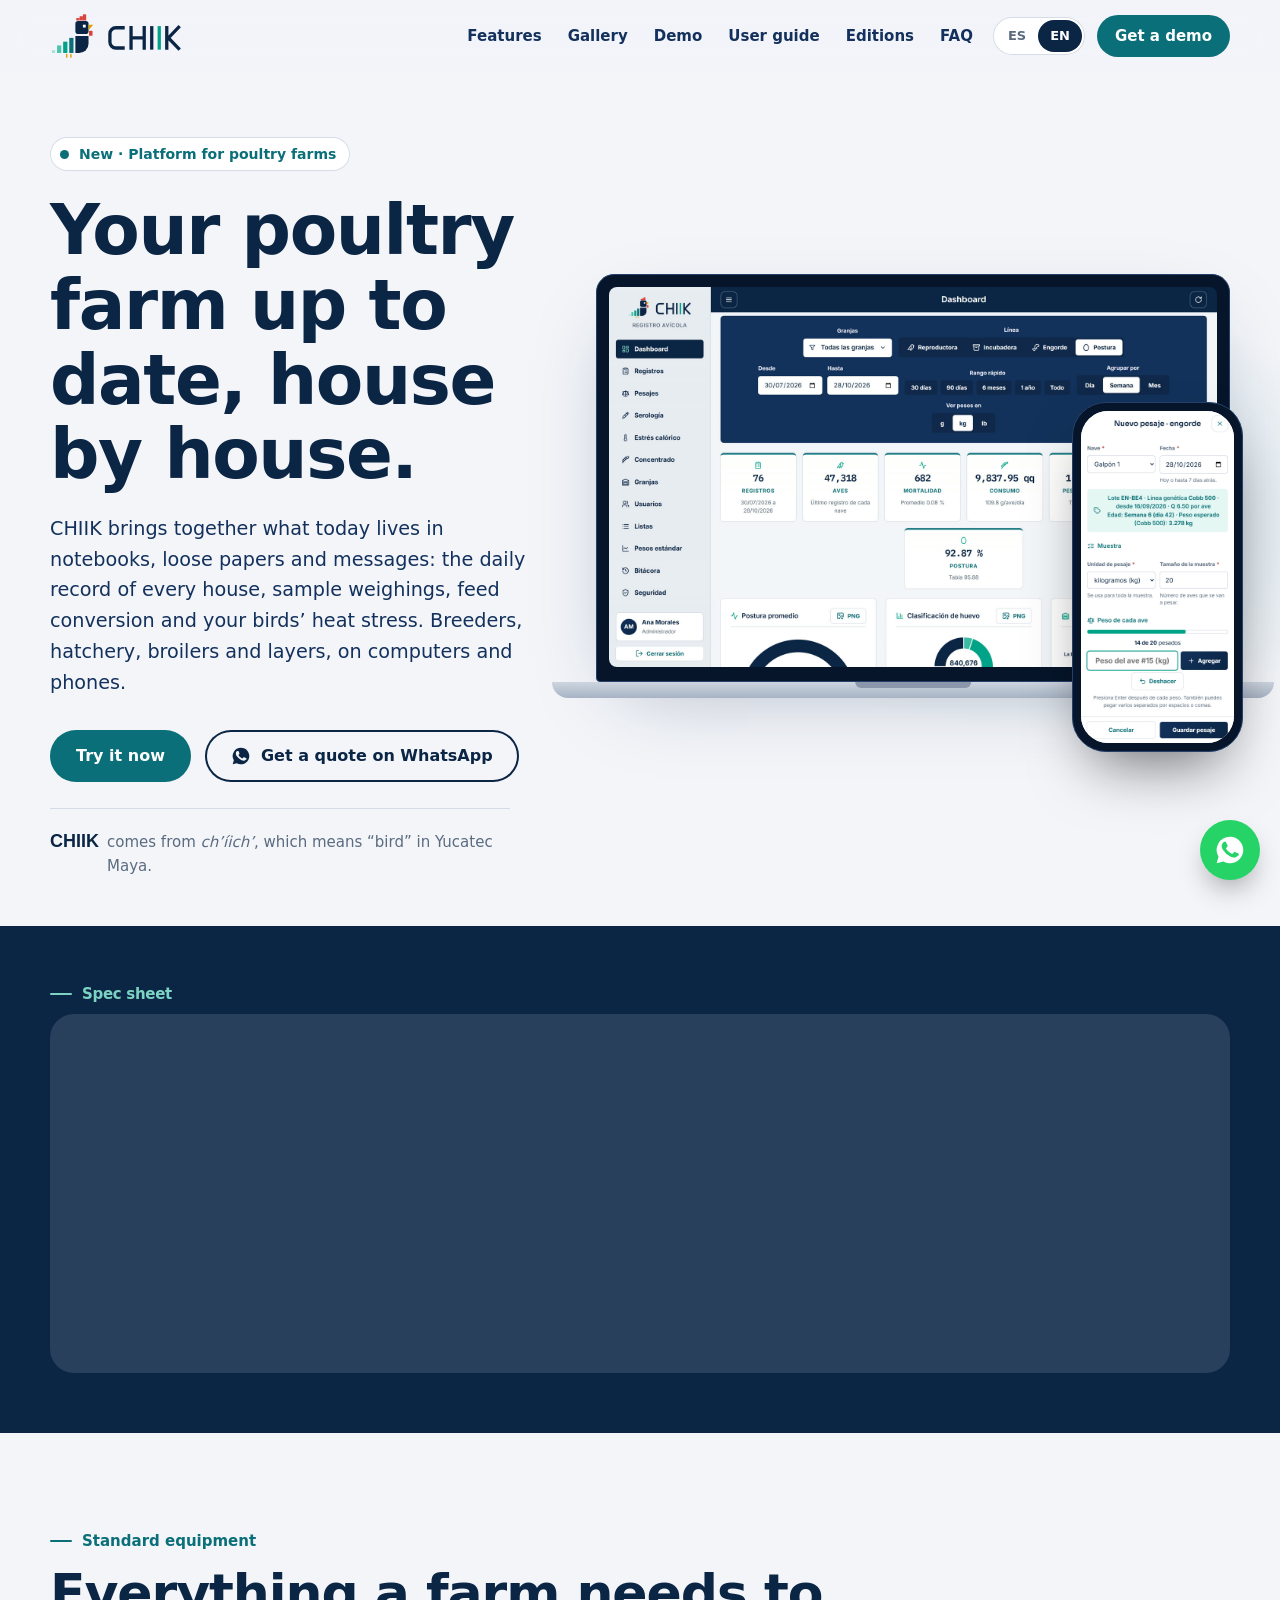
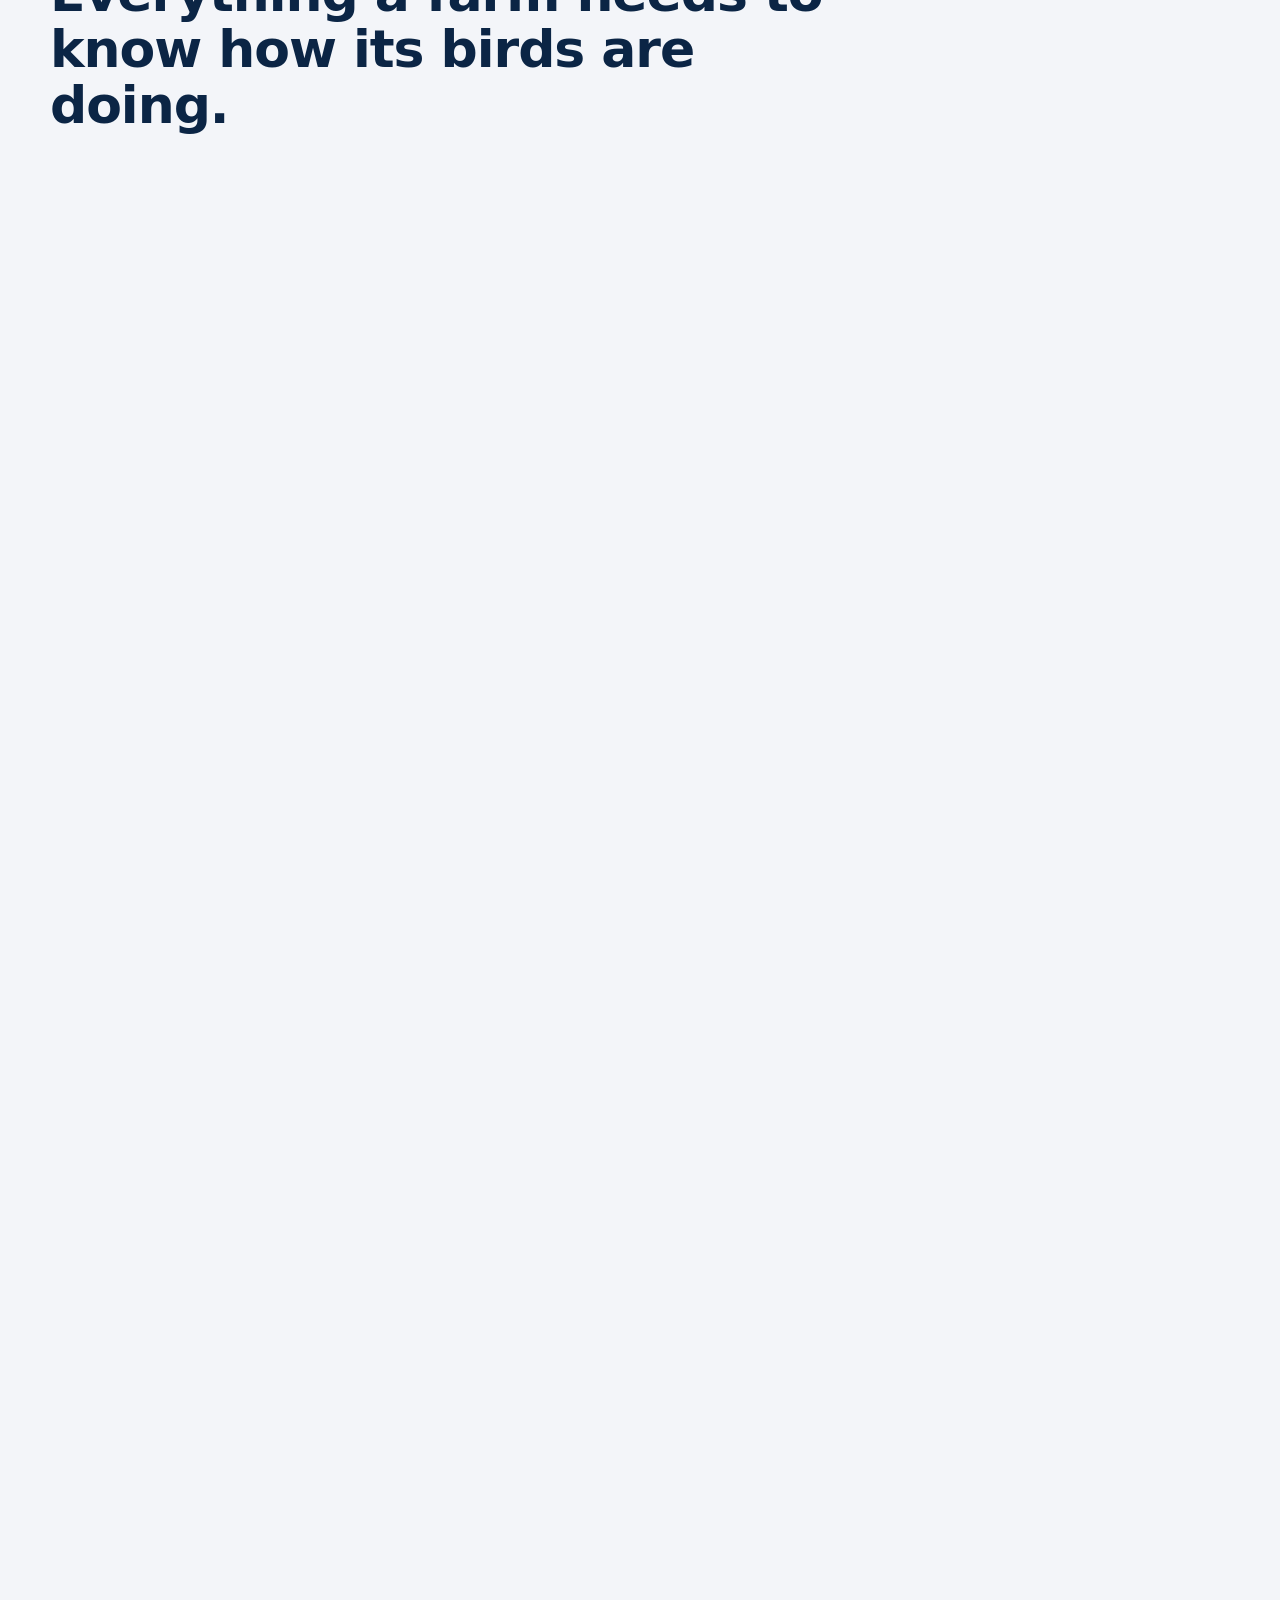
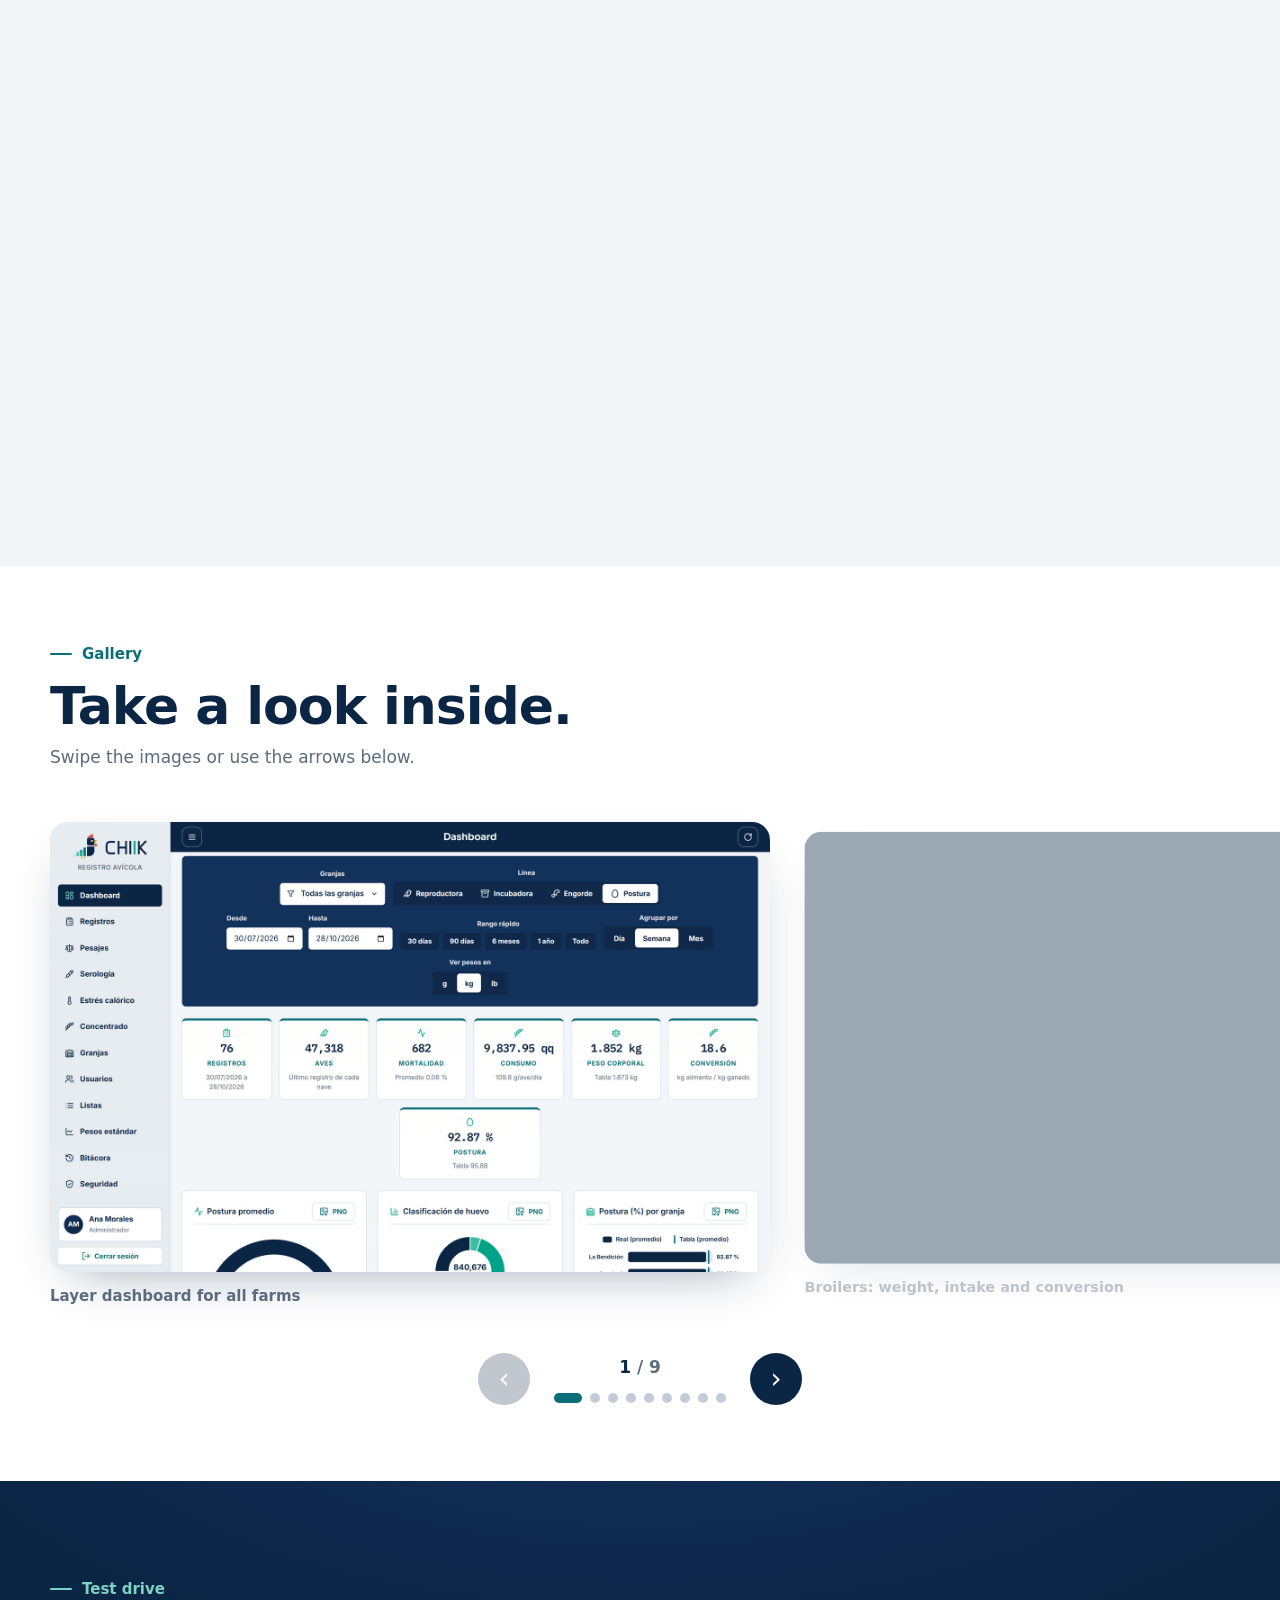
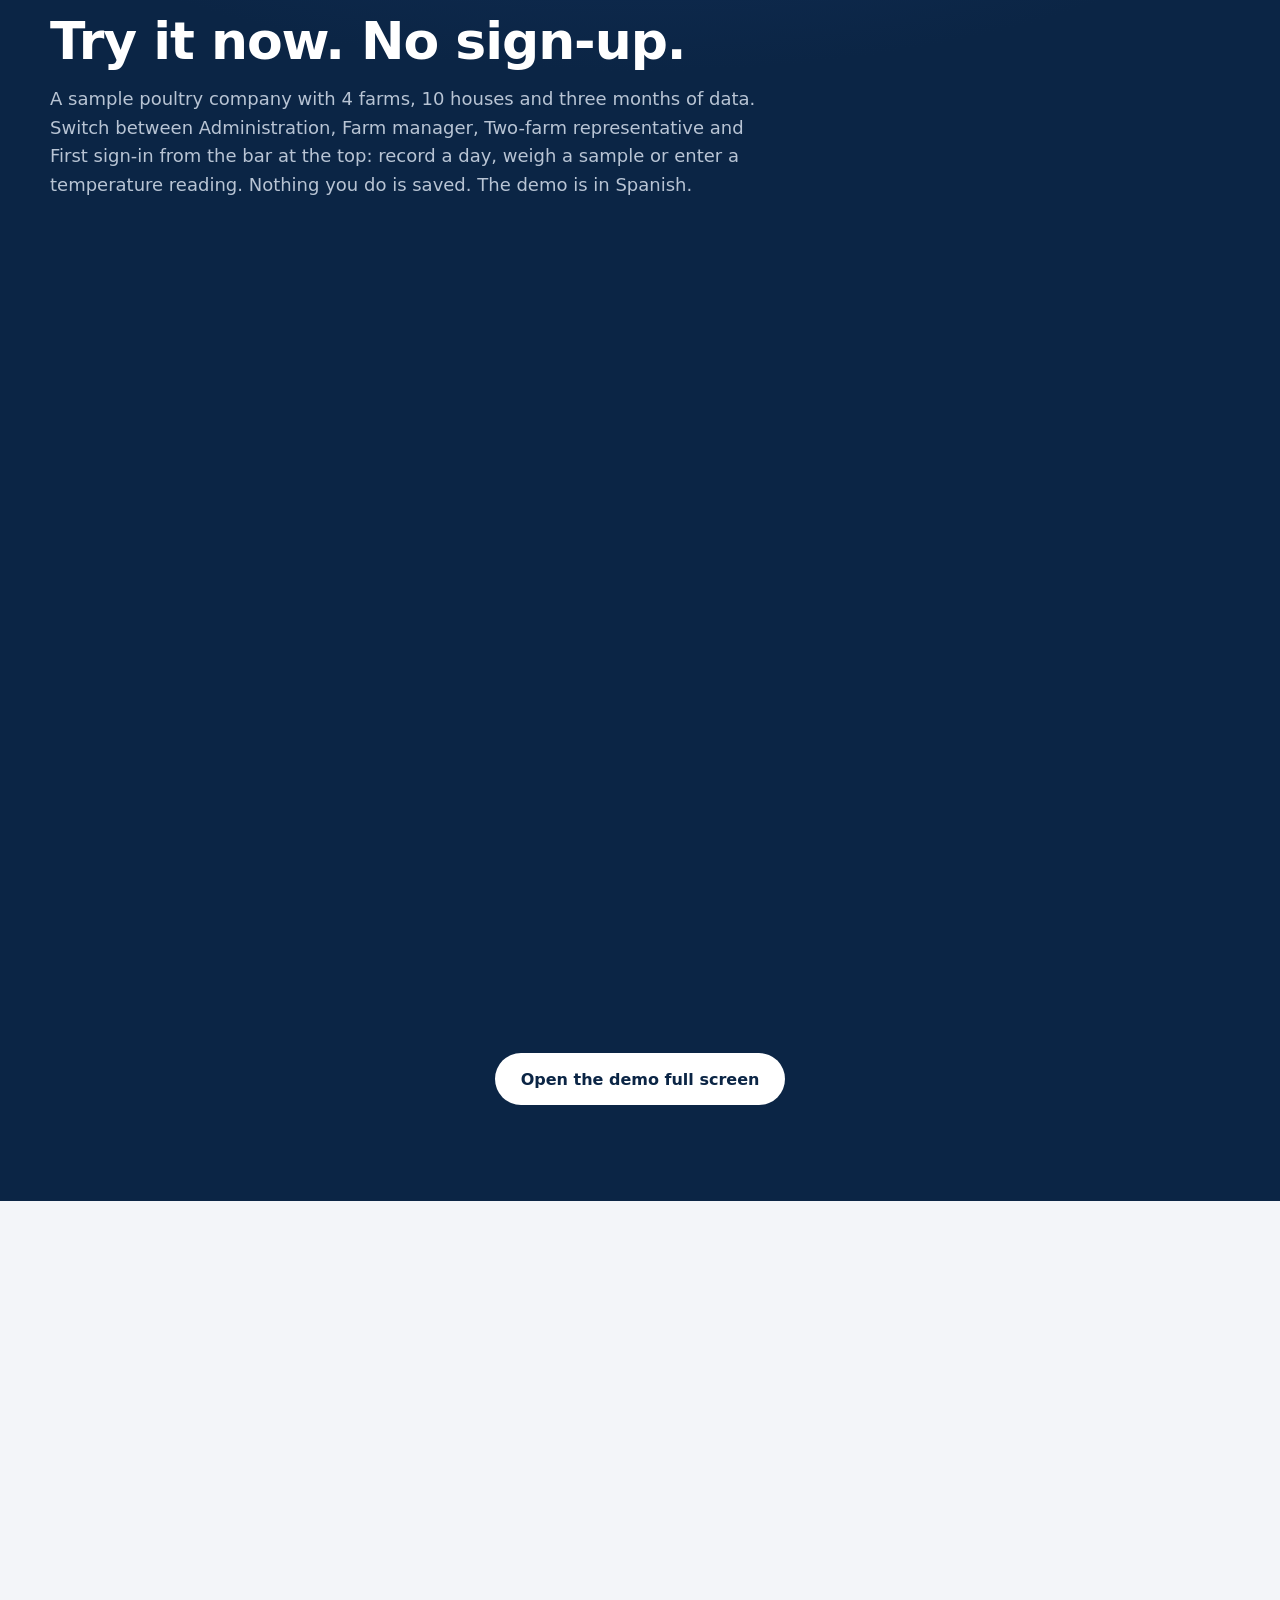
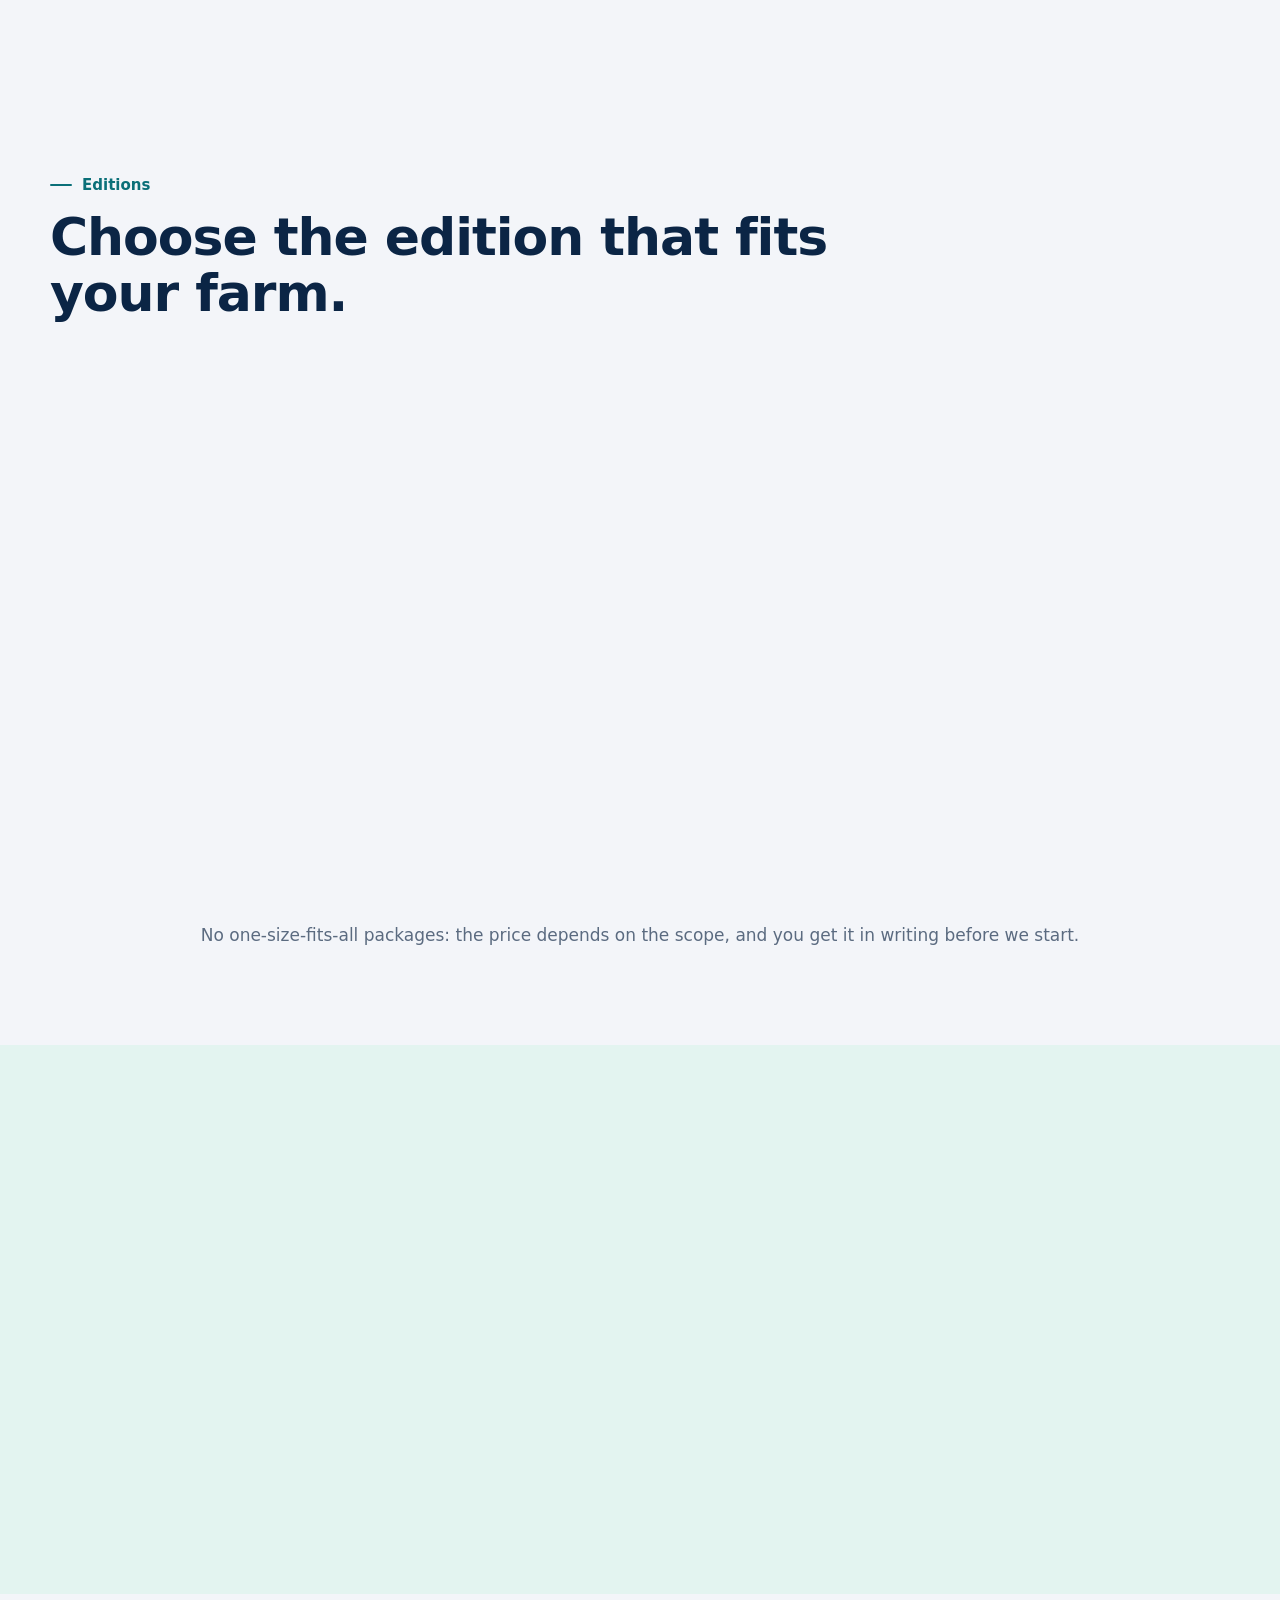
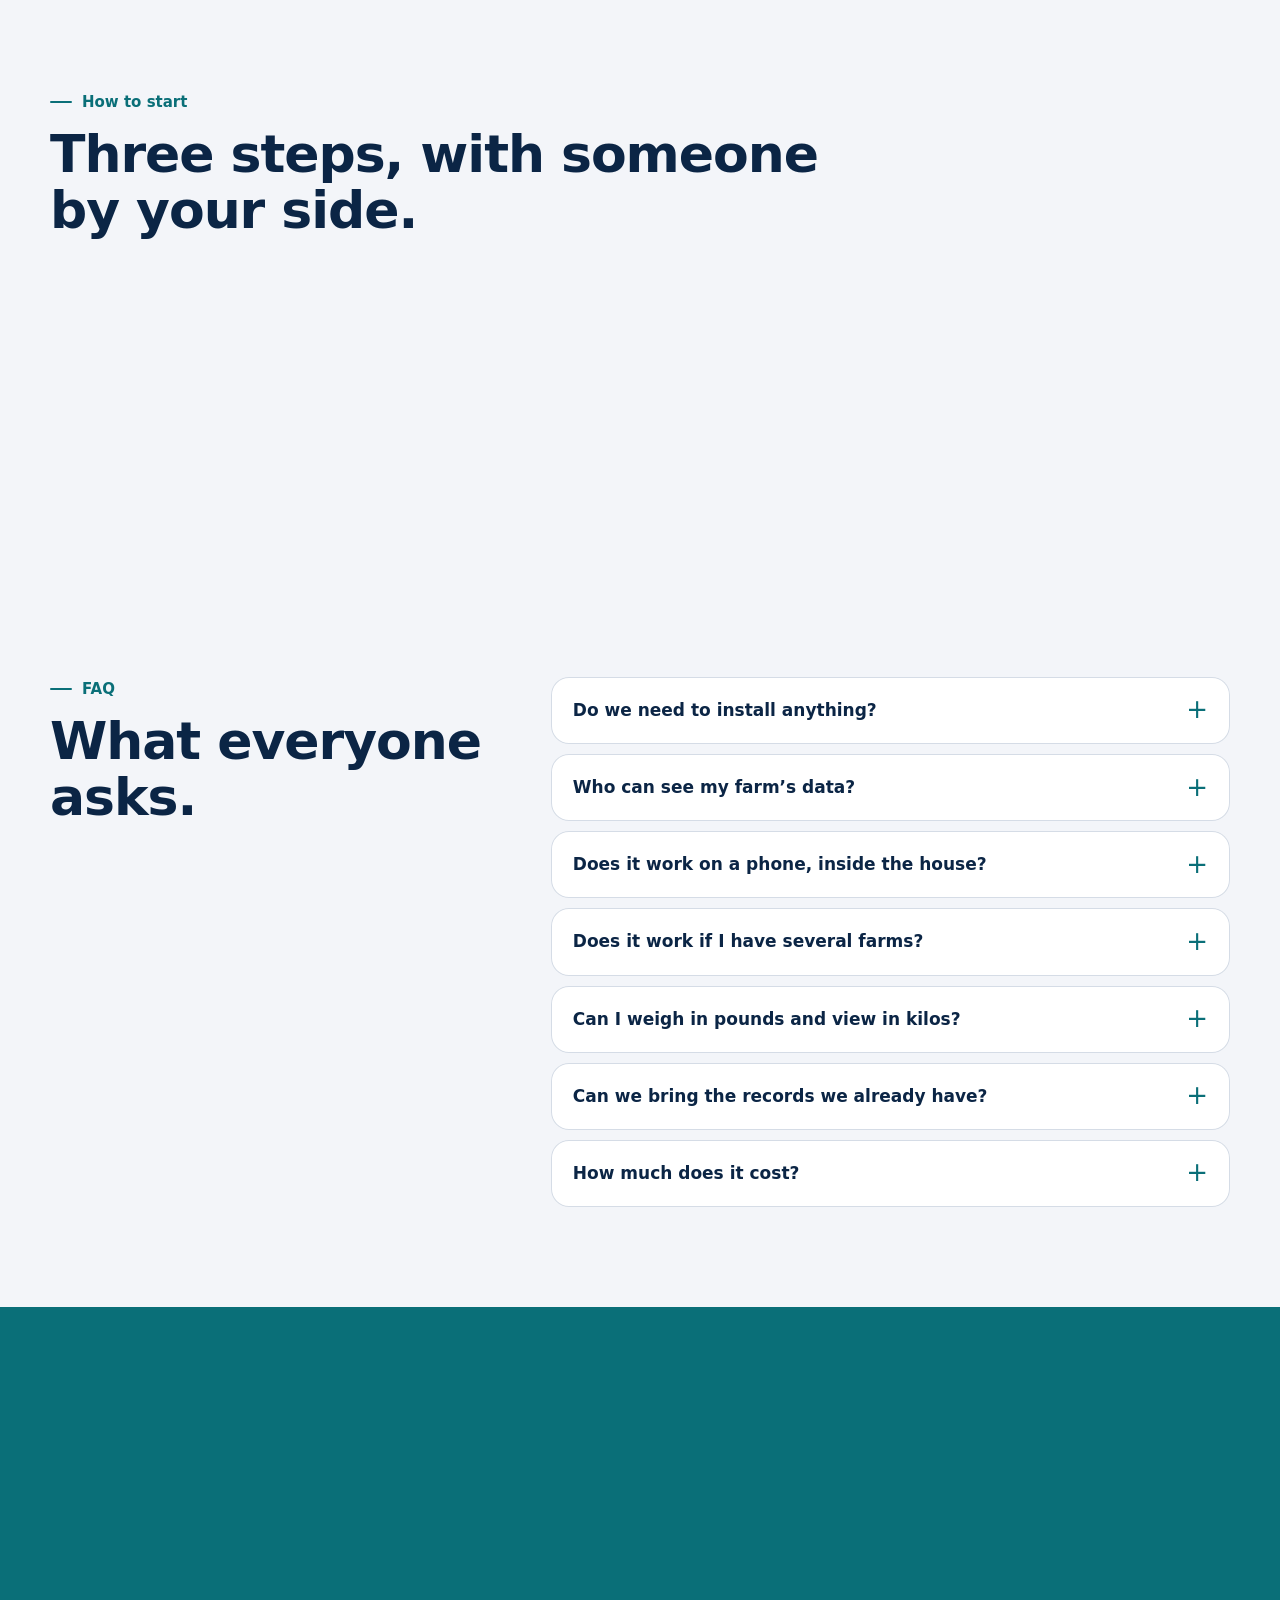
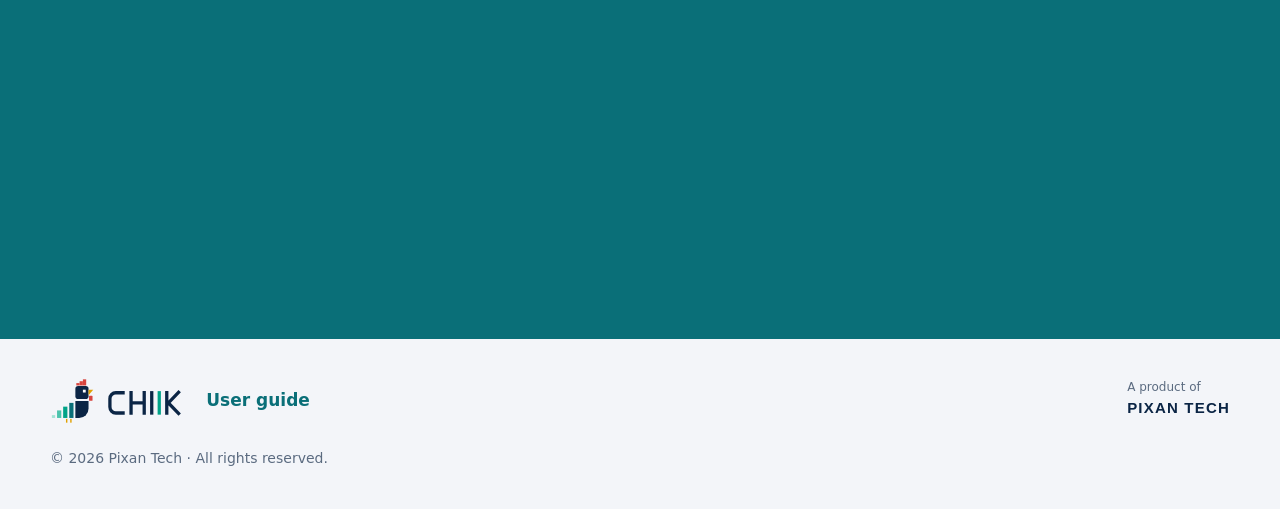
<file: index.html>
<!DOCTYPE html>
<html lang="es">
<head>
<meta charset="utf-8">
<meta name="viewport" content="width=device-width, initial-scale=1">
<meta http-equiv="Content-Security-Policy" content="default-src 'self'; img-src 'self' data:; style-src 'self' https://fonts.googleapis.com; font-src https://fonts.gstatic.com; script-src 'self'; frame-src 'self'; connect-src 'self'; base-uri 'self'; form-action 'none'; object-src 'none'">
<meta name="referrer" content="strict-origin-when-cross-origin">
<title>CHIIK · Su granja avícola al día, nave por nave</title>
<meta name="description" data-i18n-content="meta.desc" content="CHIIK es la plataforma para granjas avícolas: registro diario por nave, pesajes por muestra, conversión alimenticia y estrés calórico para postura, engorde, incubadora y reproductora, en la computadora y el celular.">
<link rel="canonical" href="https://saqmol.pixantech.net/">
<link rel="icon" href="img/favicon.svg" type="image/svg+xml">
<meta property="og:type" content="website">
<meta property="og:site_name" content="CHIIK">
<meta property="og:title" content="CHIIK · Su granja avícola al día, nave por nave">
<meta property="og:description" content="Registro diario por nave, pesajes por muestra, conversión alimenticia y estrés calórico. Un producto de Pixan Tech.">
<meta property="og:image" content="https://saqmol.pixantech.net/img/og.jpg">
<meta property="og:url" content="https://saqmol.pixantech.net/">
<meta name="twitter:card" content="summary_large_image">
<link rel="preconnect" href="https://fonts.googleapis.com">
<link rel="preconnect" href="https://fonts.gstatic.com" crossorigin>
<link href="https://fonts.googleapis.com/css2?family=IBM+Plex+Mono:wght@500;600&amp;family=Inter:wght@400;500;600;700&amp;family=Sora:wght@600;700&amp;display=swap" rel="stylesheet">
<link rel="stylesheet" href="css/landing.css?v=202610290">
<script src="js/frame-guard.js?v=202610290"></script>
<script src="js/landing.js?v=202610290" defer></script>
</head>
<body>
<a class="skip" href="#main" data-i18n="skip">Saltar al contenido</a>

<!-- ═════ CABECERA ═════ -->
<header class="hdr" id="top">
  <div class="wrap hdr-in">
    <a class="logo" href="#top" aria-label="CHIIK"><img src="img/marca/chiik-logo-claro.svg" alt="CHIIK" width="133" height="44"></a>
    <nav class="nav" aria-label="Principal" data-i18n-aria="nav.aria">
      <a href="#equipamiento" data-i18n="nav.features">Equipamiento</a>
      <a href="#galeria" data-i18n="nav.gallery">Galería</a>
      <a href="#demo" data-i18n="nav.demo">Demo</a>
      <a href="manual.html" data-i18n="nav.manual">Manual</a>
      <a href="#versiones" data-i18n="nav.editions">Versiones</a>
      <a href="#preguntas" data-i18n="nav.faq">Preguntas</a>
    </nav>
    <div class="hdr-act">
      <div class="lang" role="group" aria-label="Idioma / Language"><button type="button" data-lang="es">ES</button><button type="button" data-lang="en">EN</button></div>
      <a class="btn sm" data-wa="hdr" href="https://wa.me/50258253416" target="_blank" rel="noopener"><span data-i18n="cta.demo">Pida su demo</span></a>
    </div>
  </div>
</header>

<main id="main">
<!-- ═════ PORTADA ═════ -->
<section class="hero">
  <div class="wrap hero-in">
    <div class="hero-copy reveal">
      <p class="eyebrow"><span class="dot"></span><span data-i18n="hero.eyebrow">Nuevo · Plataforma para granjas avícolas</span></p>
      <h1 data-i18n="hero.title">Su granja avícola al día, nave por nave.</h1>
      <p class="lead" data-i18n="hero.sub">CHIIK reúne lo que hoy anda en cuadernos, hojas sueltas y mensajes: el registro diario de cada nave, los pesajes por muestra, la conversión alimenticia y el estrés calórico de sus aves. Postura, engorde, incubadora y reproductora, en la computadora y en el celular.</p>
      <div class="hero-cta">
        <a class="btn" href="#demo" data-i18n="cta.try">Pruébela ahora</a>
        <a class="btn ghost" data-wa="hero" href="https://wa.me/50258253416" target="_blank" rel="noopener">
          <svg viewBox="0 0 24 24" aria-hidden="true"><path d="M12 2a10 10 0 0 0-8.6 15.1L2 22l5-1.3A10 10 0 1 0 12 2zm5.8 14.2c-.2.7-1.4 1.3-2 1.4-.5.1-1.2.1-1.9-.1a17 17 0 0 1-1.7-.6 13.4 13.4 0 0 1-5.1-4.5c-.4-.5-1.3-1.8-1.3-3.4s.8-2.4 1.2-2.7c.3-.3.6-.4.8-.4h.6c.2 0 .4 0 .7.5l1 2.3c.1.2.1.4 0 .6l-.4.6-.5.5c-.2.2-.3.3-.1.6.2.3.8 1.4 1.8 2.2 1.2 1.1 2.2 1.4 2.5 1.6.3.1.5.1.7-.1l.9-1.1c.2-.3.4-.2.7-.1l2.2 1c.3.2.5.2.6.4.1.1.1.8-.2 1.6z"/></svg>
          <span data-i18n="cta.whatsapp">Cotice por WhatsApp</span></a>
      </div>
      <p class="maya"><b>CHIIK</b> <span data-i18n="hero.maya">viene de <i>ch’íich’</i>, que significa “ave” en maya yucateco.</span></p>
    </div>
    <div class="hero-visual reveal" aria-hidden="true">
      <div class="laptop"><div class="screen"><img data-shot="dash-admin" alt="" width="1600" height="1000" fetchpriority="high"></div><div class="base"></div></div>
      <div class="phone float"><div class="screen"><img data-shot="mobile-pesaje" alt="" width="780" height="1688"></div></div>
    </div>
  </div>
</section>

<!-- ═════ FICHA TÉCNICA ═════ -->
<section class="specs" aria-labelledby="specs-t">
  <div class="wrap">
    <h2 class="kicker" id="specs-t" data-i18n="specs.title">Ficha técnica</h2>
    <ul class="spec-grid">
      <li class="reveal"><b>4</b><span data-i18n="specs.lines">líneas de producción: reproductora, incubadora, engorde y postura</span></li>
      <li class="reveal"><b>2</b><span data-i18n="specs.roles">niveles de acceso: administración y representante de granja</span></li>
      <li class="reveal"><b>5</b><span data-i18n="specs.calc">valores que se calculan solos: peso real, % de peso ideal, conversión, estrés calórico y % de nacimiento</span></li>
      <li class="reveal"><b>3</b><span data-i18n="specs.units">unidades de peso para pesar y para ver: gramos, kilogramos y libras</span></li>
      <li class="reveal"><b>1,000</b><span data-i18n="specs.sample">aves por muestra de pesaje, una por una</span></li>
      <li class="reveal"><b>4</b><span data-i18n="specs.iec">niveles de estrés calórico, del confortable al crítico</span></li>
      <li class="reveal"><b>7</b><span data-i18n="specs.days">días hacia atrás para ponerse al día desde la granja</span></li>
      <li class="reveal"><b>100%</b><span data-i18n="specs.mobile">funcional en el celular, dentro de la nave</span></li>
    </ul>
  </div>
</section>

<!-- ═════ EQUIPAMIENTO ═════ -->
<section class="features" id="equipamiento" aria-labelledby="feat-t">
  <div class="wrap">
    <p class="kicker" data-i18n="feat.kicker">Equipamiento de serie</p>
    <h2 class="h2" id="feat-t" data-i18n="feat.title">Todo lo que una granja necesita para saber cómo van sus aves.</h2>

    <article class="feat reveal">
      <div class="feat-img duo">
        <div class="laptop sm"><div class="screen"><img data-shot="registros" alt="Registros diarios de postura por nave" data-i18n-alt="alt.records" loading="lazy" width="1600" height="1000"></div><div class="base"></div></div>
        <div class="phone sm"><div class="screen"><img data-shot="mobile-registro-form" alt="Registro diario en el celular" data-i18n-alt="alt.recordPhone" loading="lazy" width="780" height="1688"></div></div>
      </div>
      <div class="feat-txt">
        <span class="tag" data-i18n="f1.tag">Registro diario</span>
        <h3 data-i18n="f1.title">El día de cada nave, en un solo formulario.</h3>
        <p data-i18n="f1.text">Número de aves, edad, mortalidad, consumo de alimento, postura y clasificación de huevo, o huevo incubable y nacimientos en la incubadora. CHIIK ya sabe qué lote ocupa la nave y su línea genética, y no deja registrar dos veces el mismo día.</p>
        <ul class="ticks"><li data-i18n="f1.b1">Un formulario propio para cada línea de producción</li><li data-i18n="f1.b2">Un registro por nave y por día, sin duplicados</li><li data-i18n="f1.b3">Cada corrección pide un motivo y queda en la bitácora</li></ul>
      </div>
    </article>

    <article class="feat rev reveal">
      <div class="feat-img duo">
        <div class="laptop sm"><div class="screen"><img data-shot="pesaje-form" alt="Pesaje de una muestra de aves" data-i18n-alt="alt.weigh" loading="lazy" width="1600" height="1000"></div><div class="base"></div></div>
        <div class="phone sm"><div class="screen"><img data-shot="mobile-pesaje" alt="Pesaje por muestra en el celular" data-i18n-alt="alt.weighPhone" loading="lazy" width="780" height="1688"></div></div>
      </div>
      <div class="feat-txt">
        <span class="tag" data-i18n="f2.tag">Pesajes por muestra</span>
        <h3 data-i18n="f2.title">Pese ave por ave. CHIIK saca las cuentas.</h3>
        <p data-i18n="f2.text">Elija la nave, el tamaño de la muestra y la unidad de su balanza. Escriba cada peso y oprima Enter: el promedio, el mínimo, el máximo, el coeficiente de variación y la uniformidad aparecen al momento. El promedio pasa solo al registro del día.</p>
        <ul class="ticks"><li data-i18n="f2.b1">En gramos, kilogramos o libras, y se ve en la que usted prefiera</li><li data-i18n="f2.b2">Uniformidad y CV sin calculadora</li><li data-i18n="f2.b3">Si se cierra sin querer, la muestra a medias se recupera</li></ul>
      </div>
    </article>

    <article class="feat reveal">
      <div class="feat-img"><div class="laptop sm"><div class="screen"><img data-shot="pesajes-engorde" alt="Pesajes de engorde con conversión alimenticia" data-i18n-alt="alt.fcr" loading="lazy" width="1600" height="1000"></div><div class="base"></div></div></div>
      <div class="feat-txt">
        <span class="tag" data-i18n="f3.tag">Conversión alimenticia</span>
        <h3 data-i18n="f3.title">La conversión, calculada sola en cada pesaje.</h3>
        <p data-i18n="f3.text">CHIIK suma el alimento que el lote consumió desde el pesaje anterior y lo divide entre los kilos que ganó. Sin hojas de cálculo ni fórmulas: el dato está listo el mismo día que se pesa, para cada nave y cada lote.</p>
        <ul class="ticks"><li data-i18n="f3.b1">Kilos de alimento entre kilos ganados, pesaje contra pesaje</li><li data-i18n="f3.b2">El consumo se escribe en quintales, como en la granja</li><li data-i18n="f3.b3">Peso real contra la tabla de su línea genética</li></ul>
      </div>
    </article>

    <article class="feat rev reveal">
      <div class="feat-img duo">
        <div class="laptop sm"><div class="screen"><img data-shot="ambiente" alt="Mapa de calor del estrés calórico por nave" data-i18n-alt="alt.heat" loading="lazy" width="1600" height="1000"></div><div class="base"></div></div>
        <div class="phone sm"><div class="screen"><img data-shot="mobile-ambiente" alt="Estrés calórico en el celular" data-i18n-alt="alt.heatPhone" loading="lazy" width="780" height="1688"></div></div>
      </div>
      <div class="feat-txt">
        <span class="tag" data-i18n="f4.tag">Estrés calórico</span>
        <h3 data-i18n="f4.title">El calor de cada nave, en un mapa de colores.</h3>
        <p data-i18n="f4.text">Anote la temperatura y la humedad cuando quiera: CHIIK calcula el índice de estrés calórico, le dice el nivel al instante y guarda la hora de cada lectura. El mapa de calor muestra qué naves sufren y en qué días.</p>
        <ul class="ticks"><li data-i18n="f4.b1">Confortable, alteración, estrés marcado o crítico</li><li data-i18n="f4.b2">Historial de lecturas con fecha y hora</li><li data-i18n="f4.b3">El máximo del día pasa al registro de la nave</li></ul>
      </div>
    </article>

    <article class="feat reveal">
      <div class="feat-img"><div class="laptop sm"><div class="screen"><img data-shot="dash-admin-graficos" alt="Dashboard con indicadores y gráficos" data-i18n-alt="alt.dash" loading="lazy" width="1600" height="1000"></div><div class="base"></div></div></div>
      <div class="feat-txt">
        <span class="tag" data-i18n="f5.tag">Dashboard</span>
        <h3 data-i18n="f5.title">Toda la producción, de un vistazo.</h3>
        <p data-i18n="f5.text">Indicadores, medidores y gráficos por línea de producción, con filtros por granja, sector, nave y fechas, por día, semana o mes. Compare granjas o naves entre sí, ordene cada tabla de la A a la Z y descargue los datos o los gráficos.</p>
        <ul class="ticks"><li data-i18n="f5.b1">Comparativo por granja o por nave</li><li data-i18n="f5.b2">Real contra tabla en cada gráfico</li><li data-i18n="f5.b3">Tablas en CSV y gráficos en imagen</li></ul>
      </div>
    </article>

    <article class="feat rev reveal">
      <div class="feat-img duo">
        <div class="laptop sm"><div class="screen"><img data-shot="granja-estructura" alt="Sectores, naves y lotes de una granja" data-i18n-alt="alt.farm" loading="lazy" width="1600" height="1000"></div><div class="base"></div></div>
        <div class="phone sm"><div class="screen"><img data-shot="mobile-granja" alt="La granja en el celular" data-i18n-alt="alt.farmPhone" loading="lazy" width="780" height="1688"></div></div>
      </div>
      <div class="feat-txt">
        <span class="tag" data-i18n="f6.tag">Granjas, naves y lotes</span>
        <h3 data-i18n="f6.title">Su granja, organizada como usted la trabaja.</h3>
        <p data-i18n="f6.text">Cada granja arma sus sectores, sus naves y sus lotes, con la ficha de cada línea de producción. Una nave en remodelación se desactiva sin perder su historia, y cada lote lleva su línea genética desde el primer día.</p>
        <ul class="ticks"><li data-i18n="f6.b1">Sectores, naves y lotes por línea de producción</li><li data-i18n="f6.b2">Desactivar no borra: la historia se conserva</li><li data-i18n="f6.b3">Ficha de origen, incubadora y vacunación por línea</li></ul>
      </div>
    </article>

    <article class="feat reveal">
      <div class="feat-img"><div class="laptop sm"><div class="screen"><img data-shot="bitacora" alt="Bitácora de cambios con justificación" data-i18n-alt="alt.log" loading="lazy" width="1600" height="1000"></div><div class="base"></div></div></div>
      <div class="feat-txt">
        <span class="tag" data-i18n="f7.tag">Accesos y seguridad</span>
        <h3 data-i18n="f7.title">Cada quien ve lo suyo. Cada cambio queda escrito.</h3>
        <p data-i18n="f7.text">La administración crea cada cuenta y decide qué granjas ve cada representante. Nadie entra sin su correo y su contraseña, cada cambio queda en la bitácora con su autor, su hora y su motivo, y la sesión se cierra sola si nadie la usa.</p>
        <ul class="ticks"><li data-i18n="f7.b1">Cuentas creadas solo por la administración</li><li data-i18n="f7.b2">Bitácora con autor, hora y motivo</li><li data-i18n="f7.b3">Revisión de integridad de los datos</li></ul>
      </div>
    </article>
  </div>
</section>

<!-- ═════ GALERÍA ═════ -->
<section class="gallery" id="galeria" aria-labelledby="gal-t">
  <div class="wrap">
    <p class="kicker" data-i18n="gal.kicker">Galería</p>
    <h2 class="h2" id="gal-t" data-i18n="gal.title">Mírela por dentro.</h2>
    <p class="gal-hint" data-i18n="gal.hint">Deslice las imágenes o use las flechas de abajo.</p>
  </div>
  <div class="gal-track" id="galTrack" tabindex="0" aria-label="Capturas de CHIIK" data-i18n-aria="gal.aria">
    <figure><img data-shot="dash-admin" alt="" loading="lazy" width="1600" height="1000"><figcaption data-i18n="gal.c1">Dashboard de postura de todas las granjas</figcaption></figure>
    <figure><img data-shot="dash-engorde" alt="" loading="lazy" width="1600" height="1000"><figcaption data-i18n="gal.c2">Engorde: peso, consumo y conversión</figcaption></figure>
    <figure class="tall"><img data-shot="mobile-granja" alt="" loading="lazy" width="780" height="1688"><figcaption data-i18n="gal.c3">La granja, en el celular</figcaption></figure>
    <figure><img data-shot="registro-form" alt="" loading="lazy" width="1600" height="1000"><figcaption data-i18n="gal.c4">Registro diario de postura</figcaption></figure>
    <figure><img data-shot="lectura-form" alt="" loading="lazy" width="1600" height="1000"><figcaption data-i18n="gal.c5">Lectura de temperatura y humedad</figcaption></figure>
    <figure class="tall"><img data-shot="mobile-dash" alt="" loading="lazy" width="780" height="1688"><figcaption data-i18n="gal.c6">El dashboard, en el celular</figcaption></figure>
    <figure><img data-shot="dash-incubadora" alt="" loading="lazy" width="1600" height="1000"><figcaption data-i18n="gal.c7">Incubadora: porcentaje de nacimiento</figcaption></figure>
    <figure><img data-shot="usuarios" alt="" loading="lazy" width="1600" height="1000"><figcaption data-i18n="gal.c8">Cuentas y granjas asignadas</figcaption></figure>
    <figure><img data-shot="granjas" alt="" loading="lazy" width="1600" height="1000"><figcaption data-i18n="gal.c9">Todas las granjas de la empresa</figcaption></figure>
  </div>
  <div class="wrap gal-ctrl">
    <button type="button" class="round" data-gal="-1" aria-label="Anterior" data-i18n-aria="gal.prev">‹</button>
    <div class="gal-mid">
      <p class="gal-count" aria-live="polite"><b id="galNum">1</b> / <span id="galTot">9</span></p>
      <div class="gal-dots" id="galDots"></div>
    </div>
    <button type="button" class="round" data-gal="1" aria-label="Siguiente" data-i18n-aria="gal.next">›</button>
  </div>
</section>

<!-- ═════ DEMO ═════ -->
<section class="demo" id="demo" aria-labelledby="demo-t">
  <div class="wrap">
    <p class="kicker light" data-i18n="demo.kicker">Prueba de manejo</p>
    <h2 class="h2 light" id="demo-t" data-i18n="demo.title">Pruébela ahora. Sin registrarse.</h2>
    <p class="demo-sub" data-i18n="demo.sub">Una empresa avícola de ejemplo con 4 granjas, 10 naves y tres meses de datos. Cambie entre Administración, Encargado de granja, Representante de dos granjas y Primer ingreso desde la barra de arriba: registre un día, pese una muestra o anote una lectura de temperatura. Nada de lo que haga se guarda.</p>
    <div class="demo-frame reveal">
      <div class="demo-bar"><span></span><span></span><span></span><b>CHIIK</b></div>
      <iframe id="demoFrame" title="Demo interactiva de CHIIK" data-i18n-title="demo.iframe" loading="lazy" data-src="demo/"></iframe>
    </div>
    <p class="demo-open"><a class="btn light" id="demoOpen" href="demo/" target="_blank" rel="noopener" data-i18n="demo.open">Abrir la demo en pantalla completa</a></p>
  </div>
</section>

<!-- ═════ MANUAL ═════ -->
<section class="guide" aria-labelledby="guide-t">
  <div class="wrap guide-in">
    <div class="reveal">
      <p class="kicker" data-i18n="guide.kicker">Manual de uso</p>
      <h2 class="h2" id="guide-t" data-i18n="guide.title">Cómo se usa, perfil por perfil.</h2>
      <p data-i18n="guide.text">Qué ve cada nivel de acceso, cómo se llena cada formulario campo por campo, qué se guarda en cada tabla y qué se calcula solo. Con capturas de cada pantalla.</p>
      <p><a class="btn" href="manual.html" data-i18n="guide.cta">Leer el manual</a></p>
    </div>
    <ul class="guide-list reveal">
      <li><b data-i18n="guide.l1">Administración</b><span data-i18n="guide.l1t">Granjas, cuentas, listas, seguridad y todos los datos.</span></li>
      <li><b data-i18n="guide.l2">Encargado de granja</b><span data-i18n="guide.l2t">Su granja, sus naves, sus lotes y el registro de cada día.</span></li>
      <li><b data-i18n="guide.l3">Representante de varias granjas</b><span data-i18n="guide.l3t">Cada granja por separado, con un solo acceso.</span></li>
      <li><b data-i18n="guide.l4">Primer ingreso</b><span data-i18n="guide.l4t">La contraseña temporal y la propia.</span></li>
    </ul>
  </div>
</section>

<!-- ═════ VERSIONES ═════ -->
<section class="editions" id="versiones" aria-labelledby="ed-t">
  <div class="wrap">
    <p class="kicker" data-i18n="ed.kicker">Versiones</p>
    <h2 class="h2" id="ed-t" data-i18n="ed.title">Elija la versión que va con su granja.</h2>
    <div class="ed-grid">
      <article class="ed reveal">
        <h3 data-i18n="ed.e1">Esencial</h3>
        <p class="ed-for" data-i18n="ed.e1for">Para dejar el cuaderno desde el primer día.</p>
        <ul class="ticks"><li data-i18n="ed.e1b1">Registro diario de una línea de producción</li><li data-i18n="ed.e1b2">Dashboard con indicadores y gráficos</li><li data-i18n="ed.e1b3">Tablas ordenables de la A a la Z y descarga en CSV</li><li data-i18n="ed.e1b4">Cuentas para la administración y los representantes</li></ul>
        <a class="btn ghost" data-wa="esencial" href="https://wa.me/50258253416" target="_blank" rel="noopener" data-i18n="ed.quote">Cotizar</a>
      </article>
      <article class="ed best reveal">
        <span class="badge" data-i18n="ed.popular">Recomendada</span>
        <h3 data-i18n="ed.e2">Profesional</h3>
        <p class="ed-for" data-i18n="ed.e2for">Para granjas que quieren medirlo todo.</p>
        <ul class="ticks"><li data-i18n="ed.e2b1">Todo lo de Esencial</li><li data-i18n="ed.e2b2">Las 4 líneas: reproductora, incubadora, engorde y postura</li><li data-i18n="ed.e2b3">Sectores, naves y lotes con su línea genética</li><li data-i18n="ed.e2b4">Pesajes por muestra y conversión alimenticia</li><li data-i18n="ed.e2b5">Estrés calórico con mapa de calor</li></ul>
        <a class="btn amber" data-wa="profesional" href="https://wa.me/50258253416" target="_blank" rel="noopener" data-i18n="ed.quote">Cotizar</a>
      </article>
      <article class="ed reveal">
        <h3 data-i18n="ed.e3">A la medida</h3>
        <p class="ed-for" data-i18n="ed.e3for">Para empresas con varias granjas o reglas propias.</p>
        <ul class="ticks"><li data-i18n="ed.e3b1">Todo lo de Profesional</li><li data-i18n="ed.e3b2">Varias granjas y representantes</li><li data-i18n="ed.e3b3">Campos y fichas a su medida</li><li data-i18n="ed.e3b4">Migración de sus registros actuales</li><li data-i18n="ed.e3b5">Capacitación para su equipo</li></ul>
        <a class="btn ghost" data-wa="medida" href="https://wa.me/50258253416" target="_blank" rel="noopener" data-i18n="ed.quote">Cotizar</a>
      </article>
    </div>
    <p class="ed-note" data-i18n="ed.note">Sin paquetes genéricos: el precio depende del alcance y lo recibe por escrito antes de empezar.</p>
  </div>
</section>

<!-- ═════ INDUSTRIA ═════ -->
<section class="industry" aria-labelledby="ind-t">
  <div class="wrap ind-in">
    <div class="reveal">
      <p class="kicker" data-i18n="ind.kicker">Hecho para la avicultura</p>
      <h2 class="h2" id="ind-t" data-i18n="ind.title">De las fichas en papel a la granja que se mide sola.</h2>
      <p data-i18n="ind.text">CHIIK nació de las fichas con las que ya trabajan las granjas: la ficha de origen de cada línea, el registro zootécnico, la tabla de pesos de la línea genética y la escala de estrés calórico. Los mismos campos, ahora en el celular de quien está en la nave y en la pantalla de quien decide.</p>
      <ul class="chips"><li data-i18n="ind.c1">Granjas de postura</li><li data-i18n="ind.c2">Granjas de engorde</li><li data-i18n="ind.c3">Plantas incubadoras</li><li data-i18n="ind.c4">Reproductoras</li><li data-i18n="ind.c5">Empresas con varias granjas</li><li data-i18n="ind.c6">Asesores técnicos</li></ul>
    </div>
    <ol class="before-after reveal">
      <li><span data-i18n="ind.b">Antes</span><p data-i18n="ind.b1">Registros en cuadernos, pesajes en papel y la conversión calculada a mano, días después.</p></li>
      <li class="after"><span data-i18n="ind.a">Con CHIIK</span><p data-i18n="ind.a1">Cada nave registra su día desde el celular y la administración ve todas las granjas al momento.</p></li>
    </ol>
  </div>
</section>

<!-- ═════ CÓMO EMPEZAR ═════ -->
<section class="steps" aria-labelledby="st-t">
  <div class="wrap">
    <p class="kicker" data-i18n="st.kicker">Cómo empezar</p>
    <h2 class="h2" id="st-t" data-i18n="st.title">En tres pasos, con alguien que lo acompaña.</h2>
    <ol class="step-grid">
      <li class="reveal"><b>1</b><h3 data-i18n="st.s1">Nos escribe</h3><p data-i18n="st.s1t">Nos cuenta cómo registra hoy su granja en un mensaje de WhatsApp. La primera conversación no tiene costo.</p></li>
      <li class="reveal"><b>2</b><h3 data-i18n="st.s2">Lo preparamos</h3><p data-i18n="st.s2t">Cargamos sus granjas, líneas, sectores, naves y lotes. Recibe el alcance, el precio y los plazos por escrito.</p></li>
      <li class="reveal"><b>3</b><h3 data-i18n="st.s3">Su granja lo usa</h3><p data-i18n="st.s3t">Capacitamos a la administración y a los encargados, y acompañamos los primeros registros.</p></li>
    </ol>
  </div>
</section>

<!-- ═════ PREGUNTAS ═════ -->
<section class="faq" id="preguntas" aria-labelledby="faq-t">
  <div class="wrap faq-in">
    <div>
      <p class="kicker" data-i18n="faq.kicker">Preguntas</p>
      <h2 class="h2" id="faq-t" data-i18n="faq.title">Lo que todos preguntan.</h2>
    </div>
    <div class="faq-list">
      <details><summary data-i18n="q1">¿Hay que instalar algo?</summary><p data-i18n="a1">No. CHIIK funciona en el navegador de la computadora y del celular. Cada persona entra con su correo y su contraseña.</p></details>
      <details><summary data-i18n="q2">¿Quién puede ver los datos de mi granja?</summary><p data-i18n="a2">Solo las personas a las que la administración les dio acceso. Cada representante ve únicamente las granjas que tiene asignadas, una a la vez. Nadie puede crearse una cuenta por su cuenta, la sesión se cierra sola tras 30 minutos sin uso y cada cambio queda en la bitácora con su autor, su hora y su motivo.</p></details>
      <details><summary data-i18n="q3">¿Funciona en el celular, dentro de la nave?</summary><p data-i18n="a3">Sí, al cien por ciento: el encargado registra el día, pesa la muestra y anota la temperatura desde su teléfono. Necesita conexión a internet para guardar.</p></details>
      <details><summary data-i18n="q4">¿Sirve si tengo varias granjas?</summary><p data-i18n="a4">Sí. La administración ve y compara todas las granjas; cada granja trabaja por separado con sus propios sectores, naves y lotes, y un representante puede tener más de una.</p></details>
      <details><summary data-i18n="q5">¿Puedo pesar en libras y ver en kilos?</summary><p data-i18n="a5">Sí. Cada muestra se pesa en gramos, kilogramos o libras, según su balanza, y cada quien elige en qué unidad ver los pesos. El alimento se anota en quintales.</p></details>
      <details><summary data-i18n="q6">¿Podemos pasar los registros que ya tenemos?</summary><p data-i18n="a6">Sí. En la versión A la medida pasamos a CHIIK sus granjas, lotes y registros actuales.</p></details>
      <details><summary data-i18n="q7">¿Cuánto cuesta?</summary><p data-i18n="a7">Depende de la versión y de lo que haya que adaptar. Escríbanos y en la primera conversación le damos un rango de precio, sin costo.</p></details>
    </div>
  </div>
</section>

<!-- ═════ CIERRE ═════ -->
<section class="final">
  <div class="wrap final-in reveal">
    <img class="mark" src="img/marca/chiik-simbolo-blanco.svg" alt="" width="72" height="75">
    <h2 data-i18n="final.title">Que cada nave cuente cómo va.</h2>
    <p data-i18n="final.text">Cuéntenos cómo registra hoy su granja y le mostramos CHIIK con sus propias líneas y naves.</p>
    <a class="btn light big" data-wa="final" href="https://wa.me/50258253416" target="_blank" rel="noopener"><span data-i18n="cta.whatsapp2">Escríbanos por WhatsApp</span></a>
  </div>
</section>
</main>

<footer class="ftr">
  <div class="wrap ftr-in">
    <a class="logo" href="#top" aria-label="CHIIK"><img src="img/marca/chiik-logo-claro.svg" alt="CHIIK" width="133" height="44"></a>
    <a class="ftr-link" href="manual.html" data-i18n="ftr.manual">Manual de uso</a>
    <a class="pixan" href="https://www.pixantech.net" target="_blank" rel="noopener">
      <img src="img/pixan-emblem-black.png" alt="" width="56" height="42" loading="lazy">
      <span><small data-i18n="ftr.by">Un producto de</small><b>PIXAN TECH</b></span>
    </a>
    <p class="copy">© <span id="year">2026</span> Pixan Tech · <span data-i18n="ftr.rights">Todos los derechos reservados.</span></p>
  </div>
</footer>
<a class="wa-float" data-wa="float" href="https://wa.me/50258253416" target="_blank" rel="noopener" aria-label="WhatsApp">
  <svg viewBox="0 0 24 24" aria-hidden="true"><path d="M12 2a10 10 0 0 0-8.6 15.1L2 22l5-1.3A10 10 0 1 0 12 2zm5.8 14.2c-.2.7-1.4 1.3-2 1.4-.5.1-1.2.1-1.9-.1a17 17 0 0 1-1.7-.6 13.4 13.4 0 0 1-5.1-4.5c-.4-.5-1.3-1.8-1.3-3.4s.8-2.4 1.2-2.7c.3-.3.6-.4.8-.4h.6c.2 0 .4 0 .7.5l1 2.3c.1.2.1.4 0 .6l-.4.6-.5.5c-.2.2-.3.3-.1.6.2.3.8 1.4 1.8 2.2 1.2 1.1 2.2 1.4 2.5 1.6.3.1.5.1.7-.1l.9-1.1c.2-.3.4-.2.7-.1l2.2 1c.3.2.5.2.6.4.1.1.1.8-.2 1.6z"/></svg>
</a>
</body>
</html>
</file>
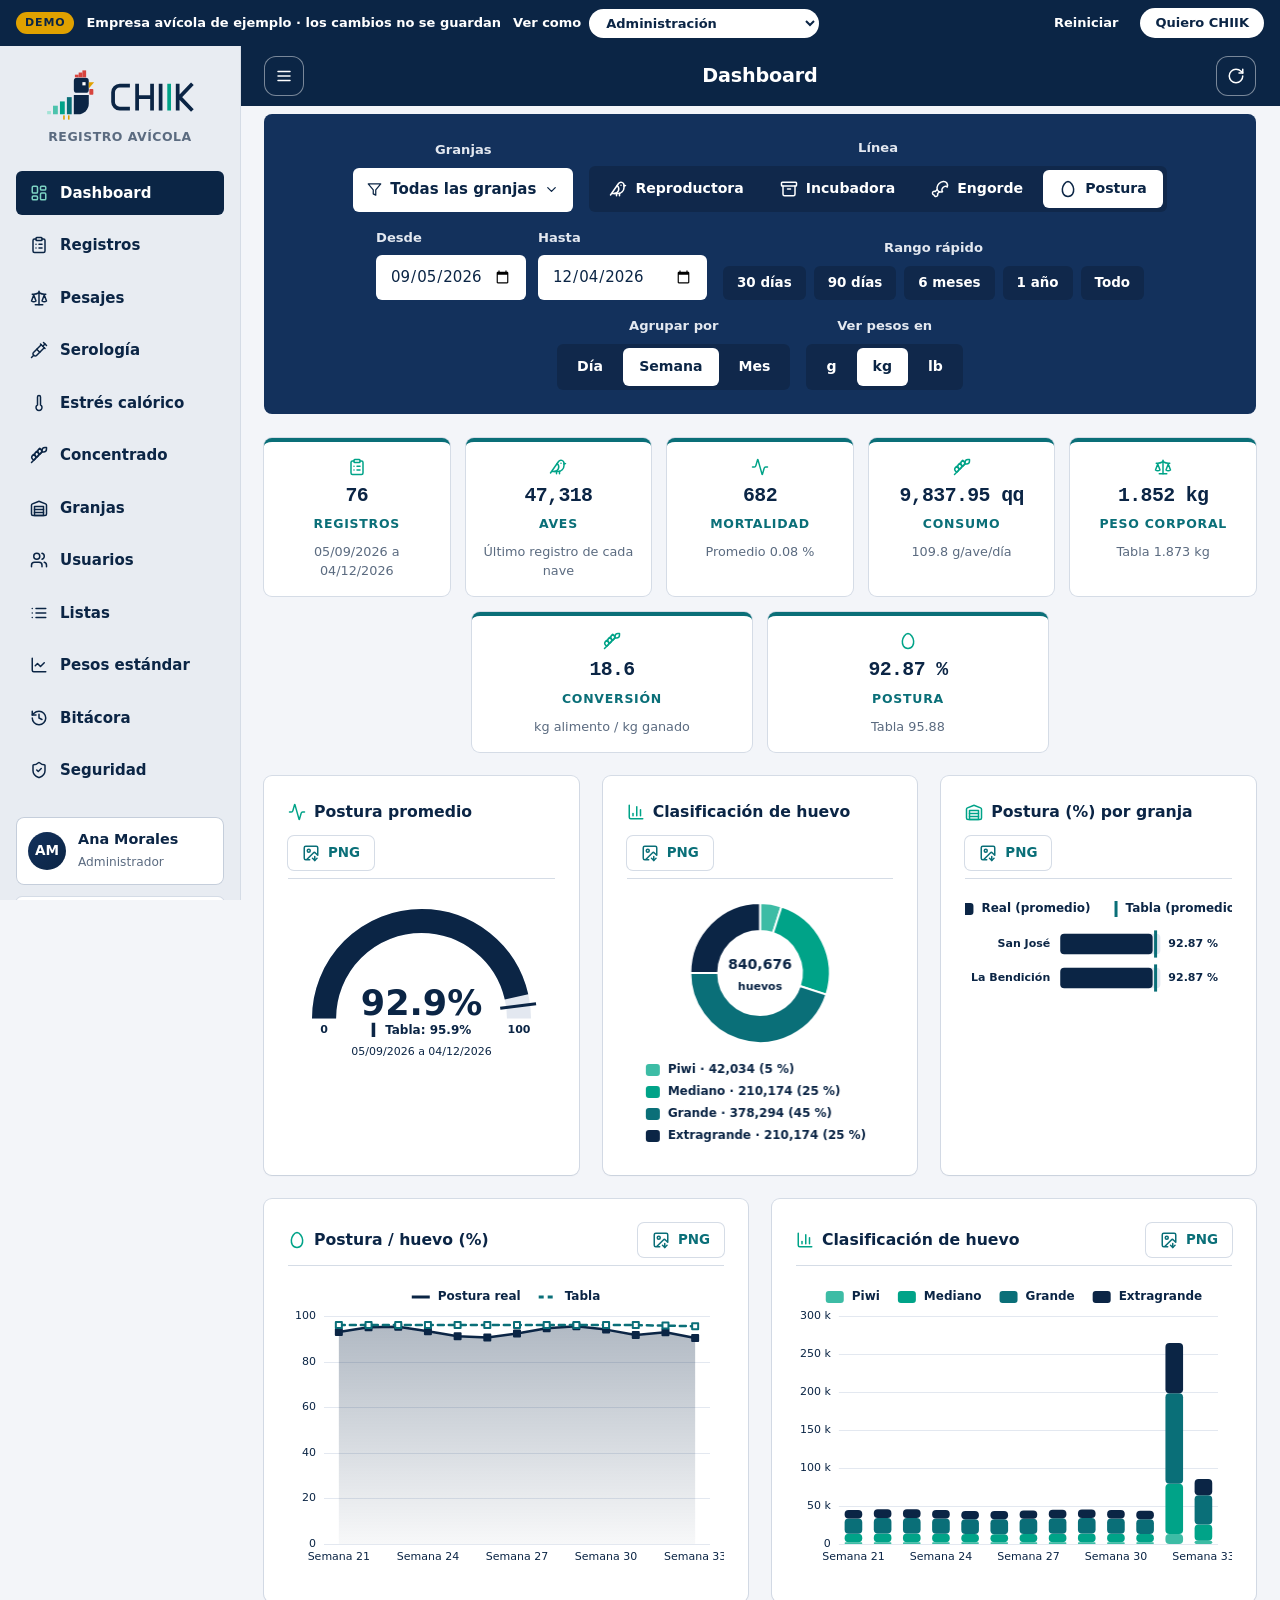
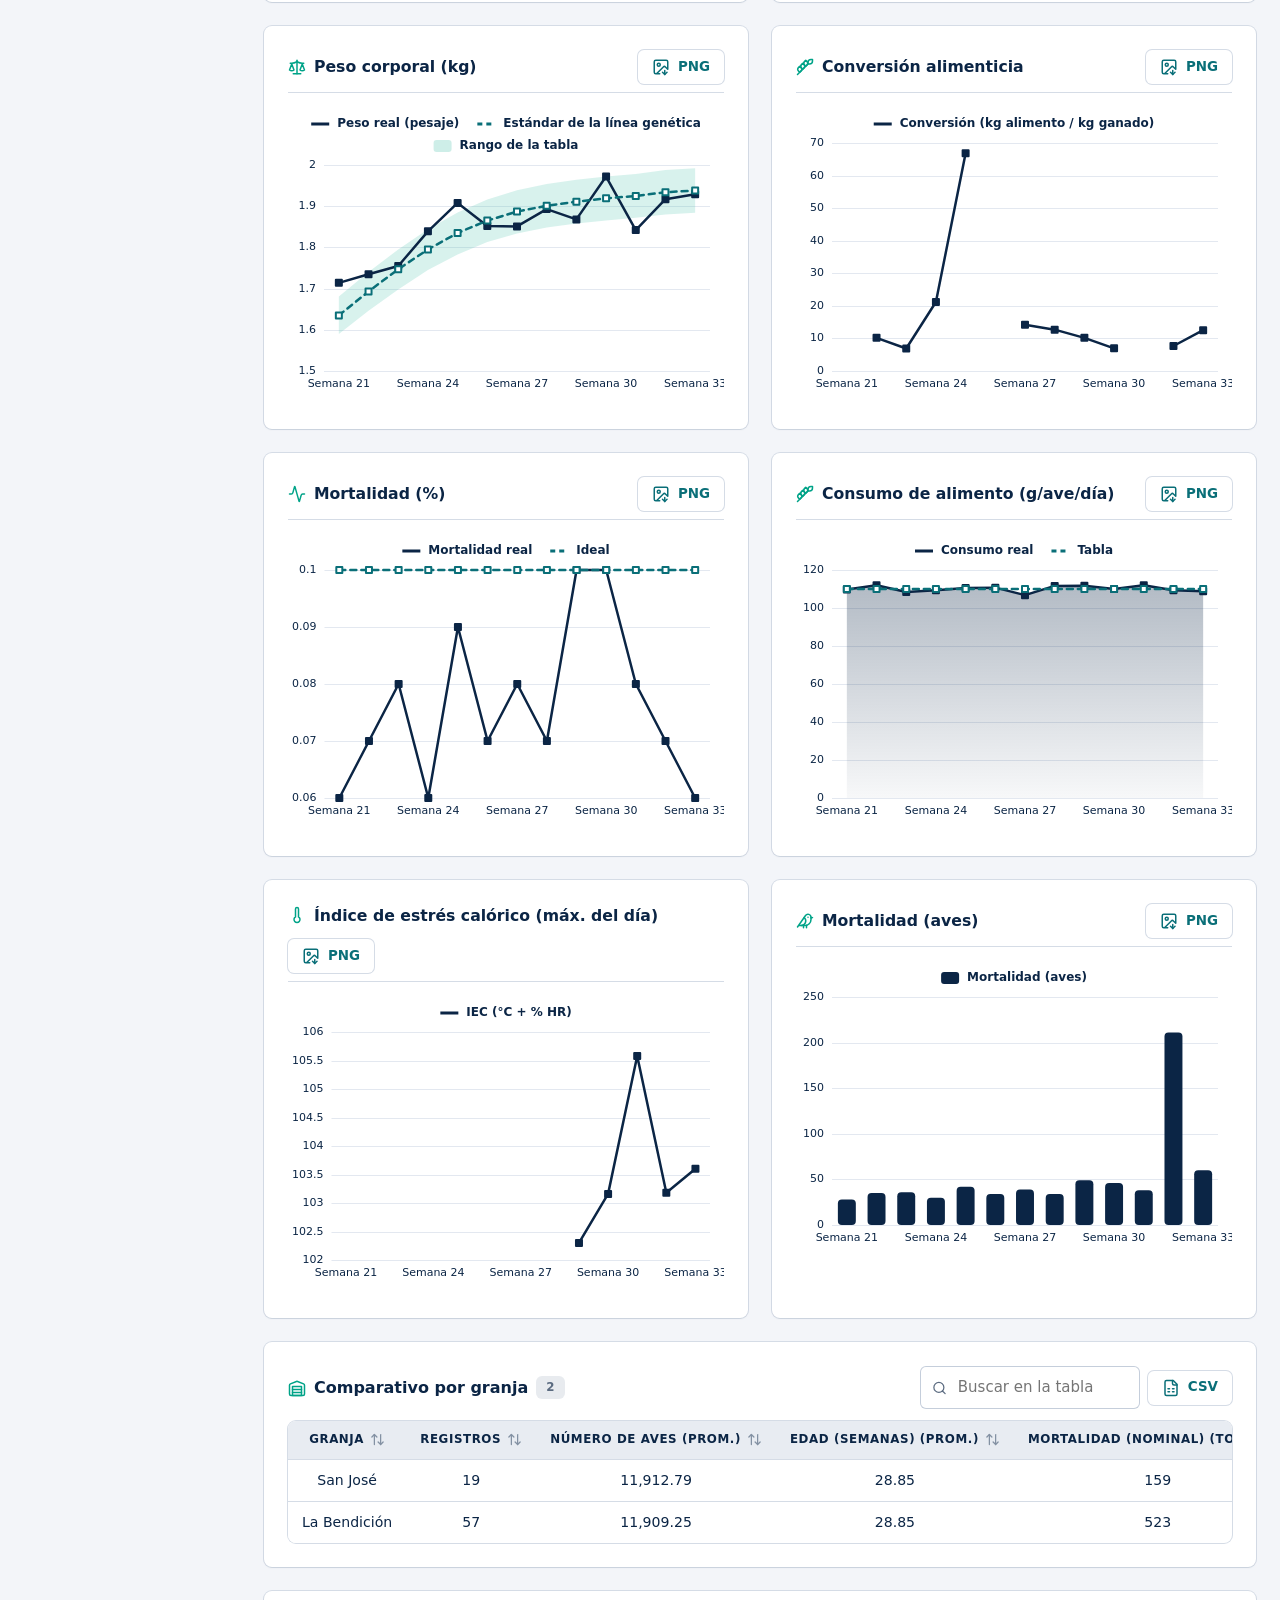
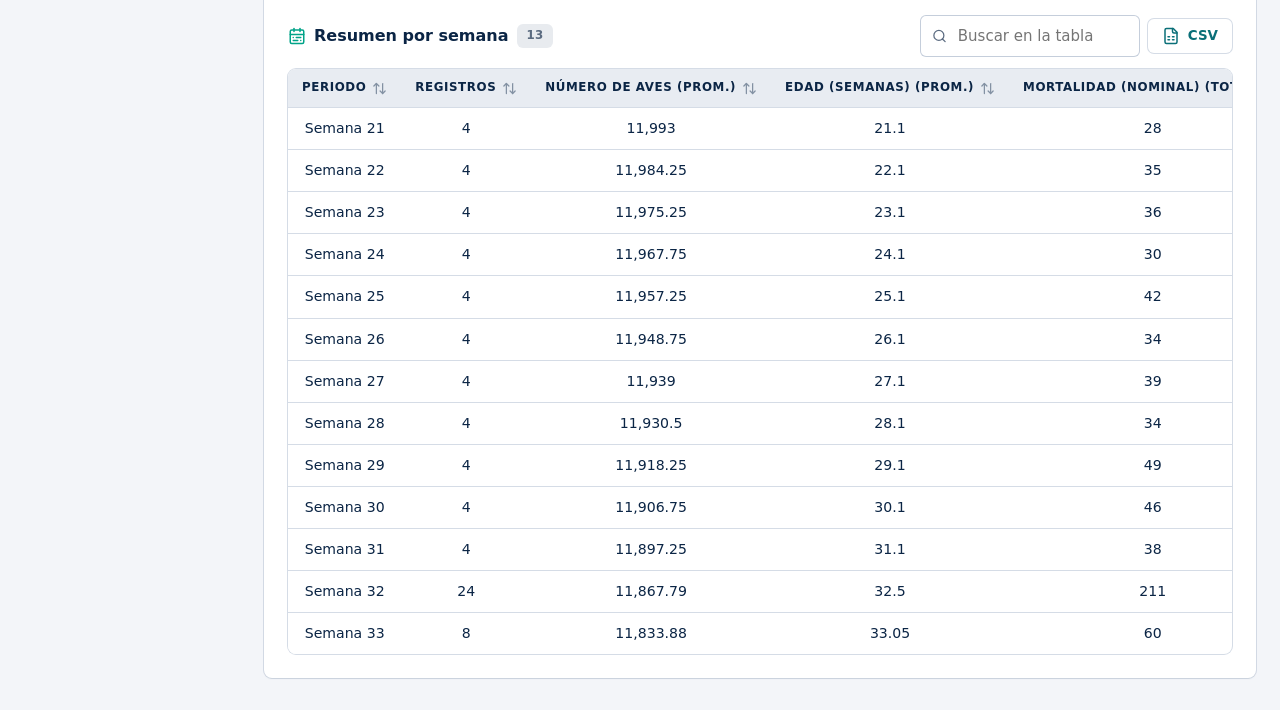
<file: demo/index.html>
<!DOCTYPE html>
<html lang="es">

<head>
    <meta charset="UTF-8">
    <meta name="viewport" content="width=device-width, initial-scale=1.0, viewport-fit=cover">
    <meta name="description" content="Demo interactiva de CHIIK con una empresa avícola de ejemplo: registros diarios, pesajes, conversión alimenticia y estrés calórico.">
    <meta name="theme-color" content="#0B2545">
    <link rel="icon" href="../img/marca/chiik-icono.svg" type="image/svg+xml">
    
    <meta http-equiv="Content-Security-Policy" content="default-src 'self'; script-src 'self'; style-src 'self' 'unsafe-inline' https://fonts.googleapis.com; font-src https://fonts.gstatic.com; img-src 'self' data: blob:; connect-src 'self'; worker-src 'self'; frame-src 'none'; object-src 'none'; base-uri 'self'; form-action 'none'">
    <meta name="robots" content="noindex">
    <link rel="icon" href="../img/favicon.svg" type="image/svg+xml">
    <script src="../js/frame-guard.js"></script>
    <meta name="referrer" content="no-referrer">
    <title>CHIIK · Demo interactiva</title>
    <link rel="preconnect" href="https://fonts.googleapis.com">
    <link rel="preconnect" href="https://fonts.gstatic.com" crossorigin>
    <link href="https://fonts.googleapis.com/css2?family=IBM+Plex+Mono:wght@500;600&family=Inter:wght@400;500;600;700&family=Sora:wght@600;700&display=swap" rel="stylesheet">
    <link rel="stylesheet" href="css/styles.css?v=202610290340">
    <link rel="stylesheet" href="css/demo.css?v=202610290340">
    <script src="js/demo.js?v=202610290340" defer></script>
    
    <script type="module" src="js/app.js?v=202610290340"></script>
</head>

<body>
    <div class="demo-bar" id="demoBar">
        <span class="demo-tag">DEMO</span>
        <span class="demo-txt">Empresa avícola de ejemplo · los cambios no se guardan</span>
        <label class="demo-como"><span>Ver como</span>
            <select id="demoComo" aria-label="Ver la demo como">
                <option value="admin">Administración</option>
                <option value="encargado">Encargado de granja</option>
                <option value="representante">Representante de dos granjas</option>
                <option value="nuevo">Primer ingreso</option>
            </select></label>
        <span class="demo-sp"></span>
        <button type="button" class="demo-reset" id="demoReset">Reiniciar</button>
        <a class="demo-cta" id="demoCta" href="https://wa.me/50258253416" target="_blank" rel="noopener">Quiero CHIIK</a>
    </div>
    <noscript>
        <p class="noscript">La plataforma necesita JavaScript habilitado.</p>
    </noscript>

    
    <div id="screen-loading" class="screen screen-center" role="status" aria-live="polite">
        <div class="brand brand-lg">
            <img class="brand-logo" src="../img/marca/chiik-logo-claro.svg" alt="CHIIK" width="398" height="132">
            <span class="brand-tag">Registro avícola</span>
        </div>
        <div class="spinner" aria-hidden="true"></div>
        <p id="loading-text" class="muted">Cargando…</p>
    </div>

    
    <main id="screen-login" class="screen auth-screen" hidden>
        <section class="auth-card" aria-labelledby="login-title">
            <div class="brand brand-lg">
                <img class="brand-logo" src="../img/marca/chiik-logo-claro.svg" alt="CHIIK" width="398" height="132">
                <span class="brand-tag">Registro avícola</span>
            </div>
            <h1 id="login-title">Inicia sesión</h1>
            <p class="muted">Usa el correo y la contraseña que te entregó la administración.</p>
            <p class="demo-pista">En la demo, entre con <b>admin@demo.gt</b>, <b>encargado@demo.gt</b>, <b>representante@demo.gt</b> o <b>nuevo@demo.gt</b> y cualquier contraseña.</p>

            <form id="login-form" data-submit="login" class="stack" novalidate>
                <label class="field">
                    <span>Correo electrónico</span>
                    <input type="email" name="email" autocomplete="username" inputmode="email" required>
                </label>
                <label class="field">
                    <span>Contraseña</span>
                    <span class="password-field">
                        <input type="password" name="password" autocomplete="current-password" required minlength="6">
                        <button type="button" class="password-toggle" data-action="toggle-password" aria-label="Mostrar contraseña" aria-pressed="false" title="Mostrar contraseña"><span data-icon="eye"></span></button>
                    </span>
                </label>
                <p class="form-error" role="alert" hidden></p>
                <button type="submit" class="btn btn-primary btn-block">Entrar</button>
                <button type="button" class="btn btn-link" data-action="forgot-password">¿Olvidaste tu contraseña?</button>
            </form>
        </section>
        <p class="auth-foot muted">El acceso lo otorga únicamente la administración.</p>
    </main>

    
    <main id="screen-denied" class="screen auth-screen" hidden>
        <section class="auth-card">
            <div class="brand brand-lg">
                <span class="brand-mark" aria-hidden="true"><svg viewBox="0 0 24 24" fill="none" stroke="currentColor" stroke-width="2" stroke-linecap="round" stroke-linejoin="round"><rect width="18" height="11" x="3" y="11" rx="2" ry="2"/><path d="M7 11V7a5 5 0 0 1 10 0v4"/></svg></span>
            </div>
            <h1 id="denied-title">Sin acceso</h1>
            <p id="denied-text" class="muted"></p>
            <div id="denied-actions" class="stack"></div>
            <button type="button" class="btn btn-ghost btn-block" data-action="logout">Cerrar sesión</button>
        </section>
    </main>

    
    <main id="screen-password" class="screen auth-screen" hidden>
        <section class="auth-card" aria-labelledby="password-title">
            <div class="brand brand-lg">
                <span class="brand-mark" aria-hidden="true"><svg viewBox="0 0 24 24" fill="none" stroke="currentColor" stroke-width="2" stroke-linecap="round" stroke-linejoin="round"><path d="M2.586 17.414A2 2 0 0 0 2 18.828V21a1 1 0 0 0 1 1h3a1 1 0 0 0 1-1v-1a1 1 0 0 1 1-1h1a1 1 0 0 0 1-1v-1a1 1 0 0 1 1-1h.172a2 2 0 0 0 1.414-.586l.814-.814a6.5 6.5 0 1 0-4-4z"/><circle cx="16.5" cy="7.5" r=".5" fill="currentColor"/></svg></span>
            </div>
            <h1 id="password-title">Crea tu contraseña</h1>
            <p class="muted">Por seguridad, reemplaza la contraseña temporal de <strong id="password-email"></strong> antes de continuar.</p>

            <form id="password-form" data-submit="change-password" class="stack" novalidate>
                <label class="field">
                    <span>Nueva contraseña</span>
                    <span class="password-field">
                        <input type="password" name="p1" autocomplete="new-password" required minlength="10">
                        <button type="button" class="password-toggle" data-action="toggle-password" aria-label="Mostrar contraseña" aria-pressed="false" title="Mostrar contraseña"><span data-icon="eye"></span></button>
                    </span>
                    <small class="field-hint">Mínimo 10 caracteres, con mayúsculas, minúsculas y números.</small>
                </label>
                <label class="field">
                    <span>Repite la contraseña</span>
                    <span class="password-field">
                        <input type="password" name="p2" autocomplete="new-password" required minlength="10">
                        <button type="button" class="password-toggle" data-action="toggle-password" aria-label="Mostrar contraseña" aria-pressed="false" title="Mostrar contraseña"><span data-icon="eye"></span></button>
                    </span>
                </label>
                <p class="form-error" role="alert" hidden></p>
                <button type="submit" class="btn btn-primary btn-block">Guardar y entrar</button>
            </form>
            <button type="button" class="btn btn-ghost btn-block" data-action="logout">Cerrar sesión</button>
        </section>
    </main>

    
    <div id="screen-app" class="app-shell" hidden>
        <aside id="sidebar" class="sidebar" aria-label="Menú principal">
            <div class="brand">
                <img class="brand-logo" src="../img/marca/chiik-logo-claro.svg" alt="CHIIK" width="398" height="132">
                <span class="brand-tag">Registro avícola</span>
            </div>
            <nav id="nav" class="nav"></nav>
            <div class="sidebar-foot">
                <div id="user-chip" class="user-chip"></div>
                <button type="button" class="btn btn-sm btn-block" data-action="logout"><span data-icon="log-out"></span>Cerrar sesión</button>
            </div>
        </aside>
        <div class="sidebar-backdrop" data-action="toggle-sidebar" aria-hidden="true"></div>

        <div class="main">
            <header class="topbar">
                <button type="button" id="menu-btn" class="icon-btn" data-action="toggle-sidebar" aria-controls="sidebar" aria-expanded="false" aria-label="Mostrar u ocultar el menú" title="Menú"><span data-icon="menu"></span></button>
                <h1 id="page-title" class="page-title"></h1>
                <button type="button" class="icon-btn" data-action="sync" aria-label="Actualizar datos" title="Actualizar datos"><span data-icon="rotate-cw"></span></button>
            </header>
            <div id="busy-bar" class="busy-bar" aria-hidden="true"></div>
            <section id="view" class="view" tabindex="-1"></section>
        </div>
    </div>

    
    <dialog id="modal" class="modal" aria-modal="true"></dialog>

    
    <div id="toasts" class="toasts" aria-live="polite" aria-atomic="false"></div>
</body>

</html>
</file>
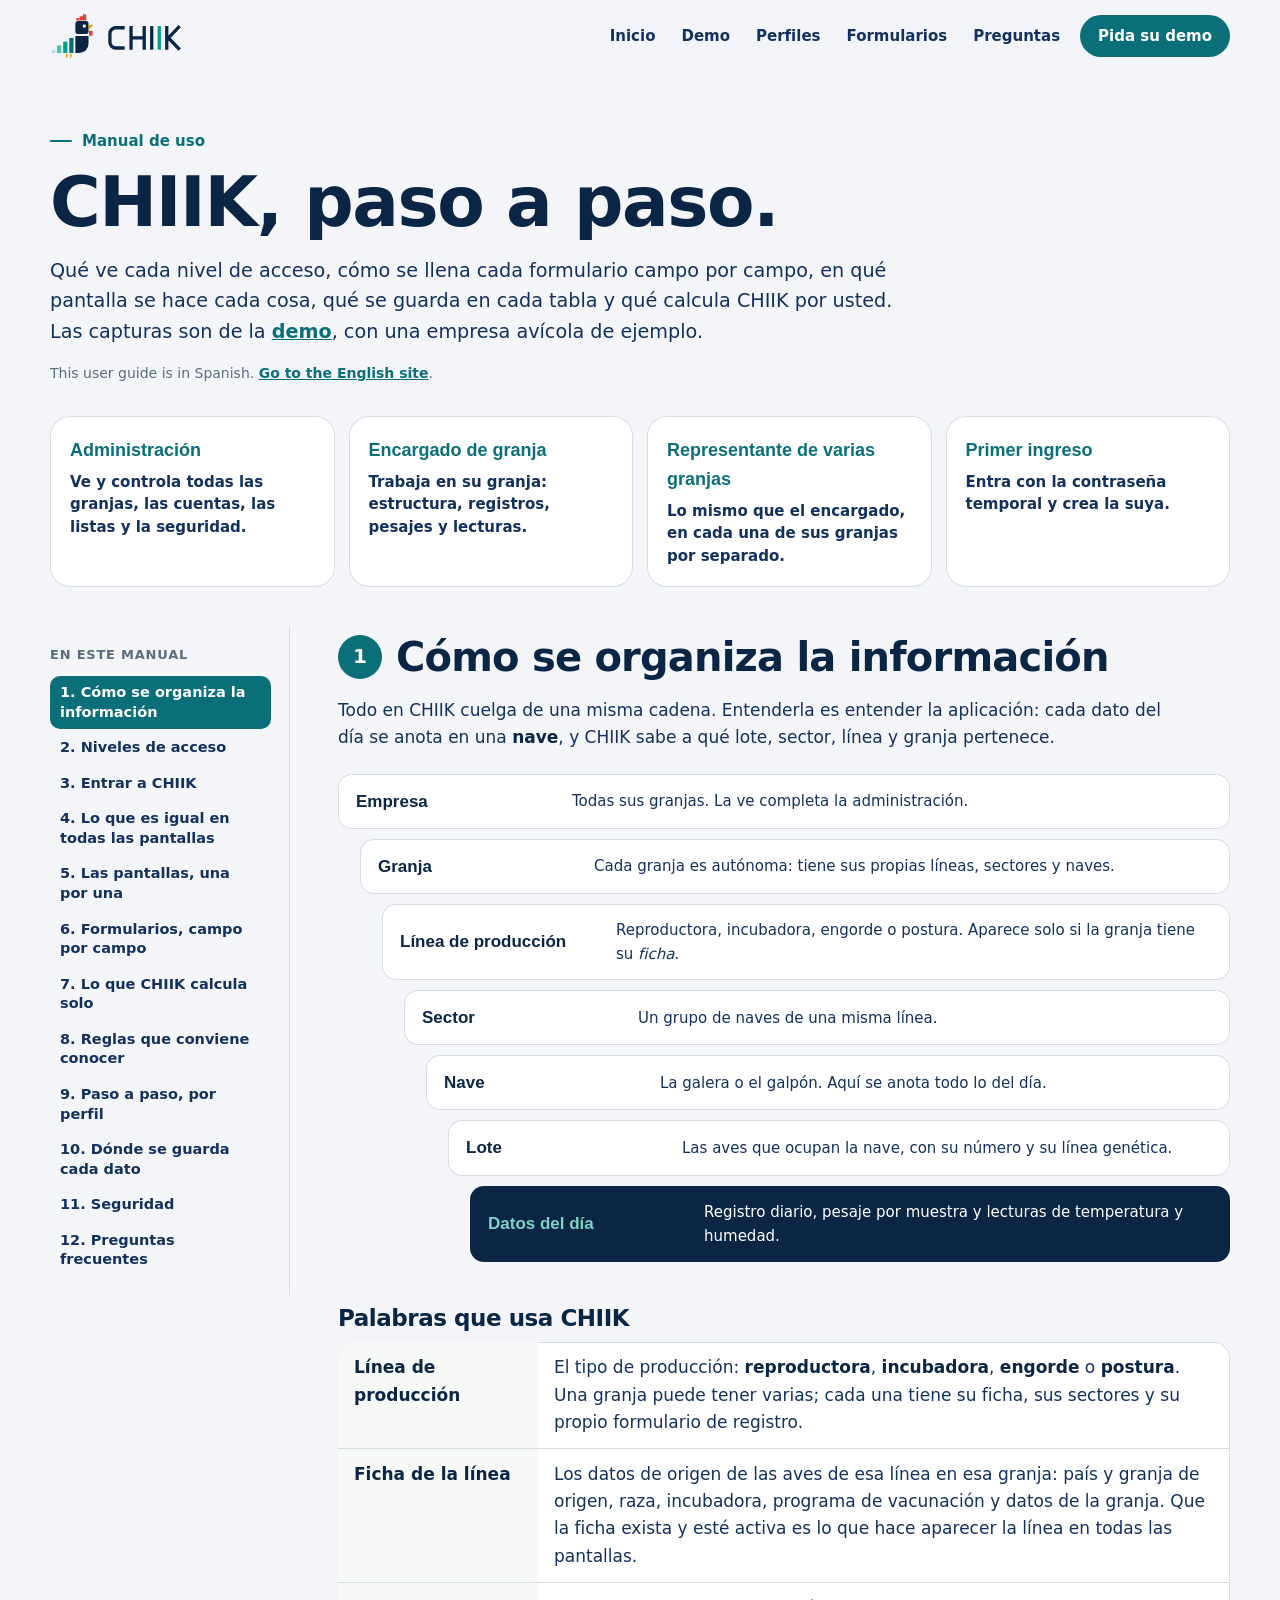
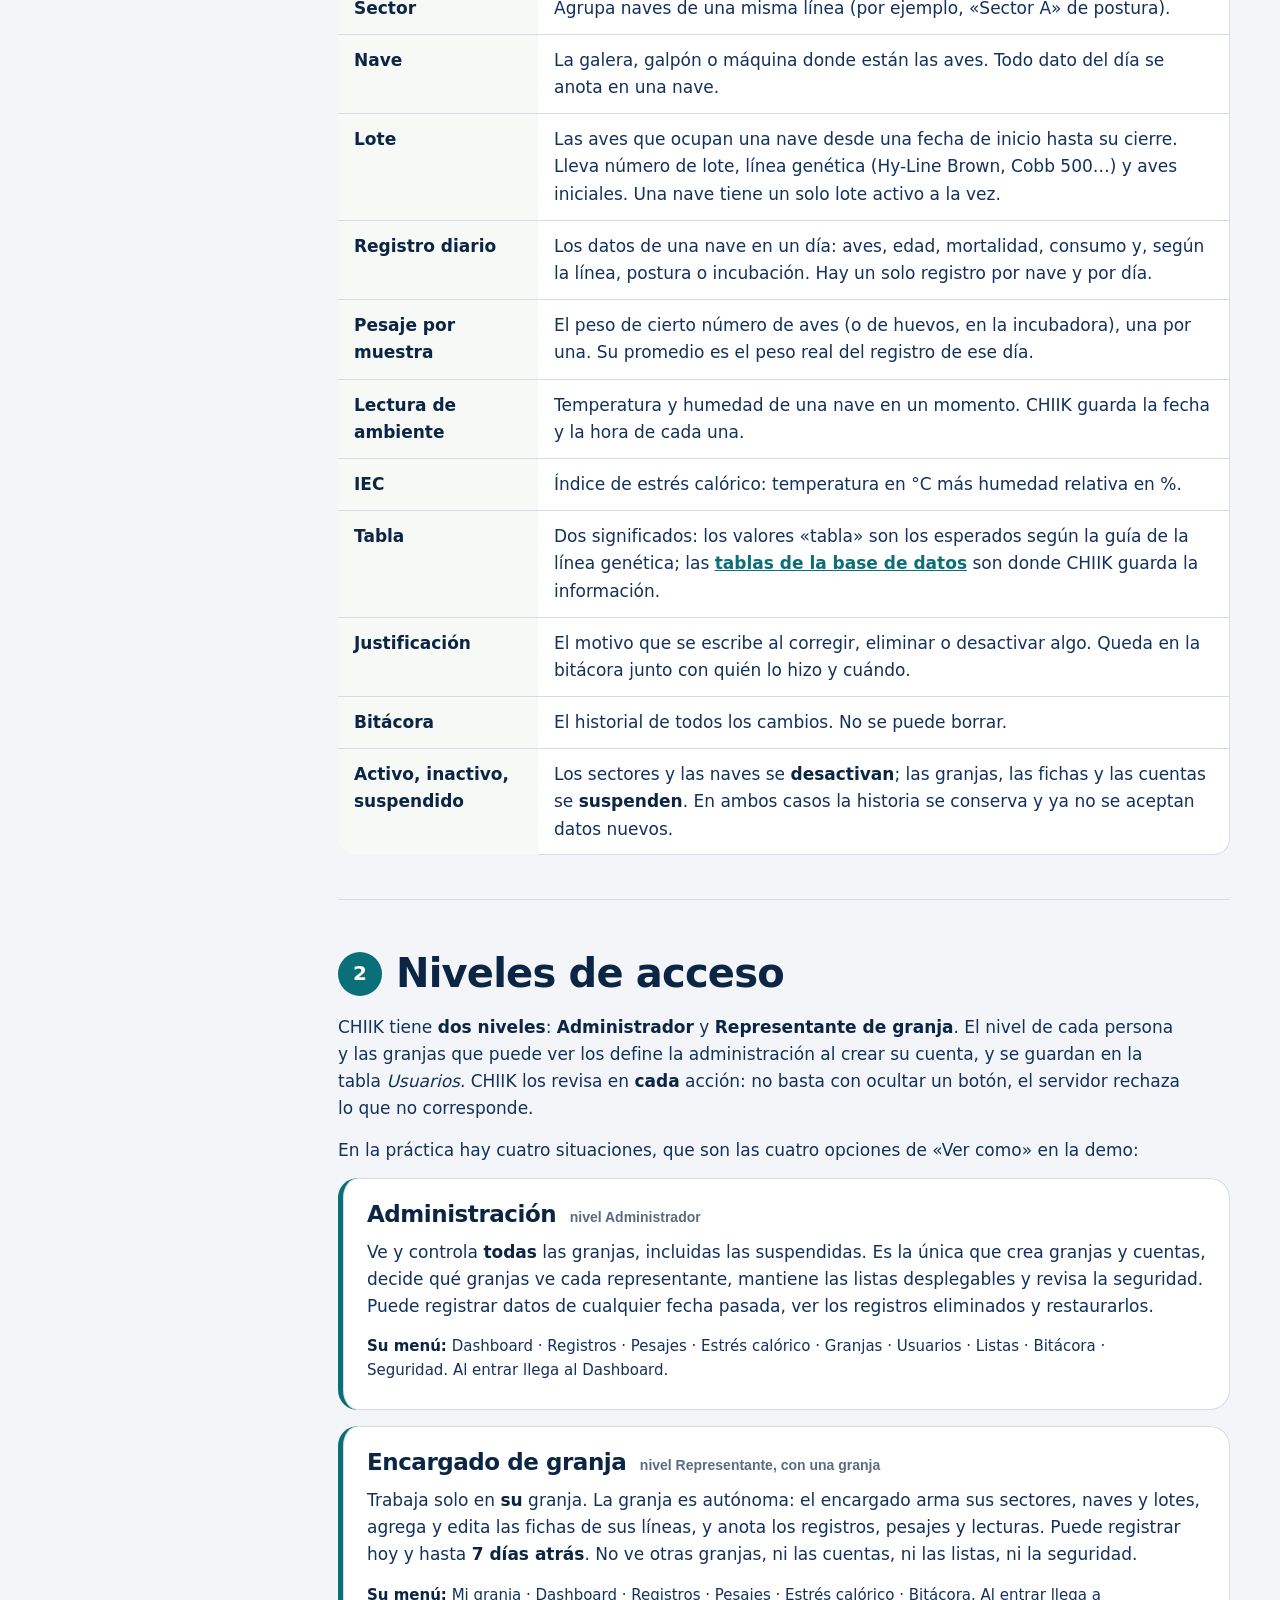
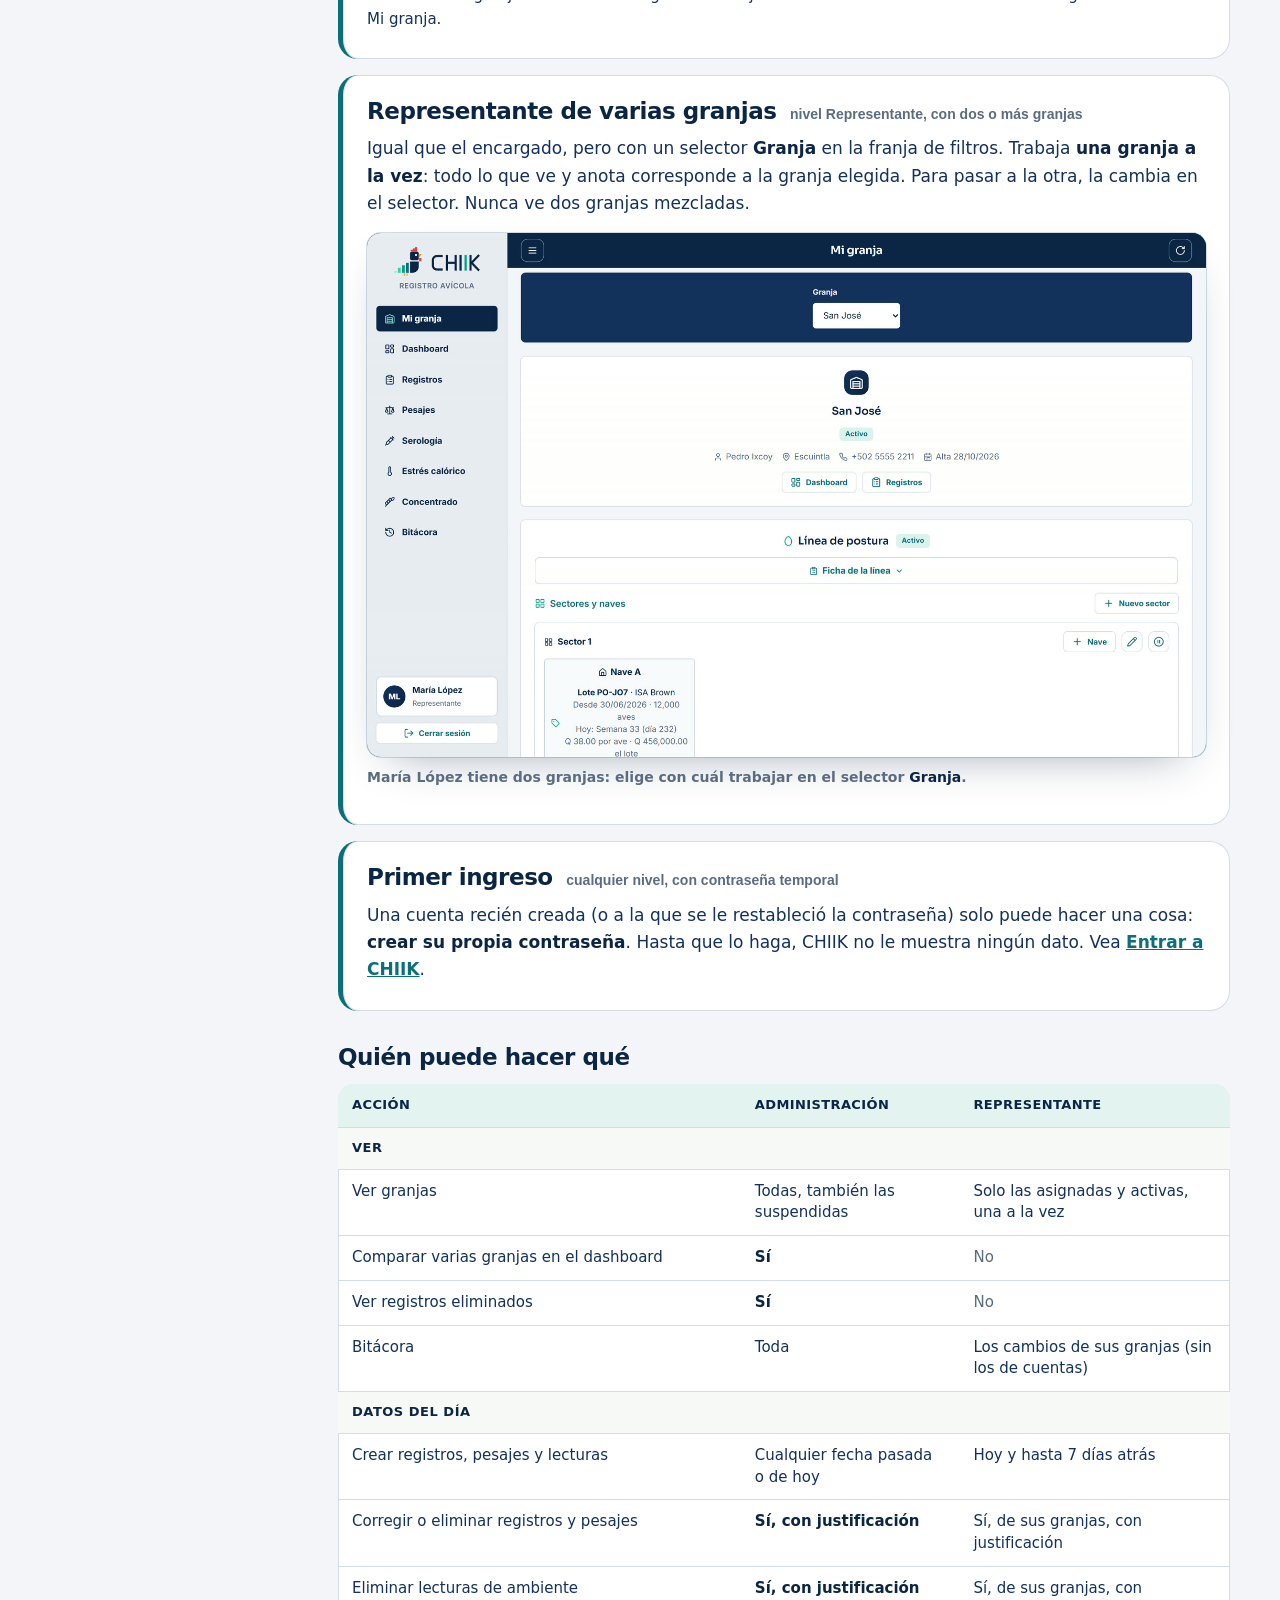
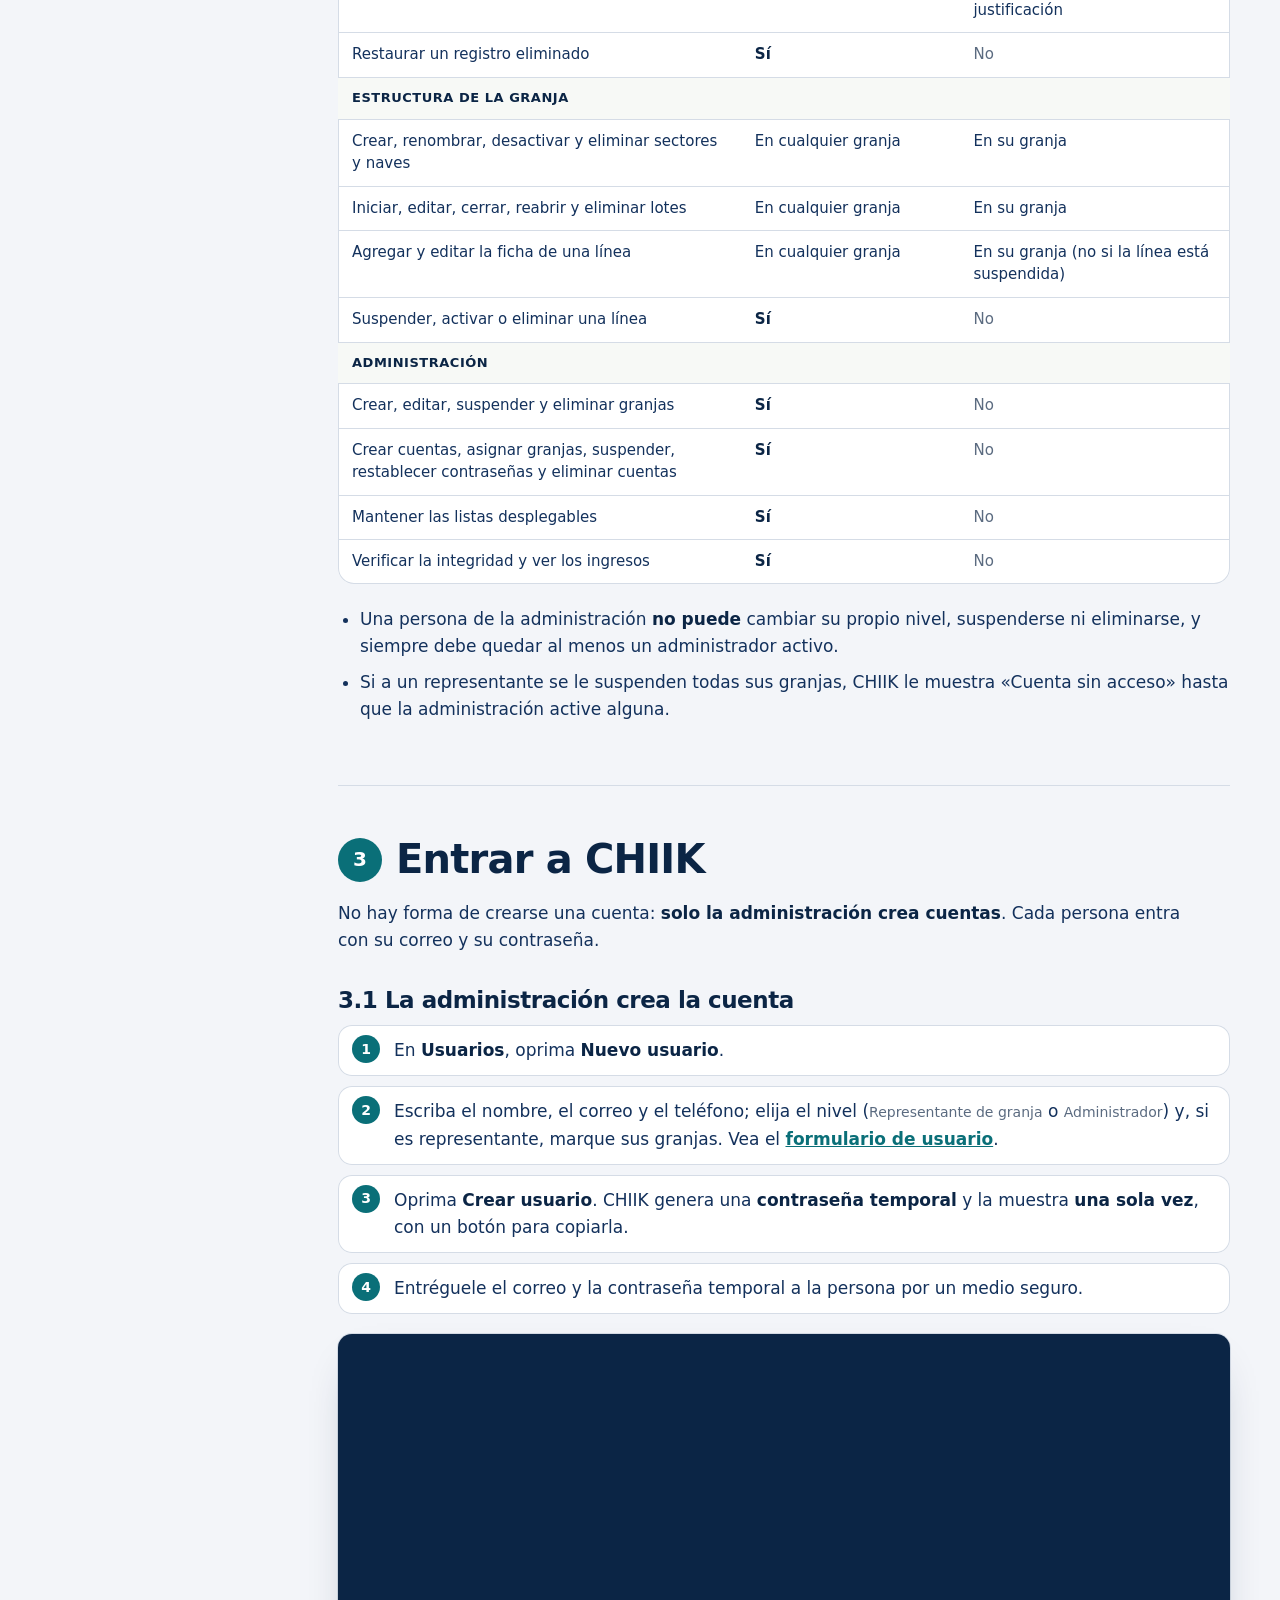
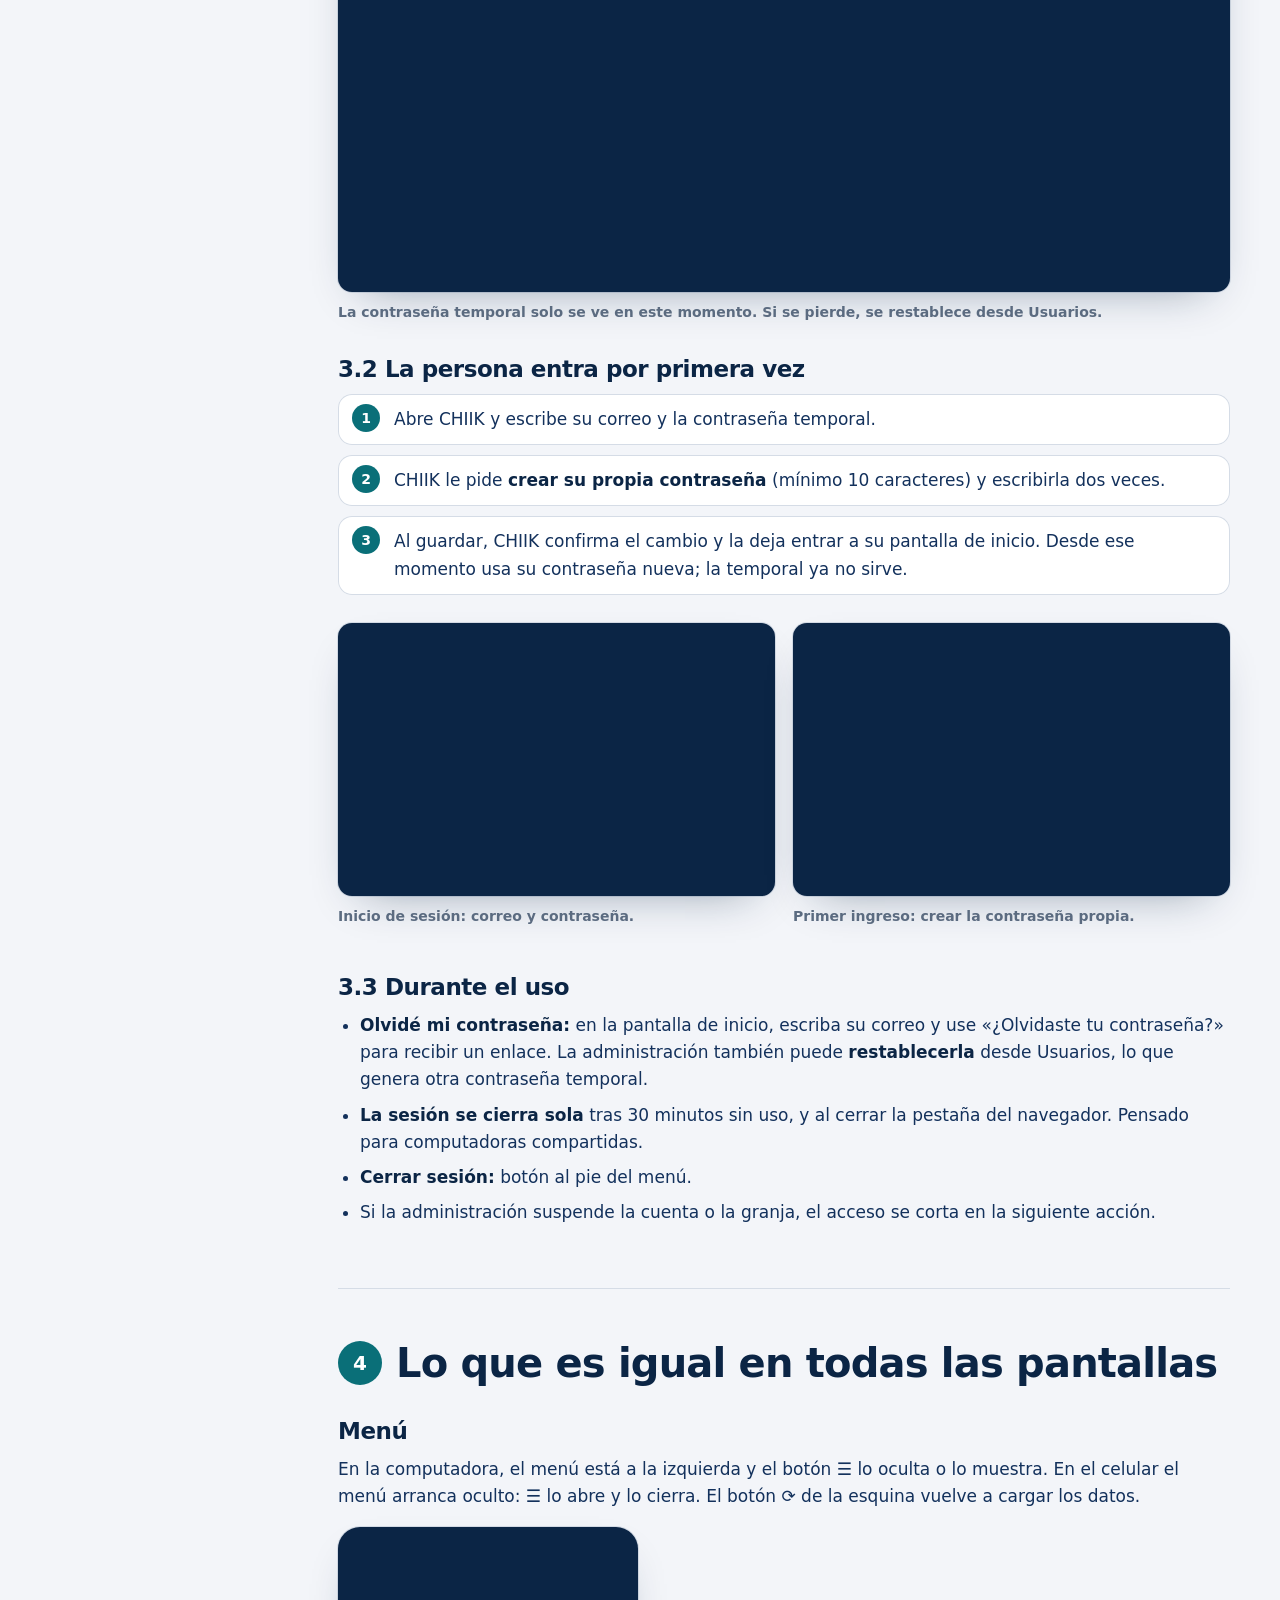
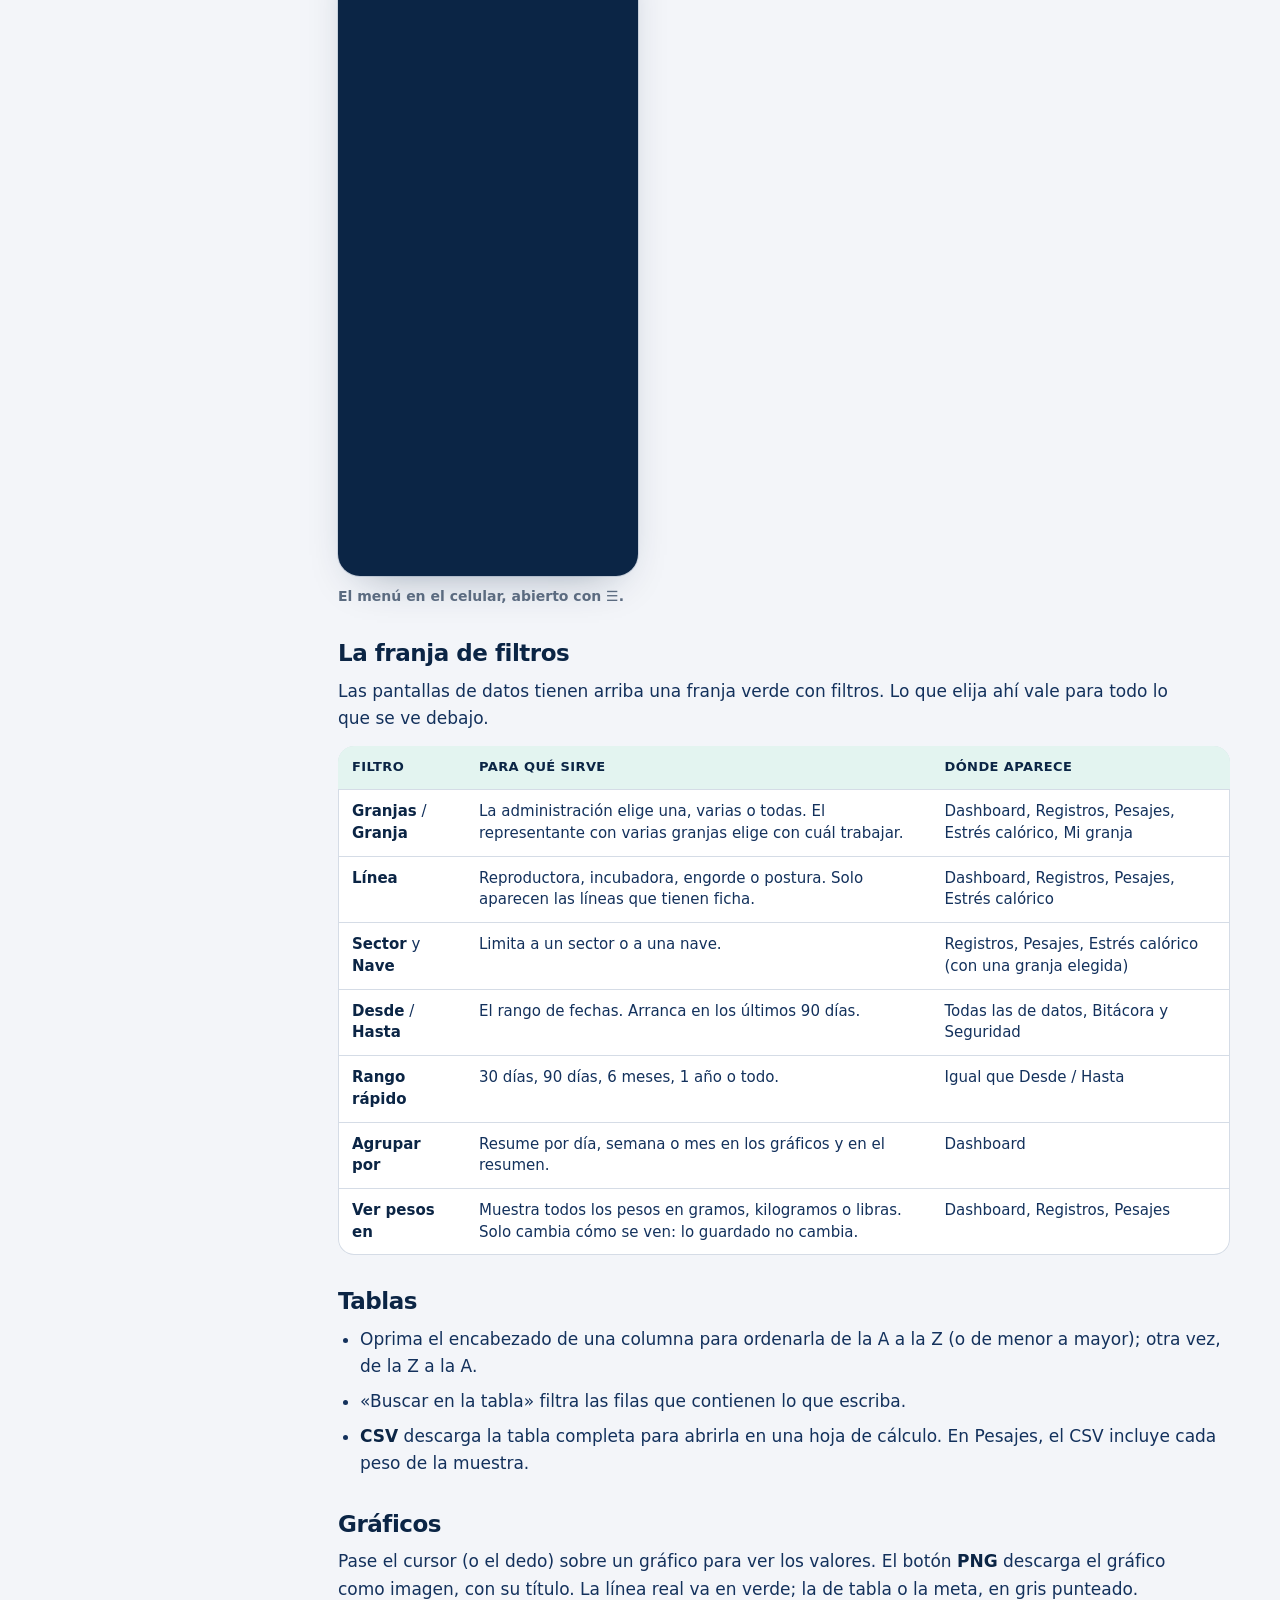
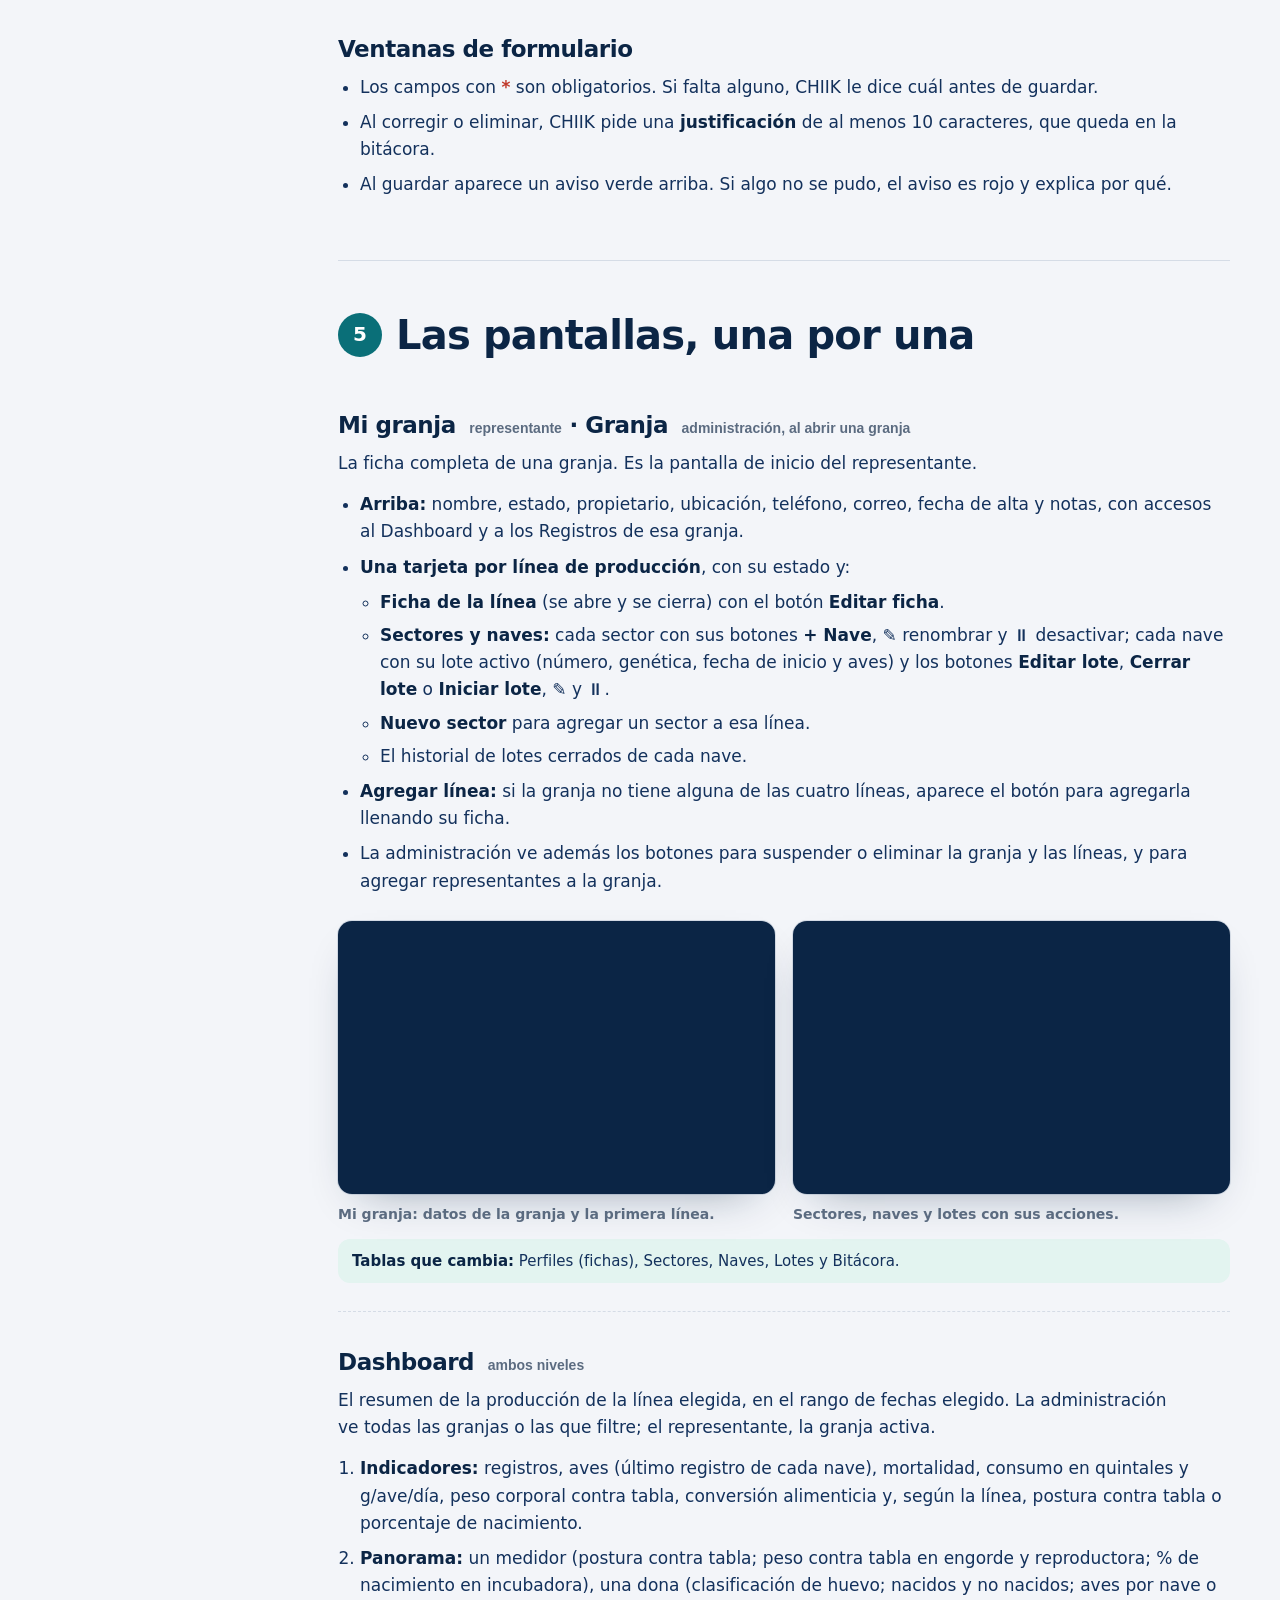
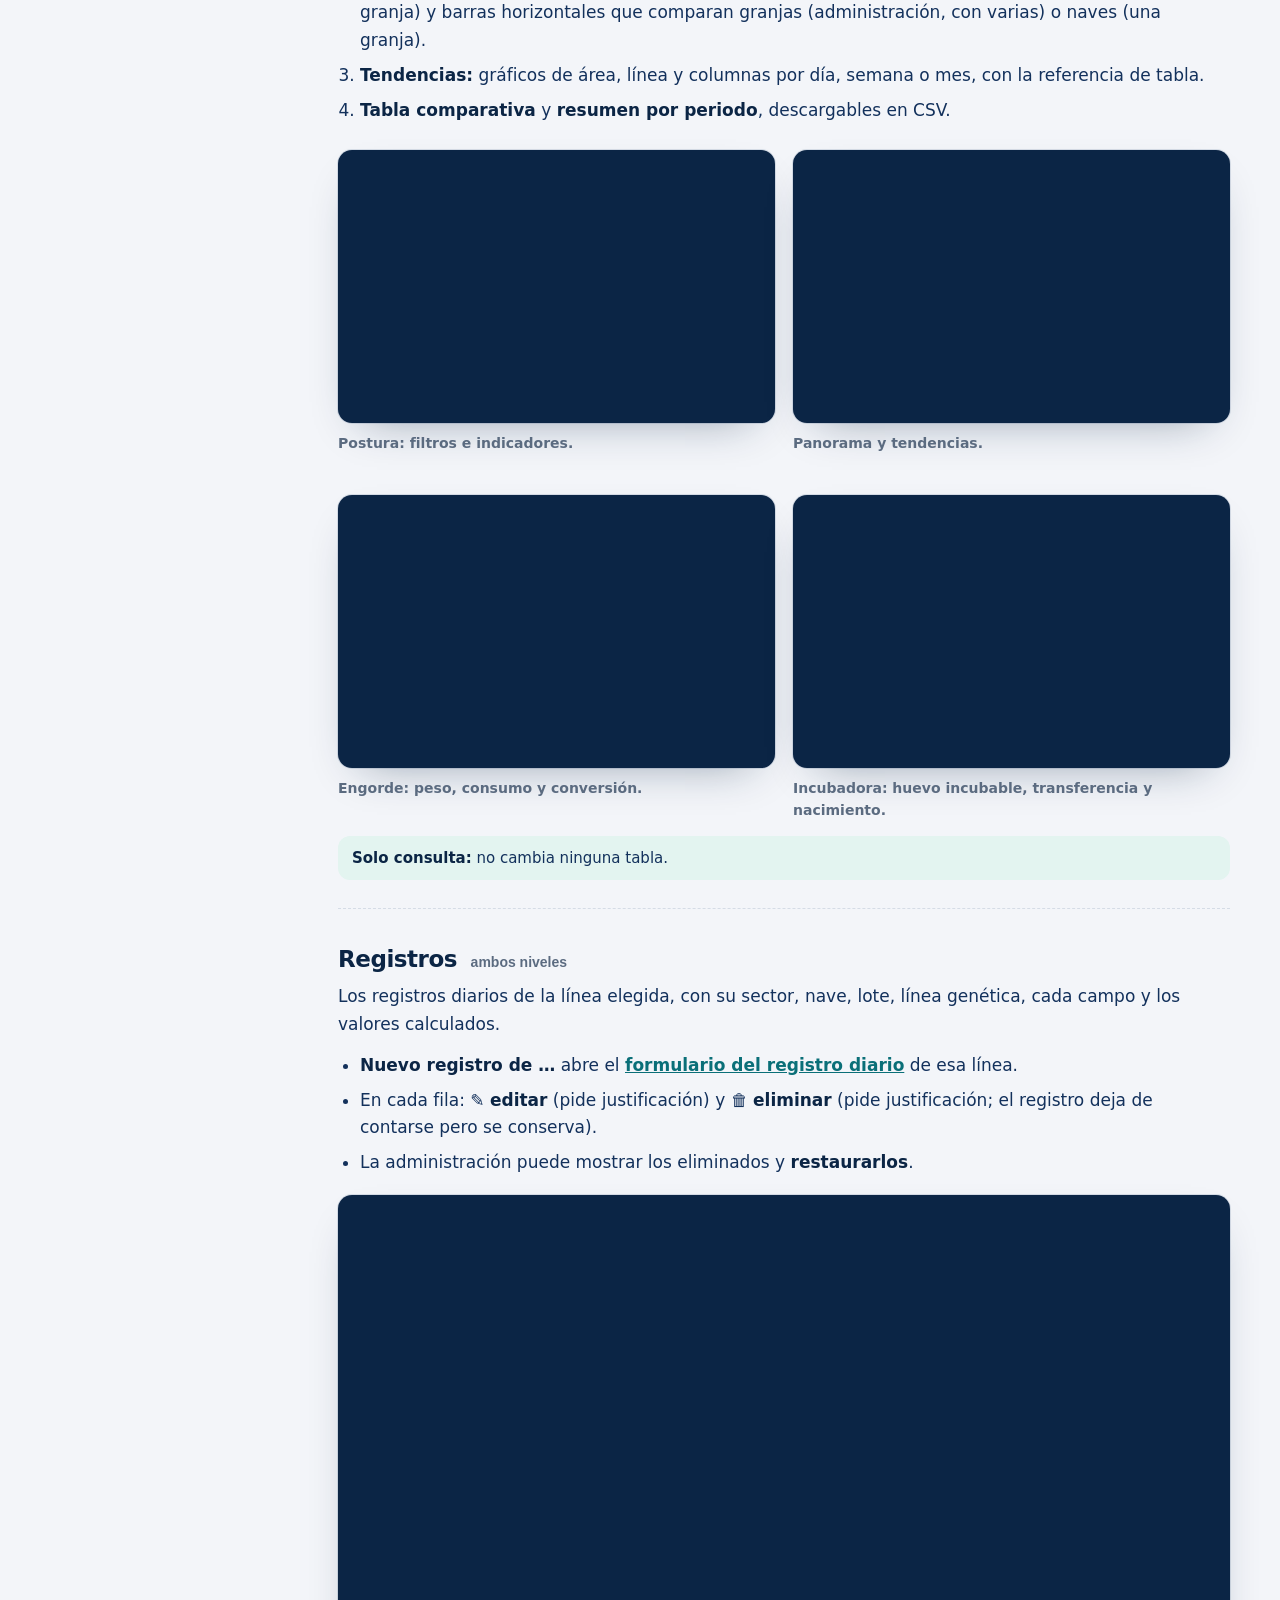
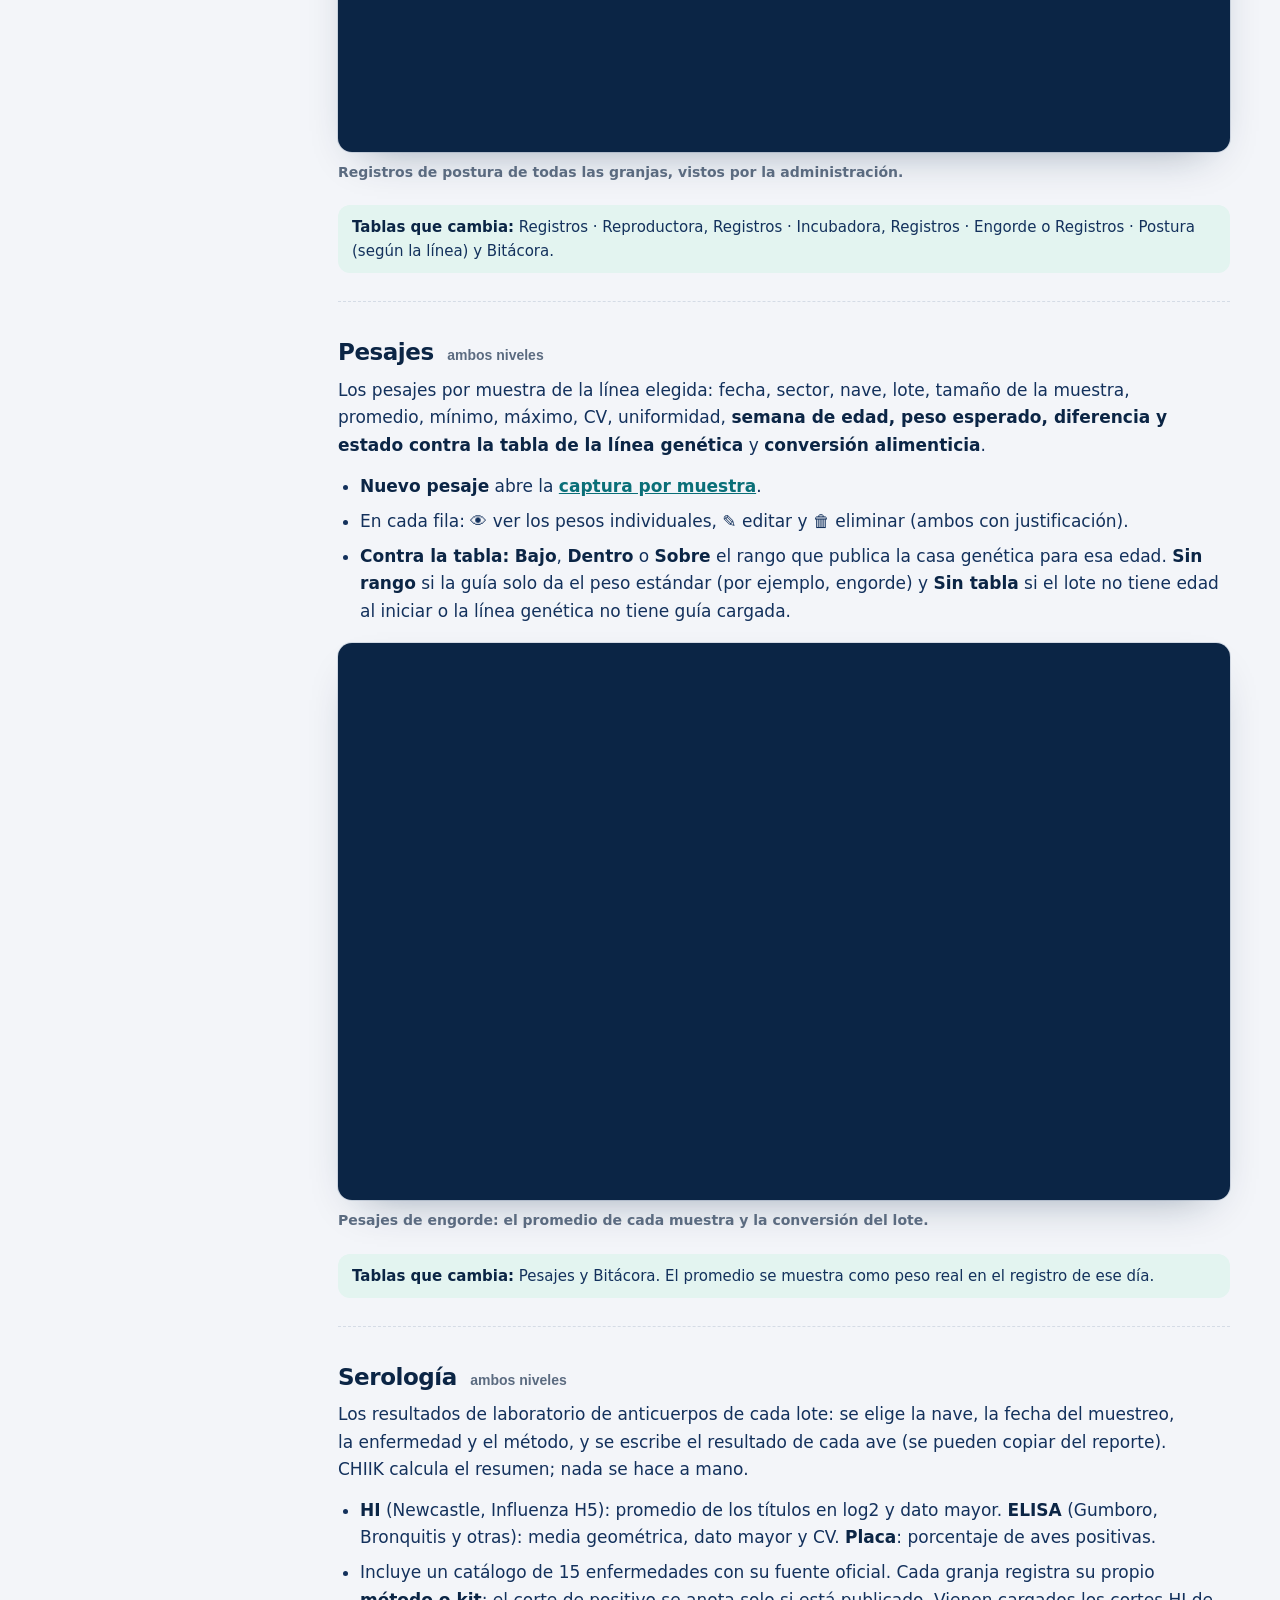
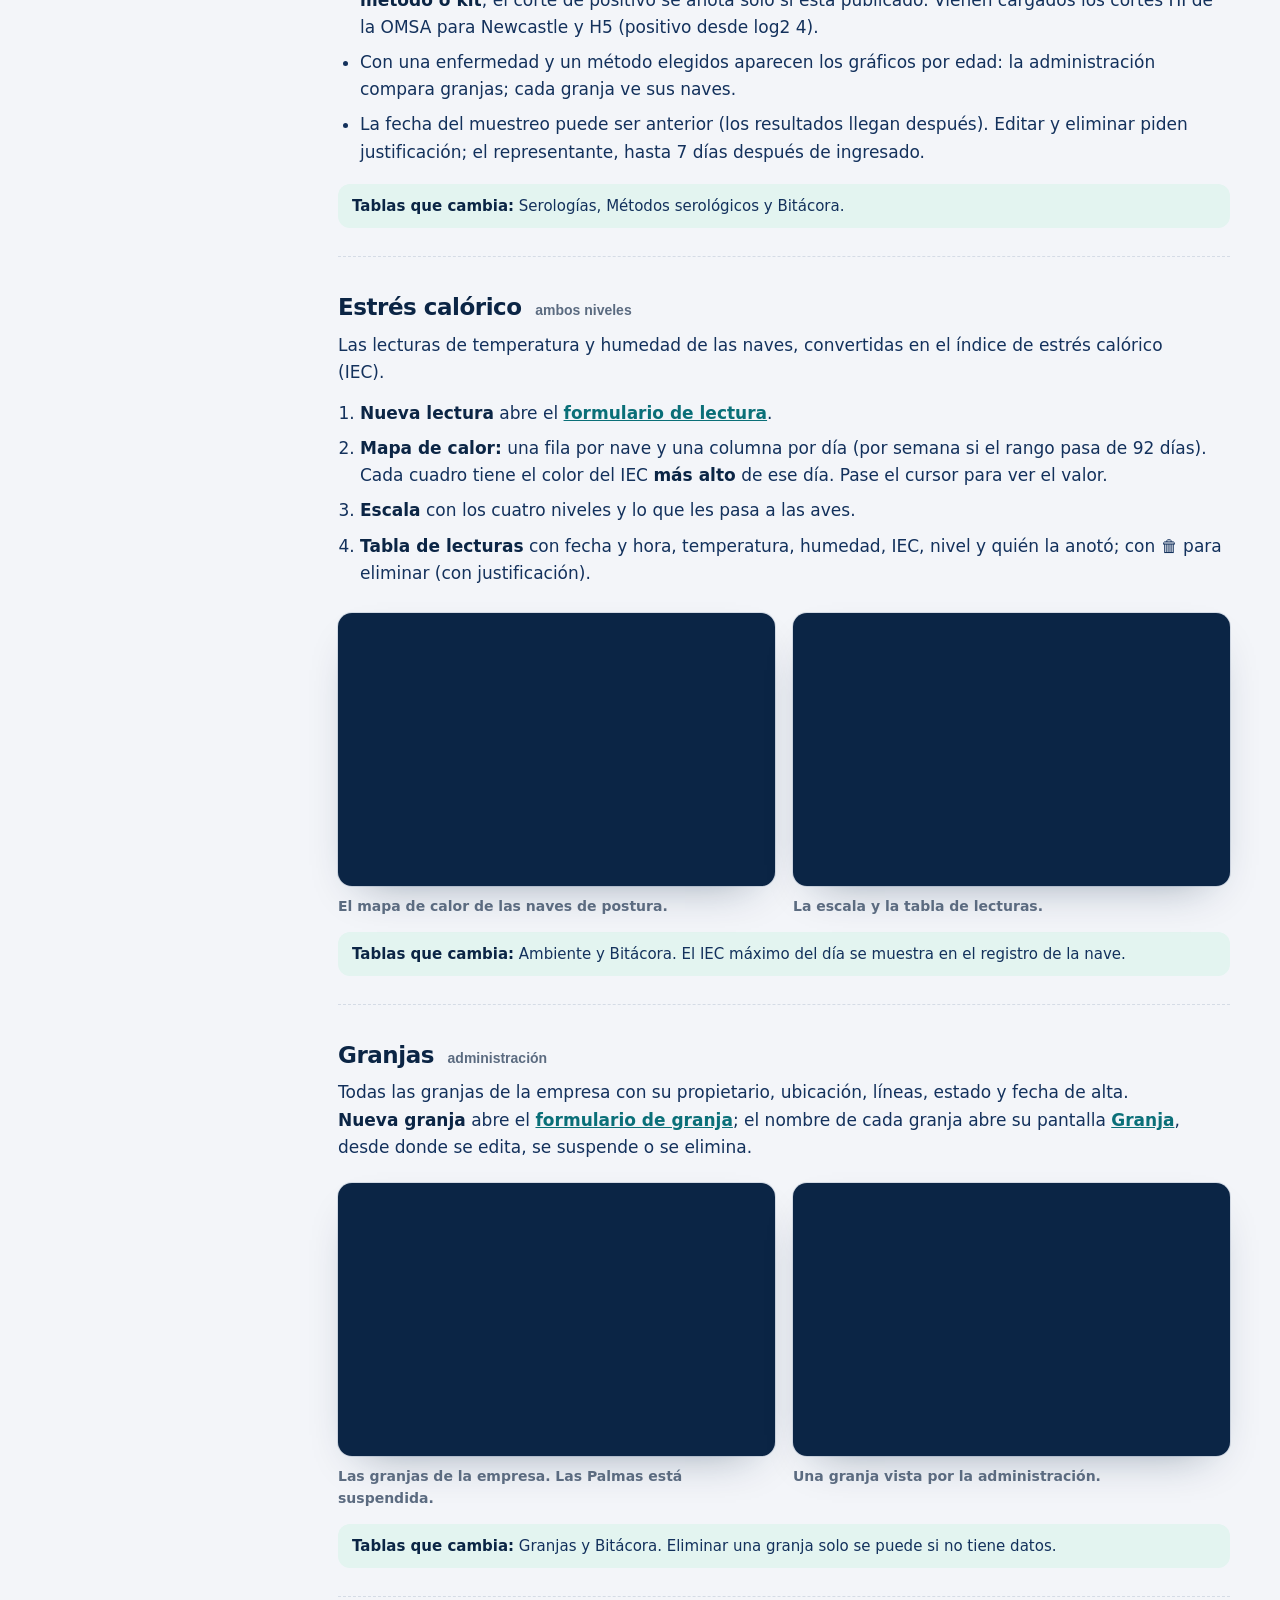
<file: manual.html>
<!DOCTYPE html>
<html lang="es">
<head>
<meta charset="utf-8">
<meta name="viewport" content="width=device-width, initial-scale=1">
<meta http-equiv="Content-Security-Policy" content="default-src 'self'; img-src 'self' data:; style-src 'self' https://fonts.googleapis.com; font-src https://fonts.gstatic.com; script-src 'self'; frame-src 'none'; connect-src 'self'; base-uri 'self'; form-action 'none'; object-src 'none'">
<meta name="referrer" content="strict-origin-when-cross-origin">
<title>CHIIK · Manual de uso</title>
<meta name="description" content="Manual de uso de CHIIK: niveles de acceso, cada pantalla, cada formulario campo por campo, cálculos automáticos, reglas y dónde se guarda cada dato.">
<link rel="canonical" href="https://saqmol.pixantech.net/manual.html">
<link rel="icon" href="img/favicon.svg" type="image/svg+xml">
<meta property="og:type" content="article">
<meta property="og:site_name" content="CHIIK">
<meta property="og:title" content="CHIIK · Manual de uso">
<meta property="og:description" content="Cómo se usa CHIIK, perfil por perfil y formulario por formulario.">
<meta property="og:image" content="https://saqmol.pixantech.net/img/og.jpg">
<meta name="twitter:card" content="summary_large_image">
<link rel="preconnect" href="https://fonts.googleapis.com">
<link rel="preconnect" href="https://fonts.gstatic.com" crossorigin>
<link href="https://fonts.googleapis.com/css2?family=IBM+Plex+Mono:wght@500;600&amp;family=Inter:wght@400;500;600;700&amp;family=Sora:wght@600;700&amp;display=swap" rel="stylesheet">
<link rel="stylesheet" href="css/landing.css?v=202610290">
<link rel="stylesheet" href="css/manual.css?v=202610290">
<script src="js/frame-guard.js?v=202610290"></script>
<script src="js/manual.js?v=202610290" defer></script>
</head>
<body class="manual">
<a class="skip" href="#contenido">Saltar al contenido</a>

<header class="hdr" id="top">
  <div class="wrap hdr-in">
    <a class="logo" href="index.html" aria-label="CHIIK, página principal"><img src="img/marca/chiik-logo-claro.svg" alt="CHIIK" width="133" height="44"></a>
    <nav class="nav" aria-label="Principal">
      <a href="index.html">Inicio</a>
      <a href="index.html#demo">Demo</a>
      <a href="#perfiles">Perfiles</a>
      <a href="#formularios">Formularios</a>
      <a href="#preguntas">Preguntas</a>
    </nav>
    <div class="hdr-act">
      <a class="btn sm" data-wa href="https://wa.me/50258253416" target="_blank" rel="noopener">Pida su demo</a>
    </div>
  </div>
</header>

<main id="contenido">
<section class="m-hero">
  <div class="wrap">
    <p class="kicker">Manual de uso</p>
    <h1>CHIIK, paso a paso.</h1>
    <p class="lead">Qué ve cada nivel de acceso, cómo se llena cada formulario campo por campo, en qué pantalla se hace cada cosa, qué se guarda en cada tabla y qué calcula CHIIK por usted. Las capturas son de la <a href="index.html#demo">demo</a>, con una empresa avícola de ejemplo.</p>
    <p class="en-note" lang="en">This user guide is in Spanish. <a href="index.html?lang=en">Go to the English site</a>.</p>
    <ul class="m-perfiles" id="perfiles">
      <li><a href="#p-admin"><b>Administración</b><span>Ve y controla todas las granjas, las cuentas, las listas y la seguridad.</span></a></li>
      <li><a href="#p-encargado"><b>Encargado de granja</b><span>Trabaja en su granja: estructura, registros, pesajes y lecturas.</span></a></li>
      <li><a href="#p-representante"><b>Representante de varias granjas</b><span>Lo mismo que el encargado, en cada una de sus granjas por separado.</span></a></li>
      <li><a href="#p-nuevo"><b>Primer ingreso</b><span>Entra con la contraseña temporal y crea la suya.</span></a></li>
    </ul>
  </div>
</section>

<div class="wrap m-layout">
<aside class="toc" aria-label="Contenido del manual">
  <p class="toc-t">En este manual</p>
  <ol>
    <li><a href="#organizacion">1. Cómo se organiza la información</a></li>
    <li><a href="#niveles">2. Niveles de acceso</a></li>
    <li><a href="#ingreso">3. Entrar a CHIIK</a></li>
    <li><a href="#comunes">4. Lo que es igual en todas las pantallas</a></li>
    <li><a href="#pantallas">5. Las pantallas, una por una</a></li>
    <li><a href="#formularios">6. Formularios, campo por campo</a></li>
    <li><a href="#calculos">7. Lo que CHIIK calcula solo</a></li>
    <li><a href="#reglas">8. Reglas que conviene conocer</a></li>
    <li><a href="#flujos">9. Paso a paso, por perfil</a></li>
    <li><a href="#tablas">10. Dónde se guarda cada dato</a></li>
    <li><a href="#seguridad">11. Seguridad</a></li>
    <li><a href="#preguntas">12. Preguntas frecuentes</a></li>
  </ol>
</aside>

<article class="doc">

<!-- ════════════ 1 ════════════ -->
<section id="organizacion">
<h2><span>1</span>Cómo se organiza la información</h2>
<p>Todo en CHIIK cuelga de una misma cadena. Entenderla es entender la aplicación: cada dato del día se anota en una <b>nave</b>, y CHIIK sabe a qué lote, sector, línea y granja pertenece.</p>
<ol class="cadena" aria-label="Cadena de la información">
  <li><b>Empresa</b><span>Todas sus granjas. La ve completa la administración.</span></li>
  <li><b>Granja</b><span>Cada granja es autónoma: tiene sus propias líneas, sectores y naves.</span></li>
  <li><b>Línea de producción</b><span>Reproductora, incubadora, engorde o postura. Aparece solo si la granja tiene su <i>ficha</i>.</span></li>
  <li><b>Sector</b><span>Un grupo de naves de una misma línea.</span></li>
  <li><b>Nave</b><span>La galera o el galpón. Aquí se anota todo lo del día.</span></li>
  <li><b>Lote</b><span>Las aves que ocupan la nave, con su número y su línea genética.</span></li>
  <li class="hoja"><b>Datos del día</b><span>Registro diario, pesaje por muestra y lecturas de temperatura y humedad.</span></li>
</ol>

<h3>Palabras que usa CHIIK</h3>
<dl class="glosario">
  <dt>Línea de producción</dt><dd>El tipo de producción: <b>reproductora</b>, <b>incubadora</b>, <b>engorde</b> o <b>postura</b>. Una granja puede tener varias; cada una tiene su ficha, sus sectores y su propio formulario de registro.</dd>
  <dt>Ficha de la línea</dt><dd>Los datos de origen de las aves de esa línea en esa granja: país y granja de origen, raza, incubadora, programa de vacunación y datos de la granja. Que la ficha exista y esté activa es lo que hace aparecer la línea en todas las pantallas.</dd>
  <dt>Sector</dt><dd>Agrupa naves de una misma línea (por ejemplo, «Sector A» de postura).</dd>
  <dt>Nave</dt><dd>La galera, galpón o máquina donde están las aves. Todo dato del día se anota en una nave.</dd>
  <dt>Lote</dt><dd>Las aves que ocupan una nave desde una fecha de inicio hasta su cierre. Lleva número de lote, línea genética (Hy-Line Brown, Cobb 500…) y aves iniciales. Una nave tiene un solo lote activo a la vez.</dd>
  <dt>Registro diario</dt><dd>Los datos de una nave en un día: aves, edad, mortalidad, consumo y, según la línea, postura o incubación. Hay un solo registro por nave y por día.</dd>
  <dt>Pesaje por muestra</dt><dd>El peso de cierto número de aves (o de huevos, en la incubadora), una por una. Su promedio es el peso real del registro de ese día.</dd>
  <dt>Lectura de ambiente</dt><dd>Temperatura y humedad de una nave en un momento. CHIIK guarda la fecha y la hora de cada una.</dd>
  <dt>IEC</dt><dd>Índice de estrés calórico: temperatura en °C más humedad relativa en %.</dd>
  <dt>Tabla</dt><dd>Dos significados: los valores «tabla» son los esperados según la guía de la línea genética; las <a href="#tablas">tablas de la base de datos</a> son donde CHIIK guarda la información.</dd>
  <dt>Justificación</dt><dd>El motivo que se escribe al corregir, eliminar o desactivar algo. Queda en la bitácora junto con quién lo hizo y cuándo.</dd>
  <dt>Bitácora</dt><dd>El historial de todos los cambios. No se puede borrar.</dd>
  <dt>Activo, inactivo, suspendido</dt><dd>Los sectores y las naves se <b>desactivan</b>; las granjas, las fichas y las cuentas se <b>suspenden</b>. En ambos casos la historia se conserva y ya no se aceptan datos nuevos.</dd>
</dl>
</section>

<!-- ════════════ 2 ════════════ -->
<section id="niveles">
<h2><span>2</span>Niveles de acceso</h2>
<p>CHIIK tiene <b>dos niveles</b>: <b>Administrador</b> y <b>Representante de granja</b>. El nivel de cada persona y las granjas que puede ver los define la administración al crear su cuenta, y se guardan en la tabla <i>Usuarios</i>. CHIIK los revisa en <b>cada</b> acción: no basta con ocultar un botón, el servidor rechaza lo que no corresponde.</p>
<p>En la práctica hay cuatro situaciones, que son las cuatro opciones de «Ver como» en la demo:</p>

<div class="perfil" id="p-admin">
  <h3>Administración <small>nivel Administrador</small></h3>
  <p>Ve y controla <b>todas</b> las granjas, incluidas las suspendidas. Es la única que crea granjas y cuentas, decide qué granjas ve cada representante, mantiene las listas desplegables y revisa la seguridad. Puede registrar datos de cualquier fecha pasada, ver los registros eliminados y restaurarlos.</p>
  <p class="menu-de"><b>Su menú:</b> Dashboard · Registros · Pesajes · Estrés calórico · Granjas · Usuarios · Listas · Bitácora · Seguridad. Al entrar llega al Dashboard.</p>
</div>
<div class="perfil" id="p-encargado">
  <h3>Encargado de granja <small>nivel Representante, con una granja</small></h3>
  <p>Trabaja solo en <b>su</b> granja. La granja es autónoma: el encargado arma sus sectores, naves y lotes, agrega y edita las fichas de sus líneas, y anota los registros, pesajes y lecturas. Puede registrar hoy y hasta <b>7 días atrás</b>. No ve otras granjas, ni las cuentas, ni las listas, ni la seguridad.</p>
  <p class="menu-de"><b>Su menú:</b> Mi granja · Dashboard · Registros · Pesajes · Estrés calórico · Bitácora. Al entrar llega a Mi granja.</p>
</div>
<div class="perfil" id="p-representante">
  <h3>Representante de varias granjas <small>nivel Representante, con dos o más granjas</small></h3>
  <p>Igual que el encargado, pero con un selector <b>Granja</b> en la franja de filtros. Trabaja <b>una granja a la vez</b>: todo lo que ve y anota corresponde a la granja elegida. Para pasar a la otra, la cambia en el selector. Nunca ve dos granjas mezcladas.</p>
  <figure class="shot"><img src="img/shots/es/granja-representante.jpg?v=202610290" alt="Mi granja de una representante con dos granjas, con el selector de granja arriba" loading="lazy" width="1600" height="1000"><figcaption>María López tiene dos granjas: elige con cuál trabajar en el selector <b>Granja</b>.</figcaption></figure>
</div>
<div class="perfil" id="p-nuevo">
  <h3>Primer ingreso <small>cualquier nivel, con contraseña temporal</small></h3>
  <p>Una cuenta recién creada (o a la que se le restableció la contraseña) solo puede hacer una cosa: <b>crear su propia contraseña</b>. Hasta que lo haga, CHIIK no le muestra ningún dato. Vea <a href="#ingreso">Entrar a CHIIK</a>.</p>
</div>

<h3>Quién puede hacer qué</h3>
<div class="tabla-wrap"><table class="permisos">
<thead><tr><th>Acción</th><th>Administración</th><th>Representante</th></tr></thead>
<tbody>
<tr class="grupo"><td colspan="3">Ver</td></tr>
<tr><td>Ver granjas</td><td>Todas, también las suspendidas</td><td>Solo las asignadas y activas, una a la vez</td></tr>
<tr><td>Comparar varias granjas en el dashboard</td><td class="si">Sí</td><td class="no">No</td></tr>
<tr><td>Ver registros eliminados</td><td class="si">Sí</td><td class="no">No</td></tr>
<tr><td>Bitácora</td><td>Toda</td><td>Los cambios de sus granjas (sin los de cuentas)</td></tr>
<tr class="grupo"><td colspan="3">Datos del día</td></tr>
<tr><td>Crear registros, pesajes y lecturas</td><td>Cualquier fecha pasada o de hoy</td><td>Hoy y hasta 7 días atrás</td></tr>
<tr><td>Corregir o eliminar registros y pesajes</td><td class="si">Sí, con justificación</td><td>Sí, de sus granjas, con justificación</td></tr>
<tr><td>Eliminar lecturas de ambiente</td><td class="si">Sí, con justificación</td><td>Sí, de sus granjas, con justificación</td></tr>
<tr><td>Restaurar un registro eliminado</td><td class="si">Sí</td><td class="no">No</td></tr>
<tr class="grupo"><td colspan="3">Estructura de la granja</td></tr>
<tr><td>Crear, renombrar, desactivar y eliminar sectores y naves</td><td>En cualquier granja</td><td>En su granja</td></tr>
<tr><td>Iniciar, editar, cerrar, reabrir y eliminar lotes</td><td>En cualquier granja</td><td>En su granja</td></tr>
<tr><td>Agregar y editar la ficha de una línea</td><td>En cualquier granja</td><td>En su granja (no si la línea está suspendida)</td></tr>
<tr><td>Suspender, activar o eliminar una línea</td><td class="si">Sí</td><td class="no">No</td></tr>
<tr class="grupo"><td colspan="3">Administración</td></tr>
<tr><td>Crear, editar, suspender y eliminar granjas</td><td class="si">Sí</td><td class="no">No</td></tr>
<tr><td>Crear cuentas, asignar granjas, suspender, restablecer contraseñas y eliminar cuentas</td><td class="si">Sí</td><td class="no">No</td></tr>
<tr><td>Mantener las listas desplegables</td><td class="si">Sí</td><td class="no">No</td></tr>
<tr><td>Verificar la integridad y ver los ingresos</td><td class="si">Sí</td><td class="no">No</td></tr>
</tbody></table></div>
<ul class="notas">
  <li>Una persona de la administración <b>no puede</b> cambiar su propio nivel, suspenderse ni eliminarse, y siempre debe quedar al menos un administrador activo.</li>
  <li>Si a un representante se le suspenden todas sus granjas, CHIIK le muestra «Cuenta sin acceso» hasta que la administración active alguna.</li>
</ul>
</section>

<!-- ════════════ 3 ════════════ -->
<section id="ingreso">
<h2><span>3</span>Entrar a CHIIK</h2>
<p>No hay forma de crearse una cuenta: <b>solo la administración crea cuentas</b>. Cada persona entra con su correo y su contraseña.</p>

<h3>3.1 La administración crea la cuenta</h3>
<ol class="pasos">
  <li>En <b>Usuarios</b>, oprima <b>Nuevo usuario</b>.</li>
  <li>Escriba el nombre, el correo y el teléfono; elija el nivel (<i>Representante de granja</i> o <i>Administrador</i>) y, si es representante, marque sus granjas. Vea el <a href="#f-usuario">formulario de usuario</a>.</li>
  <li>Oprima <b>Crear usuario</b>. CHIIK genera una <b>contraseña temporal</b> y la muestra <b>una sola vez</b>, con un botón para copiarla.</li>
  <li>Entréguele el correo y la contraseña temporal a la persona por un medio seguro.</li>
</ol>
<figure class="shot"><img src="img/shots/es/clave-temporal.jpg?v=202610290" alt="Ventana con la contraseña temporal de una cuenta nueva" loading="lazy" width="1600" height="1000"><figcaption>La contraseña temporal solo se ve en este momento. Si se pierde, se restablece desde Usuarios.</figcaption></figure>

<h3>3.2 La persona entra por primera vez</h3>
<ol class="pasos">
  <li>Abre CHIIK y escribe su correo y la contraseña temporal.</li>
  <li>CHIIK le pide <b>crear su propia contraseña</b> (mínimo 10 caracteres) y escribirla dos veces.</li>
  <li>Al guardar, CHIIK confirma el cambio y la deja entrar a su pantalla de inicio. Desde ese momento usa su contraseña nueva; la temporal ya no sirve.</li>
</ol>
<div class="duo-shots">
  <figure class="shot"><img src="img/shots/es/login.jpg?v=202610290" alt="Pantalla de inicio de sesión" loading="lazy" width="1600" height="1000"><figcaption>Inicio de sesión: correo y contraseña.</figcaption></figure>
  <figure class="shot"><img src="img/shots/es/primer-ingreso.jpg?v=202610290" alt="Pantalla para crear la contraseña propia en el primer ingreso" loading="lazy" width="1600" height="1000"><figcaption>Primer ingreso: crear la contraseña propia.</figcaption></figure>
</div>

<h3>3.3 Durante el uso</h3>
<ul class="notas">
  <li><b>Olvidé mi contraseña:</b> en la pantalla de inicio, escriba su correo y use «¿Olvidaste tu contraseña?» para recibir un enlace. La administración también puede <b>restablecerla</b> desde Usuarios, lo que genera otra contraseña temporal.</li>
  <li><b>La sesión se cierra sola</b> tras 30 minutos sin uso, y al cerrar la pestaña del navegador. Pensado para computadoras compartidas.</li>
  <li><b>Cerrar sesión:</b> botón al pie del menú.</li>
  <li>Si la administración suspende la cuenta o la granja, el acceso se corta en la siguiente acción.</li>
</ul>
</section>

<!-- ════════════ 4 ════════════ -->
<section id="comunes">
<h2><span>4</span>Lo que es igual en todas las pantallas</h2>
<h3>Menú</h3>
<p>En la computadora, el menú está a la izquierda y el botón ☰ lo oculta o lo muestra. En el celular el menú arranca oculto: ☰ lo abre y lo cierra. El botón ⟳ de la esquina vuelve a cargar los datos.</p>
<figure class="shot movil"><img src="img/shots/es/mobile-menu.jpg?v=202610290" alt="Menú abierto en el celular" loading="lazy" width="780" height="1688"><figcaption>El menú en el celular, abierto con ☰.</figcaption></figure>

<h3>La franja de filtros</h3>
<p>Las pantallas de datos tienen arriba una franja verde con filtros. Lo que elija ahí vale para todo lo que se ve debajo.</p>
<div class="tabla-wrap"><table>
<thead><tr><th>Filtro</th><th>Para qué sirve</th><th>Dónde aparece</th></tr></thead>
<tbody>
<tr><td><b>Granjas</b> / <b>Granja</b></td><td>La administración elige una, varias o todas. El representante con varias granjas elige con cuál trabajar.</td><td>Dashboard, Registros, Pesajes, Estrés calórico, Mi granja</td></tr>
<tr><td><b>Línea</b></td><td>Reproductora, incubadora, engorde o postura. Solo aparecen las líneas que tienen ficha.</td><td>Dashboard, Registros, Pesajes, Estrés calórico</td></tr>
<tr><td><b>Sector</b> y <b>Nave</b></td><td>Limita a un sector o a una nave.</td><td>Registros, Pesajes, Estrés calórico (con una granja elegida)</td></tr>
<tr><td><b>Desde</b> / <b>Hasta</b></td><td>El rango de fechas. Arranca en los últimos 90 días.</td><td>Todas las de datos, Bitácora y Seguridad</td></tr>
<tr><td><b>Rango rápido</b></td><td>30 días, 90 días, 6 meses, 1 año o todo.</td><td>Igual que Desde / Hasta</td></tr>
<tr><td><b>Agrupar por</b></td><td>Resume por día, semana o mes en los gráficos y en el resumen.</td><td>Dashboard</td></tr>
<tr><td><b>Ver pesos en</b></td><td>Muestra todos los pesos en gramos, kilogramos o libras. Solo cambia cómo se ven: lo guardado no cambia.</td><td>Dashboard, Registros, Pesajes</td></tr>
</tbody></table></div>

<h3>Tablas</h3>
<ul class="notas">
  <li>Oprima el encabezado de una columna para ordenarla de la A a la Z (o de menor a mayor); otra vez, de la Z a la A.</li>
  <li>«Buscar en la tabla» filtra las filas que contienen lo que escriba.</li>
  <li><b>CSV</b> descarga la tabla completa para abrirla en una hoja de cálculo. En Pesajes, el CSV incluye cada peso de la muestra.</li>
</ul>
<h3>Gráficos</h3>
<p>Pase el cursor (o el dedo) sobre un gráfico para ver los valores. El botón <b>PNG</b> descarga el gráfico como imagen, con su título. La línea real va en verde; la de tabla o la meta, en gris punteado.</p>

<h3>Ventanas de formulario</h3>
<ul class="notas">
  <li>Los campos con <span class="req">*</span> son obligatorios. Si falta alguno, CHIIK le dice cuál antes de guardar.</li>
  <li>Al corregir o eliminar, CHIIK pide una <b>justificación</b> de al menos 10 caracteres, que queda en la bitácora.</li>
  <li>Al guardar aparece un aviso verde arriba. Si algo no se pudo, el aviso es rojo y explica por qué.</li>
</ul>
</section>

<!-- ════════════ 5 ════════════ -->
<section id="pantallas">
<h2><span>5</span>Las pantallas, una por una</h2>

<div class="pantalla" id="s-granja">
<h3>Mi granja <small>representante</small> · Granja <small>administración, al abrir una granja</small></h3>
<p>La ficha completa de una granja. Es la pantalla de inicio del representante.</p>
<ul class="notas">
  <li><b>Arriba:</b> nombre, estado, propietario, ubicación, teléfono, correo, fecha de alta y notas, con accesos al Dashboard y a los Registros de esa granja.</li>
  <li><b>Una tarjeta por línea de producción</b>, con su estado y:
    <ul>
      <li><b>Ficha de la línea</b> (se abre y se cierra) con el botón <b>Editar ficha</b>.</li>
      <li><b>Sectores y naves:</b> cada sector con sus botones <b>+ Nave</b>, ✎ renombrar y ⏸ desactivar; cada nave con su lote activo (número, genética, fecha de inicio y aves) y los botones <b>Editar lote</b>, <b>Cerrar lote</b> o <b>Iniciar lote</b>, ✎ y ⏸.</li>
      <li><b>Nuevo sector</b> para agregar un sector a esa línea.</li>
      <li>El historial de lotes cerrados de cada nave.</li>
    </ul></li>
  <li><b>Agregar línea:</b> si la granja no tiene alguna de las cuatro líneas, aparece el botón para agregarla llenando su ficha.</li>
  <li>La administración ve además los botones para suspender o eliminar la granja y las líneas, y para agregar representantes a la granja.</li>
</ul>
<div class="duo-shots">
  <figure class="shot"><img src="img/shots/es/granja-encargado.jpg?v=202610290" alt="Mi granja: datos de la granja y la línea de incubadora" loading="lazy" width="1600" height="1000"><figcaption>Mi granja: datos de la granja y la primera línea.</figcaption></figure>
  <figure class="shot"><img src="img/shots/es/granja-estructura.jpg?v=202610290" alt="Sectores y naves con sus lotes" loading="lazy" width="1600" height="1000"><figcaption>Sectores, naves y lotes con sus acciones.</figcaption></figure>
</div>
<p class="afecta"><b>Tablas que cambia:</b> Perfiles (fichas), Sectores, Naves, Lotes y Bitácora.</p>
</div>

<div class="pantalla" id="s-dashboard">
<h3>Dashboard <small>ambos niveles</small></h3>
<p>El resumen de la producción de la línea elegida, en el rango de fechas elegido. La administración ve todas las granjas o las que filtre; el representante, la granja activa.</p>
<ol class="notas">
  <li><b>Indicadores:</b> registros, aves (último registro de cada nave), mortalidad, consumo en quintales y g/ave/día, peso corporal contra tabla, conversión alimenticia y, según la línea, postura contra tabla o porcentaje de nacimiento.</li>
  <li><b>Panorama:</b> un medidor (postura contra tabla; peso contra tabla en engorde y reproductora; % de nacimiento en incubadora), una dona (clasificación de huevo; nacidos y no nacidos; aves por nave o granja) y barras horizontales que comparan granjas (administración, con varias) o naves (una granja).</li>
  <li><b>Tendencias:</b> gráficos de área, línea y columnas por día, semana o mes, con la referencia de tabla.</li>
  <li><b>Tabla comparativa</b> y <b>resumen por periodo</b>, descargables en CSV.</li>
</ol>
<div class="duo-shots">
  <figure class="shot"><img src="img/shots/es/dash-admin.jpg?v=202610290" alt="Dashboard de postura con indicadores" loading="lazy" width="1600" height="1000"><figcaption>Postura: filtros e indicadores.</figcaption></figure>
  <figure class="shot"><img src="img/shots/es/dash-admin-graficos.jpg?v=202610290" alt="Gráficos del dashboard" loading="lazy" width="1600" height="1000"><figcaption>Panorama y tendencias.</figcaption></figure>
  <figure class="shot"><img src="img/shots/es/dash-engorde.jpg?v=202610290" alt="Dashboard de engorde" loading="lazy" width="1600" height="1000"><figcaption>Engorde: peso, consumo y conversión.</figcaption></figure>
  <figure class="shot"><img src="img/shots/es/dash-incubadora.jpg?v=202610290" alt="Dashboard de incubadora" loading="lazy" width="1600" height="1000"><figcaption>Incubadora: huevo incubable, transferencia y nacimiento.</figcaption></figure>
</div>
<p class="afecta"><b>Solo consulta:</b> no cambia ninguna tabla.</p>
</div>

<div class="pantalla" id="s-registros">
<h3>Registros <small>ambos niveles</small></h3>
<p>Los registros diarios de la línea elegida, con su sector, nave, lote, línea genética, cada campo y los valores calculados.</p>
<ul class="notas">
  <li><b>Nuevo registro de …</b> abre el <a href="#f-registro">formulario del registro diario</a> de esa línea.</li>
  <li>En cada fila: ✎ <b>editar</b> (pide justificación) y 🗑 <b>eliminar</b> (pide justificación; el registro deja de contarse pero se conserva).</li>
  <li>La administración puede mostrar los eliminados y <b>restaurarlos</b>.</li>
</ul>
<figure class="shot"><img src="img/shots/es/registros.jpg?v=202610290" alt="Tabla de registros diarios de postura" loading="lazy" width="1600" height="1000"><figcaption>Registros de postura de todas las granjas, vistos por la administración.</figcaption></figure>
<p class="afecta"><b>Tablas que cambia:</b> Registros · Reproductora, Registros · Incubadora, Registros · Engorde o Registros · Postura (según la línea) y Bitácora.</p>
</div>

<div class="pantalla" id="s-pesajes">
<h3>Pesajes <small>ambos niveles</small></h3>
<p>Los pesajes por muestra de la línea elegida: fecha, sector, nave, lote, tamaño de la muestra, promedio, mínimo, máximo, CV, uniformidad, <b>semana de edad, peso esperado, diferencia y estado contra la tabla de la línea genética</b> y <b>conversión alimenticia</b>.</p>
<ul class="notas">
  <li><b>Nuevo pesaje</b> abre la <a href="#f-pesaje">captura por muestra</a>.</li>
  <li>En cada fila: 👁 ver los pesos individuales, ✎ editar y 🗑 eliminar (ambos con justificación).</li>
  <li><b>Contra la tabla:</b> <b>Bajo</b>, <b>Dentro</b> o <b>Sobre</b> el rango que publica la casa genética para esa edad. <b>Sin rango</b> si la guía solo da el peso estándar (por ejemplo, engorde) y <b>Sin tabla</b> si el lote no tiene edad al iniciar o la línea genética no tiene guía cargada.</li>
</ul>
<figure class="shot"><img src="img/shots/es/pesajes-engorde.jpg?v=202610290" alt="Tabla de pesajes de engorde con conversión" loading="lazy" width="1600" height="1000"><figcaption>Pesajes de engorde: el promedio de cada muestra y la conversión del lote.</figcaption></figure>
<p class="afecta"><b>Tablas que cambia:</b> Pesajes y Bitácora. El promedio se muestra como peso real en el registro de ese día.</p>
</div>

<div class="pantalla" id="s-serologia">
<h3>Serología <small>ambos niveles</small></h3>
<p>Los resultados de laboratorio de anticuerpos de cada lote: se elige la nave, la fecha del muestreo, la enfermedad y el método, y se escribe el resultado de cada ave (se pueden copiar del reporte). CHIIK calcula el resumen; nada se hace a mano.</p>
<ul class="notas">
  <li><b>HI</b> (Newcastle, Influenza H5): promedio de los títulos en log2 y dato mayor. <b>ELISA</b> (Gumboro, Bronquitis y otras): media geométrica, dato mayor y CV. <b>Placa</b>: porcentaje de aves positivas.</li>
  <li>Incluye un catálogo de 15 enfermedades con su fuente oficial. Cada granja registra su propio <b>método o kit</b>; el corte de positivo se anota solo si está publicado. Vienen cargados los cortes HI de la OMSA para Newcastle y H5 (positivo desde log2 4).</li>
  <li>Con una enfermedad y un método elegidos aparecen los gráficos por edad: la administración compara granjas; cada granja ve sus naves.</li>
  <li>La fecha del muestreo puede ser anterior (los resultados llegan después). Editar y eliminar piden justificación; el representante, hasta 7 días después de ingresado.</li>
</ul>
<p class="afecta"><b>Tablas que cambia:</b> Serologías, Métodos serológicos y Bitácora.</p>
</div>

<div class="pantalla" id="s-ambiente">
<h3>Estrés calórico <small>ambos niveles</small></h3>
<p>Las lecturas de temperatura y humedad de las naves, convertidas en el índice de estrés calórico (IEC).</p>
<ol class="notas">
  <li><b>Nueva lectura</b> abre el <a href="#f-lectura">formulario de lectura</a>.</li>
  <li><b>Mapa de calor:</b> una fila por nave y una columna por día (por semana si el rango pasa de 92 días). Cada cuadro tiene el color del IEC <b>más alto</b> de ese día. Pase el cursor para ver el valor.</li>
  <li><b>Escala</b> con los cuatro niveles y lo que les pasa a las aves.</li>
  <li><b>Tabla de lecturas</b> con fecha y hora, temperatura, humedad, IEC, nivel y quién la anotó; con 🗑 para eliminar (con justificación).</li>
</ol>
<div class="duo-shots">
  <figure class="shot"><img src="img/shots/es/ambiente.jpg?v=202610290" alt="Mapa de calor del estrés calórico" loading="lazy" width="1600" height="1000"><figcaption>El mapa de calor de las naves de postura.</figcaption></figure>
  <figure class="shot"><img src="img/shots/es/ambiente-mapa.jpg?v=202610290" alt="Escala del estrés calórico y tabla de lecturas" loading="lazy" width="1600" height="1000"><figcaption>La escala y la tabla de lecturas.</figcaption></figure>
</div>
<p class="afecta"><b>Tablas que cambia:</b> Ambiente y Bitácora. El IEC máximo del día se muestra en el registro de la nave.</p>
</div>

<div class="pantalla" id="s-granjas">
<h3>Granjas <small>administración</small></h3>
<p>Todas las granjas de la empresa con su propietario, ubicación, líneas, estado y fecha de alta. <b>Nueva granja</b> abre el <a href="#f-granja">formulario de granja</a>; el nombre de cada granja abre su pantalla <a href="#s-granja">Granja</a>, desde donde se edita, se suspende o se elimina.</p>
<div class="duo-shots">
  <figure class="shot"><img src="img/shots/es/granjas.jpg?v=202610290" alt="Lista de granjas" loading="lazy" width="1600" height="1000"><figcaption>Las granjas de la empresa. Las Palmas está suspendida.</figcaption></figure>
  <figure class="shot"><img src="img/shots/es/granja-admin.jpg?v=202610290" alt="Granja abierta por la administración" loading="lazy" width="1600" height="1000"><figcaption>Una granja vista por la administración.</figcaption></figure>
</div>
<p class="afecta"><b>Tablas que cambia:</b> Granjas y Bitácora. Eliminar una granja solo se puede si no tiene datos.</p>
</div>

<div class="pantalla" id="s-usuarios">
<h3>Usuarios <small>administración</small></h3>
<p>Las cuentas: nombre, correo, nivel, granjas asignadas, teléfono y estado. Por cada cuenta: ✎ editar (nombre, nivel, teléfono y granjas), ⏸ suspender o activar, 🔑 restablecer la contraseña (genera otra temporal) y 🗑 eliminar. Los registros que creó una cuenta eliminada se conservan.</p>
<figure class="shot"><img src="img/shots/es/usuarios.jpg?v=202610290" alt="Lista de usuarios" loading="lazy" width="1600" height="1000"><figcaption>Cuentas de la empresa de ejemplo.</figcaption></figure>
<p class="afecta"><b>Tablas que cambia:</b> Usuarios y Bitácora.</p>
</div>

<div class="pantalla" id="s-listas">
<h3>Listas <small>administración</small></h3>
<p>Los valores de las listas desplegables y de sugerencias. Son comunes a todas las granjas. Escriba un valor nuevo y oprima <b>Agregar</b>, o quítelo con 🗑. Quitar un valor no cambia los datos que ya lo usan.</p>
<div class="tabla-wrap"><table class="listas"><thead><tr><th>Lista</th><th>Dónde aparece</th><th>Valores con los que arranca</th></tr></thead><tbody><tr><td><b>Países</b></td><td>Ficha: país de origen y país de la incubadora</td><td>Guatemala</td></tr><tr><td><b>Razas</b></td><td>Ficha: raza</td><td>HyN</td></tr><tr><td><b>Sistemas de alojamiento</b></td><td>Ficha: sistema de alojamiento</td><td>Jaula, Piso</td></tr><tr><td><b>Empresas incubadoras</b></td><td>Ficha: empresa incubadora</td><td>Criaves</td></tr><tr><td><b>Vacunas</b></td><td>Ficha: vacunas 1 a 5 y extra</td><td>HVT Marek Newcastle, Gumboro Inovax, Newcastle La Sota, Bronquitis infecciosa H120, Influenza aviar H5N2, Ceftriaxona</td></tr><tr><td><b>Líneas genéticas · postura</b></td><td>Lote: línea genética (postura, reproductora e incubadora)</td><td>Hy-Line W-36, Hy-Line W-80, Hy-Line Brown, Hy-Line Sonia, Lohmann LSL-Lite, Lohmann LSL-Classic, Lohmann Brown-Classic, Lohmann Brown-Lite y 19 más</td></tr><tr><td><b>Líneas genéticas · engorde</b></td><td>Lote: línea genética (engorde, reproductora e incubadora)</td><td>Cobb 500, Cobb 700, Cobb MV, Ross 308, Ross 308 AP, Ross 708, Arbor Acres Plus, Arbor Acres Plus S y 4 más</td></tr></tbody></table></div>
<p>Las líneas genéticas arrancan con 27 de postura y 12 de engorde.</p>
<figure class="shot"><img src="img/shots/es/listas.jpg?v=202610290" alt="Pantalla de listas desplegables" loading="lazy" width="1600" height="1000"><figcaption>Listas desplegables.</figcaption></figure>
<p class="afecta"><b>Tablas que cambia:</b> Listas.</p>
</div>

<div class="pantalla" id="s-concentrado">
<h3>Concentrado <small>ambos niveles</small></h3>
<p>Las compras de concentrado: cuánto se compró (quintales), cuánto costó (quetzales) y qué fechas cubre cada compra. El precio puede cambiar de una compra a otra; cada una queda con la fecha y hora en que se registró.</p>
<ul class="notas">
  <li>Arriba: quintales comprados, costo total y <b>costo promedio por quintal</b> (ponderado: una compra grande pesa más que una pequeña).</li>
  <li>El representante ve y registra las compras de su granja; la administración ve una granja, varias o todas, con el detalle por granja.</li>
  <li>Es un registro aparte: por ahora no cambia registros, conversión ni gráficos.</li>
  <li>Editar y eliminar piden justificación; el representante, solo compras registradas en los últimos 7 días.</li>
</ul>
<p class="afecta"><b>Tablas que cambia:</b> Concentrado y Bitácora.</p>
</div>

<div class="pantalla" id="s-estandares">
<h3>Pesos estándar <small>administración</small></h3>
<p>La curva de peso esperado por edad de cada línea genética, tomada de la guía oficial de su casa genética (Hy-Line, Lohmann, Cobb, Aviagen…). Hay una tabla <b>comercial</b> (postura y engorde) y otra de <b>hembra reproductora</b>. Con ella se juzga cada pesaje.</p>
<ul class="notas">
  <li>Muestra la curva con su rango mínimo–máximo, la tabla día por día y la fuente (guía y edición) de cada fila.</li>
  <li>Corrija una fila o agregue una edad solo si la guía cambió: pide justificación y queda en la bitácora.</li>
  <li>Al final, la cobertura: qué líneas genéticas tienen tabla y cuáles no tienen guía oficial cargada.</li>
</ul>
<p class="afecta"><b>Tablas que cambia:</b> Pesos estándar y Bitácora.</p>
</div>

<div class="pantalla" id="s-bitacora">
<h3>Bitácora <small>ambos niveles</small></h3>
<p>Cada cambio con su fecha, granja, qué se cambió (entidad y acción), el detalle, la justificación y quién lo hizo. La administración la ve completa y puede filtrar por granja; el representante ve los cambios de sus granjas.</p>
<figure class="shot"><img src="img/shots/es/bitacora.jpg?v=202610290" alt="Bitácora de cambios" loading="lazy" width="1600" height="1000"><figcaption>La bitácora no se puede editar ni borrar.</figcaption></figure>
</div>

<div class="pantalla" id="s-seguridad">
<h3>Seguridad <small>administración</small></h3>
<p><b>Verificar integridad</b> revisa que nadie haya cambiado, borrado o agregado datos por fuera de CHIIK y que la bitácora esté completa. Debajo, la tabla de <b>ingresos e intentos rechazados</b> con fecha, correo, usuario, acción y resultado.</p>
<figure class="shot"><img src="img/shots/es/seguridad.jpg?v=202610290" alt="Pantalla de seguridad" loading="lazy" width="1600" height="1000"><figcaption>Integridad y registro de ingresos.</figcaption></figure>
<p class="afecta"><b>Tablas que consulta:</b> todas. Los ingresos vienen de la tabla Accesos.</p>
</div>
</section>

<!-- ════════════ 6 ════════════ -->
<section id="formularios">
<h2><span>6</span>Formularios, campo por campo</h2>
<p>Estas tablas salen de las mismas definiciones que usa CHIIK para validar: lo que dice aquí es exactamente lo que la aplicación acepta. Las filas sombreadas son valores que <b>no se escriben</b>, porque CHIIK los calcula.</p>

<div class="form" id="f-registro">
<h3>6.1 Registro diario</h3>
<p><b>Dónde:</b> Registros → elija la línea → <b>Nuevo registro de …</b>. <b>Quién:</b> ambos niveles.</p>
<p><b>Arriba del formulario</b>, para todas las líneas:</p>
<ul class="notas">
  <li><b>Nave</b> <span class="req">*</span>: solo aparecen las naves activas de la línea.</li>
  <li><b>Fecha</b> <span class="req">*</span>: hoy por omisión. El representante puede elegir hasta 7 días atrás; la administración, cualquier fecha pasada. Nunca una fecha futura.</li>
  <li>Al elegir nave y fecha, CHIIK muestra el <b>lote</b> que ocupaba la nave ese día, con su línea genética. Si la nave no tenía lote, no deja registrar: primero hay que <a href="#f-estructura">iniciar el lote</a>.</li>
  <li><b>Los pesos de este formulario están en:</b> elija gramos, kilogramos o libras para escribir el peso de tabla.</li>
</ul>
<figure class="shot"><img src="img/shots/es/registro-form.jpg?v=202610290" alt="Formulario de registro diario de postura" loading="lazy" width="1600" height="1000"><figcaption>Registro diario de postura, con los datos zootécnicos a medio llenar.</figcaption></figure>

<h4>Reproductora y engorde: datos zootécnicos</h4>
<div class="tabla-wrap"><table class="campos"><thead><tr><th>Campo</th><th>Qué escribir</th><th>Tipo y límites</th><th>¿Obligatorio?</th></tr></thead><tbody><tr><td><b>Número de aves</b></td><td>Aves vivas en la nave ese día.</td><td>Número entero de 0 a 100,000,000</td><td class="c"><span class="pill req">Sí</span></td></tr><tr><td><b>Edad (semanas)</b></td><td>Si el lote tiene su edad al iniciar, se calcula sola. Si no, se escribe en semanas (17.4 son 17 semanas y 3 días).</td><td>Número (admite decimales) de 0 a 200</td><td class="c"><span class="pill req">Sí</span></td></tr><tr><td><b>Mortalidad (nominal)</b></td><td>Aves muertas en el día. No puede ser mayor que el número de aves.</td><td>Número entero de 0 a 100,000,000</td><td class="c">No</td></tr><tr><td><b>Mortalidad (%)</b></td><td>Porcentaje de mortalidad, como lo calcula su granja.</td><td>Número (admite decimales) de 0 a 100</td><td class="c">No</td></tr><tr><td><b>Mortalidad ideal</b></td><td>Mortalidad esperada según la guía de la línea genética.</td><td>Número (admite decimales) de 0 a 1,000</td><td class="c">No</td></tr><tr><td><b>Consumo de alimento real (quintales total)</b></td><td>Alimento consumido, en quintales (1 qq = 45.36 kg). Es la base de la conversión alimenticia.</td><td>Número (admite decimales) de 0 a 10,000,000</td><td class="c">No</td></tr><tr><td><b>Consumo de alimento (g/ave/día)</b></td><td>Gramos de alimento por ave en el día.</td><td>Número (admite decimales) de 0 a 10,000</td><td class="c">No</td></tr><tr><td><b>Consumo tabla</b></td><td>Consumo esperado según la tabla de la línea genética.</td><td>Número (admite decimales) de 0 a 10,000</td><td class="c">No</td></tr><tr><td><b>Consumo ideal (%)</b></td><td>Consumo real contra el de tabla, en porcentaje.</td><td>Número (admite decimales) de 0 a 1,000</td><td class="c">No</td></tr><tr class="es-calc"><td><b>Peso corporal real (promedio del pesaje)</b></td><td>No se escribe: es el promedio del pesaje de esa nave en esa fecha.</td><td><span class="pill calc">Se calcula solo</span></td><td class="c">—</td></tr><tr class="es-calc"><td><b>Peso corporal tabla (línea genética)</b></td><td>No se escribe: peso esperado de la línea genética del lote a la edad de las aves ese día (tabla oficial de la casa genética).</td><td><span class="pill calc">Se calcula solo</span></td><td class="c">—</td></tr><tr class="es-calc"><td><b>Peso corporal ideal (%)</b></td><td>No se escribe: peso real ÷ peso esperado × 100.</td><td><span class="pill calc">Se calcula solo</span></td><td class="c">—</td></tr><tr class="es-calc"><td><b>Conversión alimenticia</b></td><td>No se escribe: kg de alimento ÷ kg ganados desde el pesaje anterior del lote.</td><td><span class="pill calc">Se calcula solo</span></td><td class="c">—</td></tr><tr class="es-calc"><td><b>Índice de estrés calórico (máx. del día)</b></td><td>No se escribe: la lectura de ambiente más alta de esa nave en el día.</td><td><span class="pill calc">Se calcula solo</span></td><td class="c">—</td></tr><tr><td><b>Comentarios</b></td><td>Cualquier novedad del día: visitas, tratamientos, fallas, clima.</td><td>Texto largo</td><td class="c">No</td></tr></tbody></table></div>

<h4>Postura: datos zootécnicos + producción de huevo</h4>
<p>El registro de postura lleva <b>todos</b> los datos zootécnicos de arriba y, además:</p>
<div class="tabla-wrap"><table class="campos"><thead><tr><th>Campo</th><th>Qué escribir</th><th>Tipo y límites</th><th>¿Obligatorio?</th></tr></thead><tbody><tr><td><b>Postura (nominal)</b></td><td>Huevos recogidos en el día.</td><td>Número entero de 0 a 100,000,000</td><td class="c">No</td></tr><tr><td><b>Postura / huevo (%)</b></td><td>Porcentaje de postura (es el mismo “porcentaje de huevo”).</td><td>Número (admite decimales) de 0 a 100</td><td class="c">No</td></tr><tr><td><b>Postura tabla</b></td><td>Postura esperada según la tabla de la línea genética.</td><td>Número (admite decimales) de 0 a 100,000,000</td><td class="c">No</td></tr><tr><td><b>Postura ideal (%)</b></td><td>Postura real contra la de tabla, en porcentaje.</td><td>Número (admite decimales) de 0 a 1,000</td><td class="c">No</td></tr><tr><td><b>Huevo piwi</b></td><td>Huevos piwi del día.</td><td>Número entero de 0 a 100,000,000</td><td class="c">No</td></tr><tr><td><b>Huevo piwi tabla</b></td><td>Huevo piwi esperado según tabla.</td><td>Número (admite decimales) de 0 a 100,000,000</td><td class="c">No</td></tr><tr><td><b>Huevo mediano</b></td><td>Huevos medianos del día.</td><td>Número entero de 0 a 100,000,000</td><td class="c">No</td></tr><tr><td><b>Huevo mediano tabla</b></td><td>Huevo mediano esperado según tabla.</td><td>Número (admite decimales) de 0 a 100,000,000</td><td class="c">No</td></tr><tr><td><b>Huevo grande</b></td><td>Huevos grandes del día.</td><td>Número entero de 0 a 100,000,000</td><td class="c">No</td></tr><tr><td><b>Huevo grande tabla</b></td><td>Huevo grande esperado según tabla.</td><td>Número (admite decimales) de 0 a 100,000,000</td><td class="c">No</td></tr><tr><td><b>Huevo extragrande</b></td><td>Huevos extragrandes del día.</td><td>Número entero de 0 a 100,000,000</td><td class="c">No</td></tr><tr><td><b>Huevo extragrande tabla</b></td><td>Huevo extragrande esperado según tabla.</td><td>Número (admite decimales) de 0 a 100,000,000</td><td class="c">No</td></tr><tr><td><b>Densidad real</b></td><td>Densidad medida en la nave, en la medida que use su granja.</td><td>Número (admite decimales) de 0 a 10,000</td><td class="c">No</td></tr><tr><td><b>Densidad ideal</b></td><td>Densidad recomendada para la nave.</td><td>Número (admite decimales) de 0 a 10,000</td><td class="c">No</td></tr></tbody></table></div>

<h4>Incubadora</h4>
<div class="tabla-wrap"><table class="campos"><thead><tr><th>Campo</th><th>Qué escribir</th><th>Tipo y límites</th><th>¿Obligatorio?</th></tr></thead><tbody><tr><td><b>Número de aves</b></td><td>Aves vivas en la nave ese día.</td><td>Número entero de 0 a 100,000,000</td><td class="c"><span class="pill req">Sí</span></td></tr><tr><td><b>Edad (semanas)</b></td><td>Si el lote tiene su edad al iniciar, se calcula sola. Si no, se escribe en semanas (17.4 son 17 semanas y 3 días).</td><td>Número (admite decimales) de 0 a 200</td><td class="c"><span class="pill req">Sí</span></td></tr><tr><td><b>Mortalidad (%)</b></td><td>Porcentaje de mortalidad, como lo calcula su granja.</td><td>Número (admite decimales) de 0 a 100</td><td class="c">No</td></tr><tr><td><b>Huevo incubable</b></td><td>Huevos que entraron a incubación.</td><td>Número entero de 0 a 100,000,000</td><td class="c">No</td></tr><tr><td><b>Huevo de transferencia</b></td><td>Huevos transferidos a la nacedora. No puede superar al huevo incubable.</td><td>Número entero de 0 a 100,000,000</td><td class="c">No</td></tr><tr><td><b>Nacimiento</b></td><td>Pollitos nacidos. No puede superar al huevo incubable.</td><td>Número entero de 0 a 100,000,000</td><td class="c">No</td></tr><tr class="es-calc"><td><b>% nacimiento</b></td><td>No se escribe: nacimiento ÷ huevo incubable × 100.</td><td><span class="pill calc">Se calcula solo</span></td><td class="c">—</td></tr><tr class="es-calc"><td><b>Peso de huevo (promedio del pesaje)</b></td><td>No se escribe: es el promedio del pesaje de huevos de ese día.</td><td><span class="pill calc">Se calcula solo</span></td><td class="c">—</td></tr><tr><td><b>Comentarios</b></td><td>Cualquier novedad del día: visitas, tratamientos, fallas, clima.</td><td>Texto largo</td><td class="c">No</td></tr></tbody></table></div>
<figure class="shot"><img src="img/shots/es/registro-form-incubadora.jpg?v=202610290" alt="Formulario de registro de incubadora" loading="lazy" width="1600" height="1000"><figcaption>Registro de incubadora.</figcaption></figure>

<h4>Al guardar</h4>
<ul class="notas">
  <li>CHIIK revisa que no exista ya un registro de esa nave en esa fecha. Si existe, avisa: hay que <b>editar</b> el existente.</li>
  <li>Copia al registro el sector, la nave, el número de lote y la línea genética de ese día.</li>
  <li><b>Tablas:</b> agrega una fila a Registros · (línea) y otra a Bitácora.</li>
</ul>
<h4>Corregir un registro</h4>
<p>Con ✎ en la fila. Se pueden cambiar todos los campos <b>menos</b> la nave, la fecha y el lote. Al final del formulario se escribe la <b>justificación</b>. Si la fecha o la nave estaban mal, elimine el registro y créelo de nuevo.</p>
<figure class="shot"><img src="img/shots/es/registro-editar.jpg?v=202610290" alt="Edición de un registro con justificación" loading="lazy" width="1600" height="1000"><figcaption>Editar pide la justificación, que queda en la bitácora.</figcaption></figure>
</div>

<div class="form" id="f-pesaje">
<h3>6.2 Pesaje por muestra</h3>
<p><b>Dónde:</b> Pesajes → elija la línea → <b>Nuevo pesaje</b>. <b>Quién:</b> ambos niveles. En reproductora, engorde y postura se pesan <b>aves</b>; en la incubadora, <b>huevos</b>.</p>
<div class="tabla-wrap"><table class="campos"><thead><tr><th>Campo</th><th>Qué escribir</th><th>Tipo y límites</th><th>¿Obligatorio?</th></tr></thead><tbody>
<tr><td><b>Nave</b></td><td>La nave pesada. CHIIK muestra su lote de ese día.</td><td>Naves activas de la línea</td><td class="c"><span class="pill req">Sí</span></td></tr>
<tr><td><b>Fecha</b></td><td>El día del pesaje.</td><td>Hoy o hasta 7 días atrás (administración: cualquier fecha pasada)</td><td class="c"><span class="pill req">Sí</span></td></tr>
<tr><td><b>Unidad de pesaje</b></td><td>La unidad de su balanza. Vale para toda la muestra.</td><td>Gramos, kilogramos o libras</td><td class="c"><span class="pill req">Sí</span></td></tr>
<tr><td><b>Tamaño de la muestra</b></td><td>Cuántas aves (o huevos) va a pesar.</td><td>Número entero de 1 a 1,000</td><td class="c"><span class="pill req">Sí</span></td></tr>
<tr><td><b>Peso del ave #…</b></td><td>Cada peso, uno por uno.</td><td>Mayor que 0. Hasta 20 kg por ave y 200 g por huevo</td><td class="c"><span class="pill req">Sí</span></td></tr>
</tbody></table></div>
<ol class="pasos">
  <li>Elija la nave, la fecha, la unidad y el tamaño de la muestra.</li>
  <li>Escriba el primer peso y oprima <b>Enter</b> (o <b>Agregar</b>). El campo queda listo para el siguiente. También puede <b>pegar varios pesos</b> separados por espacios, comas o renglones.</li>
  <li>Al elegir la nave y la fecha, CHIIK muestra la <b>edad de las aves</b> (semana y día) y el <b>peso esperado</b> de su línea genética con su rango.</li>
  <li>La barra muestra cuántos lleva («14 de 20 pesados»). Promedio, mínimo, máximo, CV y uniformidad se calculan mientras pesa, junto con la <b>diferencia contra el peso esperado</b> y si va bajo, dentro o sobre el rango.</li>
  <li>Para corregir, quite un peso con ✕ o use <b>Deshacer</b> para quitar el último.</li>
  <li><b>Guardar pesaje</b> solo funciona con la muestra <b>completa</b>.</li>
</ol>
<div class="duo-shots">
  <figure class="shot"><img src="img/shots/es/pesaje-form.jpg?v=202610290" alt="Captura de un pesaje por muestra" loading="lazy" width="1600" height="1000"><figcaption>14 de 20 aves pesadas, con las estadísticas en vivo.</figcaption></figure>
  <figure class="shot movil"><img src="img/shots/es/mobile-pesaje.jpg?v=202610290" alt="Pesaje por muestra en el celular" loading="lazy" width="780" height="1688"><figcaption>El mismo pesaje en el celular.</figcaption></figure>
</div>
<ul class="notas">
  <li>Si cierra la ventana sin querer, la muestra a medias se recupera al abrir de nuevo el pesaje de esa nave y fecha.</li>
  <li>Si cambia la unidad con pesos ya escritos, CHIIK los convierte (le pregunta antes).</li>
  <li>Un pesaje por nave y por día. Para cambiarlo, edítelo con justificación.</li>
  <li><b>Tablas:</b> agrega una fila a Pesajes (con cada peso) y otra a Bitácora.</li>
</ul>
</div>

<div class="form" id="f-lectura">
<h3>6.3 Lectura de ambiente</h3>
<p><b>Dónde:</b> Estrés calórico → <b>Nueva lectura</b>. <b>Quién:</b> ambos niveles.</p>
<div class="tabla-wrap"><table class="campos"><thead><tr><th>Campo</th><th>Qué escribir</th><th>Tipo y límites</th><th>¿Obligatorio?</th></tr></thead><tbody>
<tr><td><b>Nave</b></td><td>La nave donde midió.</td><td>Naves activas</td><td class="c"><span class="pill req">Sí</span></td></tr>
<tr><td><b>Temperatura ambiente</b></td><td>En grados <b>Celsius</b> (no Fahrenheit).</td><td>Número de −20 a 60 °C</td><td class="c"><span class="pill req">Sí</span></td></tr>
<tr><td><b>Humedad relativa</b></td><td>En porcentaje.</td><td>Número de 0 a 100 %</td><td class="c"><span class="pill req">Sí</span></td></tr>
<tr class="es-calc"><td><b>Fecha y hora</b></td><td>No se escribe: CHIIK pone la del momento de guardar.</td><td><span class="pill calc">Automático</span></td><td class="c">—</td></tr>
</tbody></table></div>
<p>Mientras escribe, CHIIK muestra el IEC y su nivel con su color. Cada lectura es una fila nueva: así queda la historia del día.</p>
<figure class="shot"><img src="img/shots/es/lectura-form.jpg?v=202610290" alt="Formulario de lectura de ambiente" loading="lazy" width="1600" height="1000"><figcaption>31.5 °C y 72 % de humedad dan un IEC de 103.5: estrés marcado.</figcaption></figure>
<p class="afecta"><b>Tablas:</b> agrega una fila a Ambiente y otra a Bitácora.</p>
</div>

<div class="form" id="f-ficha">
<h3>6.4 Ficha de la línea</h3>
<p><b>Dónde:</b> Mi granja (o Granja) → <b>Editar ficha</b> en la tarjeta de la línea, o <b>Agregar línea</b> para crear una. <b>Quién:</b> la administración en cualquier granja; el representante en la suya. Solo la administración suspende o elimina una línea.</p>
<p>La ficha es la misma para las cuatro líneas, pero cada línea se llena aparte. Ningún campo es obligatorio: llene lo que tenga.</p>
<div class="tabla-wrap"><table class="campos"><thead><tr><th>Sección</th><th>Campo</th><th>Qué escribir</th><th>Tipo y límites</th><th>¿Obligatorio?</th></tr></thead><tbody><tr><td class="sec">Información de origen</td><td><b>País de origen</b></td><td>País de donde vienen las aves.</td><td>Texto. Sugerencias de la lista «Países»; también puede escribir otro valor</td><td class="c">No</td></tr><tr><td class="sec"></td><td><b>Granja</b></td><td>Granja de donde vienen las aves.</td><td>Texto</td><td class="c">No</td></tr><tr><td class="sec"></td><td><b>Raza</b></td><td>Raza de las aves.</td><td>Texto. Sugerencias de la lista «Razas»; también puede escribir otro valor</td><td class="c">No</td></tr><tr><td class="sec"></td><td><b>Lote de reproductora</b></td><td>Lote de la reproductora de la que provienen.</td><td>Texto</td><td class="c">No</td></tr><tr><td class="sec"></td><td><b>Edad de reproductora (semanas)</b></td><td>Edad, en semanas, de la reproductora de origen.</td><td>Número entero de 0 a 200</td><td class="c">No</td></tr><tr><td class="sec">Información de incubadora</td><td><b>País de origen</b></td><td>País de la planta incubadora.</td><td>Texto. Sugerencias de la lista «Países»; también puede escribir otro valor</td><td class="c">No</td></tr><tr><td class="sec"></td><td><b>Empresa incubadora</b></td><td>Empresa que incubó los huevos.</td><td>Texto. Sugerencias de la lista «Empresas incubadoras»; también puede escribir otro valor</td><td class="c">No</td></tr><tr><td class="sec"></td><td><b>Incubadora</b></td><td>Número o nombre de la máquina incubadora.</td><td>Texto, hasta 60 letras</td><td class="c">No</td></tr><tr><td class="sec"></td><td><b>Nacedora</b></td><td>Número o nombre de la nacedora.</td><td>Texto, hasta 60 letras</td><td class="c">No</td></tr><tr><td class="sec"></td><td><b>Fecha de nacimiento</b></td><td>Fecha en que nacieron las aves.</td><td>Fecha</td><td class="c">No</td></tr><tr><td class="sec"></td><td><b>Comentarios transporte</b></td><td>Cómo llegaron: duración del viaje, temperatura, novedades.</td><td>Texto largo</td><td class="c">No</td></tr><tr><td class="sec">Programa de vacunación incubadora</td><td><b>Vacuna 1</b></td><td>Primera vacuna aplicada en la incubadora.</td><td>Texto. Sugerencias de la lista «Vacunas»; también puede escribir otro valor</td><td class="c">No</td></tr><tr><td class="sec"></td><td><b>Vacuna 2</b></td><td>Segunda vacuna.</td><td>Texto. Sugerencias de la lista «Vacunas»; también puede escribir otro valor</td><td class="c">No</td></tr><tr><td class="sec"></td><td><b>Vacuna 3</b></td><td>Tercera vacuna.</td><td>Texto. Sugerencias de la lista «Vacunas»; también puede escribir otro valor</td><td class="c">No</td></tr><tr><td class="sec"></td><td><b>Vacuna 4</b></td><td>Cuarta vacuna.</td><td>Texto. Sugerencias de la lista «Vacunas»; también puede escribir otro valor</td><td class="c">No</td></tr><tr><td class="sec"></td><td><b>Vacuna 5</b></td><td>Quinta vacuna.</td><td>Texto. Sugerencias de la lista «Vacunas»; también puede escribir otro valor</td><td class="c">No</td></tr><tr><td class="sec"></td><td><b>Extra</b></td><td>Vacuna o tratamiento adicional.</td><td>Texto. Sugerencias de la lista «Vacunas»; también puede escribir otro valor</td><td class="c">No</td></tr><tr><td class="sec">Información granja</td><td><b>Nombre de granja</b></td><td>Nombre de la granja tal como aparece en la documentación de la línea.</td><td>Texto</td><td class="c">No</td></tr><tr><td class="sec"></td><td><b>Ubicación</b></td><td>Municipio, departamento o dirección.</td><td>Texto</td><td class="c">No</td></tr><tr><td class="sec"></td><td><b>Sistema de alojamiento</b></td><td>Jaula, piso u otro sistema.</td><td>Texto. Sugerencias de la lista «Sistemas de alojamiento»; también puede escribir otro valor</td><td class="c">No</td></tr><tr><td class="sec"></td><td><b>Número de galeras en granja</b></td><td>Cuántas galeras tiene la granja.</td><td>Número entero de 0 a 10,000</td><td class="c">No</td></tr><tr><td class="sec"></td><td><b>Número de edades en granja</b></td><td>Cuántas edades distintas conviven en la granja.</td><td>Número entero de 0 a 1,000</td><td class="c">No</td></tr><tr><td class="sec"></td><td><b>Número de lote</b></td><td>Número de lote de la documentación de origen.</td><td>Texto, hasta 60 letras</td><td class="c">No</td></tr></tbody></table></div>
<figure class="shot"><img src="img/shots/es/perfil-form.jpg?v=202610290" alt="Formulario de la ficha de la línea" loading="lazy" width="1600" height="1000"><figcaption>Ficha de la línea, con sugerencias de las listas.</figcaption></figure>
<p class="afecta"><b>Tablas:</b> Perfiles y Bitácora. Al crear la ficha, la línea aparece en todas las pantallas de esa granja.</p>
</div>

<div class="form" id="f-estructura">
<h3>6.5 Sector, nave y lote</h3>
<p><b>Dónde:</b> Mi granja (o Granja), dentro de la tarjeta de cada línea. <b>Quién:</b> la administración en cualquier granja; el representante en la suya.</p>
<div class="tabla-wrap"><table class="campos"><thead><tr><th>Formulario</th><th>Campos</th><th>Reglas</th></tr></thead><tbody>
<tr><td><b>Nuevo sector</b></td><td>Nombre <span class="req">*</span></td><td>Nombre único dentro de la misma granja y línea.</td></tr>
<tr><td><b>+ Nave</b></td><td>Nombre <span class="req">*</span></td><td>Nombre único dentro del sector. Hereda la granja y la línea del sector.</td></tr>
<tr><td><b>Iniciar lote</b></td><td>Número de lote <span class="req">*</span> · Línea genética <span class="req">*</span> (de la lista) · Fecha de inicio <span class="req">*</span> · Aves iniciales · <b>Edad de las aves al iniciar (semanas)</b> <span class="req">*</span> (0 para pollitos de un día; por ejemplo 17 para pollas que llegan a postura; opcional en incubadora) · <b>Costo por ave (Q)</b> <span class="req">*</span></td><td>Un lote activo por nave. La fecha no puede ser futura ni traslaparse con otro lote de la nave. La genética se elige de la lista que corresponde a la línea.</td></tr>
<tr><td><b>Editar lote</b></td><td>Los mismos + justificación</td><td>El inicio no puede quedar después del primer dato del lote. Si cambia el número o la genética, se actualizan en sus registros y pesajes.</td></tr>
<tr><td><b>Cerrar lote</b></td><td>Fecha de cierre <span class="req">*</span></td><td>No puede ser anterior al último dato del lote. Después se puede iniciar el siguiente.</td></tr>
<tr><td><b>Reabrir lote</b></td><td>Justificación</td><td>Solo si la nave no tiene otro lote activo.</td></tr>
<tr><td>✎ <b>Renombrar</b> sector o nave</td><td>Nombre + justificación</td><td>—</td></tr>
<tr><td>⏸ <b>Desactivar</b> / activar</td><td>Justificación</td><td>Una nave o un sector inactivo ya no recibe datos y su historia se conserva.</td></tr>
<tr><td>🗑 <b>Eliminar</b></td><td>Justificación</td><td>Solo si nunca tuvo datos (un sector, solo si no tiene naves; una nave, si no tiene lotes ni datos).</td></tr>
</tbody></table></div>
<div class="duo-shots">
  <figure class="shot"><img src="img/shots/es/sector-form.jpg?v=202610290" alt="Formulario de nuevo sector" loading="lazy" width="1600" height="1000"><figcaption>Nuevo sector.</figcaption></figure>
  <figure class="shot"><img src="img/shots/es/lote-form.jpg?v=202610290" alt="Formulario de lote" loading="lazy" width="1600" height="1000"><figcaption>Editar un lote: número, genética, inicio y aves.</figcaption></figure>
</div>
<p class="afecta"><b>Tablas:</b> Sectores, Naves, Lotes (y, al editar un lote, sus Registros y Pesajes) y Bitácora.</p>
</div>

<div class="form" id="f-granja">
<h3>6.6 Granja</h3>
<p><b>Dónde:</b> Granjas → <b>Nueva granja</b>, o ✎ en la pantalla de la granja. <b>Quién:</b> solo la administración.</p>
<div class="tabla-wrap"><table class="campos"><thead><tr><th>Campo</th><th>Qué escribir</th><th>Tipo y límites</th><th>¿Obligatorio?</th></tr></thead><tbody>
<tr><td><b>Nombre de la granja</b></td><td>Como la conocen todos.</td><td>Texto, hasta 150 letras. No se puede repetir.</td><td class="c"><span class="pill req">Sí</span></td></tr>
<tr><td><b>Propietario</b></td><td>Dueño o razón social.</td><td>Texto, hasta 150 letras</td><td class="c">No</td></tr>
<tr><td><b>Ubicación</b></td><td>Municipio, departamento o dirección.</td><td>Texto, hasta 250 letras</td><td class="c">No</td></tr>
<tr><td><b>Teléfono</b></td><td>Teléfono de contacto.</td><td>Teléfono</td><td class="c">No</td></tr>
<tr><td><b>Correo de contacto</b></td><td>Correo de la granja.</td><td>Correo válido</td><td class="c">No</td></tr>
<tr><td><b>Notas</b></td><td>Lo que convenga recordar.</td><td>Texto, hasta 1,000 letras</td><td class="c">No</td></tr>
</tbody></table></div>
<figure class="shot"><img src="img/shots/es/granja-form.jpg?v=202610290" alt="Formulario de nueva granja" loading="lazy" width="1600" height="1000"><figcaption>Nueva granja. Después se le agregan sus líneas desde su pantalla.</figcaption></figure>
<p class="afecta"><b>Tablas:</b> Granjas y Bitácora. <b>Suspender</b> una granja la oculta a sus representantes y no admite datos nuevos; <b>eliminarla</b> solo se puede si no tiene datos.</p>
</div>

<div class="form" id="f-usuario">
<h3>6.7 Usuario</h3>
<p><b>Dónde:</b> Usuarios → <b>Nuevo usuario</b>, o ✎ en la fila. También desde una granja con <b>Agregar representante</b>. <b>Quién:</b> solo la administración.</p>
<div class="tabla-wrap"><table class="campos"><thead><tr><th>Campo</th><th>Qué escribir</th><th>Tipo y límites</th><th>¿Obligatorio?</th></tr></thead><tbody>
<tr><td><b>Nombre</b></td><td>Nombre y apellido.</td><td>Texto, hasta 120 letras</td><td class="c"><span class="pill req">Sí</span></td></tr>
<tr><td><b>Correo electrónico</b></td><td>Con el que va a entrar. No se puede cambiar después.</td><td>Correo válido y no repetido</td><td class="c"><span class="pill req">Sí</span></td></tr>
<tr><td><b>Nivel de acceso</b></td><td>Representante de granja o Administrador.</td><td>Lista</td><td class="c"><span class="pill req">Sí</span></td></tr>
<tr><td><b>Teléfono</b></td><td>Para contactarle.</td><td>Teléfono</td><td class="c">No</td></tr>
<tr><td><b>Granjas a las que tendrá acceso</b></td><td>Marque una o varias. Si tiene varias, las verá por separado.</td><td>Solo para representantes</td><td class="c"><span class="pill req">Sí</span></td></tr>
<tr><td><b>Justificación</b></td><td>Solo al editar.</td><td>Mínimo 10 caracteres</td><td class="c">Al editar</td></tr>
</tbody></table></div>
<figure class="shot"><img src="img/shots/es/usuario-form.jpg?v=202610290" alt="Formulario de nuevo usuario" loading="lazy" width="1600" height="1000"><figcaption>Nuevo usuario. Al crearlo, CHIIK muestra la contraseña temporal una sola vez.</figcaption></figure>
<p class="afecta"><b>Tablas:</b> Usuarios y Bitácora.</p>
</div>

<div class="form" id="f-justificacion">
<h3>6.8 Justificación</h3>
<p>Aparece al final del formulario o en una ventana propia cada vez que se <b>corrige</b>, <b>elimina</b>, <b>restaura</b>, <b>desactiva</b>, <b>suspende</b> o <b>reabre</b> algo, y en todo cambio de granjas, fichas y cuentas. Mínimo 10 caracteres. Escriba qué cambió y por qué: «Se corrigió el número de aves después del conteo de la tarde». Queda en la bitácora junto con su nombre y la hora.</p>
</div>
</section>

<!-- ════════════ 7 ════════════ -->
<section id="calculos">
<h2><span>7</span>Lo que CHIIK calcula solo</h2>
<p>Estos valores no se escriben. CHIIK los calcula cada vez que se consultan, así que siempre están al día, aunque se corrija un dato días después.</p>
<div class="tabla-wrap"><table>
<thead><tr><th>Valor</th><th>Cómo se calcula</th><th>Ejemplo</th></tr></thead>
<tbody>
<tr><td><b>Peso corporal real</b> (peso de huevo en la incubadora)</td><td>El promedio de la muestra del pesaje de <b>esa nave en esa fecha</b>.</td><td>Muestra de 20 aves con promedio de 2.225 kg.</td></tr>
<tr><td><b>Peso corporal ideal (%)</b></td><td>Peso real ÷ peso tabla × 100.</td><td>2.05 kg ÷ 2.10 kg = <b>97.6 %</b></td></tr>
<tr><td><b>Conversión alimenticia</b></td><td>Kilos de alimento ÷ kilos ganados, entre este pesaje y el <b>pesaje anterior del mismo lote</b>. Ver el detalle abajo.</td><td><b>1.59</b></td></tr>
<tr><td><b>Índice de estrés calórico (IEC)</b></td><td>Temperatura en °C + humedad relativa en %. En el registro diario aparece la lectura <b>más alta</b> de esa nave en el día.</td><td>31.5 + 72 = <b>103.5</b> → estrés marcado</td></tr>
<tr><td><b>% de nacimiento</b></td><td>Nacimiento ÷ huevo incubable × 100.</td><td>8,520 ÷ 9,800 = <b>86.94 %</b></td></tr>
<tr><td><b>Uniformidad</b> (pesaje)</td><td>Porcentaje de la muestra con peso dentro de ±10 % del promedio.</td><td>Promedio 2.225 kg: cuenta las aves entre 2.0025 y 2.4475 kg.</td></tr>
<tr><td><b>CV</b> (pesaje)</td><td>Desviación estándar de la muestra ÷ promedio × 100. Mientras más bajo, más pareja la parvada.</td><td>4.92 %</td></tr>
</tbody></table></div>

<h3>La conversión alimenticia, paso a paso</h3>
<ol class="pasos">
  <li><b>Alimento:</b> se suman los quintales de los registros del lote <b>después</b> del pesaje anterior y <b>hasta</b> el pesaje actual, y se pasan a kilos (× 45.359237). Ejemplo: 125 qq × 45.359237 = <b>5,669.90 kg</b>.</li>
  <li><b>Peso ganado:</b> (promedio actual − promedio anterior) × número de aves del último registro hasta la fecha del pesaje. Ejemplo: (2.05 − 1.60) kg × 7,900 aves = <b>3,555 kg</b>.</li>
  <li><b>Conversión:</b> 5,669.90 ÷ 3,555 = <b>1.59</b> kg de alimento por kg ganado.</li>
</ol>
<p>Queda vacía en el primer pesaje del lote, si no hay consumo o aves anotados en ese tramo, o si las aves no ganaron peso.</p>

<h3>Escala del estrés calórico</h3>
<div class="tabla-wrap"><table class="iec"><thead><tr><th>IEC (°C + % de humedad)</th><th>Nivel</th><th>Qué pasa con las aves</th></tr></thead><tbody><tr><td class="c"><b>Menor a 90</b></td><td><span class="nivel verde">Confortable</span></td><td><b>Las aves se encuentran en una zona confortable.</b> Lote con actividad, pocas aves quietas, consumo normal de alimento y agua.</td></tr><tr><td class="c"><b>90 a menos de 100</b></td><td><span class="nivel amarillo">Alteración</span></td><td><b>Las aves empiezan a alterar su comportamiento.</b> Menos actividad, notorio aumento en el consumo de agua; abren las alas para ventilarse y un porcentaje comienza a jadear.</td></tr><tr><td class="c"><b>100 a 110</b></td><td><span class="nivel naranja">Estrés marcado</span></td><td><b>Signos de estrés marcados.</b> Se frena el consumo de alimento, las aves se aquietan, importante cantidad jadeando. Puede aumentar la mortalidad.</td></tr><tr><td class="c"><b>Mayor a 110</b></td><td><span class="nivel rojo">Crítico</span></td><td><b>Estado crítico - mortandad.</b> Alcalosis respiratoria, aves postradas y fallas cardíacas que aumentan exponencialmente la mortandad.</td></tr></tbody></table></div>

<h3>Pesos y unidades</h3>
<p>CHIIK guarda todos los pesos en gramos, con la precisión de la balanza. La unidad que elige al pesar o al escribir el peso de tabla solo cambia cómo se escribe, y «Ver pesos en» solo cambia cómo se ve. Un pesaje hecho en libras se puede ver en kilogramos sin perder nada.</p>
</section>

<!-- ════════════ 8 ════════════ -->
<section id="reglas">
<h2><span>8</span>Reglas que conviene conocer</h2>
<ol class="reglas">
  <li><b>Un registro y un pesaje por nave y por día.</b> Si ya existe, se corrige el existente.</li>
  <li><b>Fechas:</b> nunca futuras. El representante puede anotar hasta 7 días atrás; para fechas anteriores, se lo pide a la administración, que puede anotar cualquier fecha pasada.</li>
  <li><b>Siempre dentro de un lote:</b> no se registra en una nave que no tenía lote ese día.</li>
  <li><b>Solo en lo activo:</b> no se registra en granjas suspendidas, líneas suspendidas, sectores inactivos ni naves inactivas.</li>
  <li><b>Datos coherentes:</b> la mortalidad no puede ser mayor que las aves; los nacimientos y la transferencia no pueden ser más que el huevo incubable; la temperatura va de −20 a 60 °C y la humedad de 0 a 100 %.</li>
  <li><b>Al corregir</b> no cambian la nave, la fecha ni el lote. Si alguno estaba mal, se elimina y se crea de nuevo.</li>
  <li><b>Eliminar no borra:</b> el registro, el pesaje o la lectura dejan de verse y de contarse, pero se conservan. La administración puede restaurar registros.</li>
  <li><b>Quitar es desactivar:</b> sectores y naves se desactivan y los lotes se cierran; solo se elimina de verdad lo que nunca tuvo datos.</li>
  <li><b>Una línea aparece</b> solo si la granja tiene su ficha activa.</li>
  <li><b>La edad viene del lote:</b> edad al iniciar + días desde el inicio. Con ella, cada pesaje se compara con el peso de su línea genética a esa edad, y la edad del registro diario se calcula sola.</li>
  <li><b>El representante corrige o elimina</b> solo datos de hasta 7 días atrás, igual que al anotarlos.</li>
  <li><b>Todo cambio pide justificación</b> (mínimo 10 caracteres) y queda en la bitácora.</li>
</ol>
</section>

<!-- ════════════ 9 ════════════ -->
<section id="flujos">
<h2><span>9</span>Paso a paso, por perfil</h2>

<div class="flujo">
<h3>Administración · Poner en marcha una granja nueva</h3>
<ol class="pasos">
  <li><b>Granjas → Nueva granja:</b> nombre, propietario, ubicación y contacto. <i>(Granjas)</i></li>
  <li>Abra la granja y use <b>Agregar línea</b> por cada línea que tenga: llene su ficha. <i>(Perfiles)</i></li>
  <li>En cada línea, <b>Nuevo sector</b> y luego <b>+ Nave</b> por cada nave. <i>(Sectores, Naves)</i></li>
  <li>En cada nave, <b>Iniciar lote</b>: número, línea genética, fecha de inicio y aves. <i>(Lotes)</i></li>
  <li><b>Usuarios → Nuevo usuario</b> para el encargado, con la granja marcada. Entréguele la contraseña temporal. <i>(Usuarios)</i></li>
  <li>Si lo prefiere, deje los pasos 2 a 4 al encargado: la granja es autónoma.</li>
</ol>
</div>

<div class="flujo">
<h3>Encargado de granja · Un día normal</h3>
<ol class="pasos">
  <li>Entre desde el celular. Llega a <b>Mi granja</b>.</li>
  <li><b>Registros</b> → elija la línea → <b>Nuevo registro</b>. Elija la nave, revise la fecha y llene aves, edad, mortalidad y consumo (y la postura o la incubación). Guarde. Repita por cada nave.</li>
  <li>Si toca pesar: <b>Pesajes → Nuevo pesaje</b>, elija la nave, la unidad y la muestra, y escriba cada peso con Enter. Guarde con la muestra completa.</li>
  <li>En las horas de calor: <b>Estrés calórico → Nueva lectura</b> con la temperatura y la humedad de cada nave. Si sale naranja o rojo, actúe en la nave.</li>
  <li>Revise el <b>Dashboard</b>: postura o peso contra tabla, mortalidad y conversión.</li>
</ol>
<div class="duo-shots tres">
  <figure class="shot movil"><img src="img/shots/es/mobile-granja.jpg?v=202610290" alt="Mi granja en el celular" loading="lazy" width="780" height="1688"><figcaption>Mi granja.</figcaption></figure>
  <figure class="shot movil"><img src="img/shots/es/mobile-registro-form.jpg?v=202610290" alt="Registro diario en el celular" loading="lazy" width="780" height="1688"><figcaption>Registro del día.</figcaption></figure>
  <figure class="shot movil"><img src="img/shots/es/mobile-ambiente.jpg?v=202610290" alt="Estrés calórico en el celular" loading="lazy" width="780" height="1688"><figcaption>Mapa de calor.</figcaption></figure>
</div>
<p>¿Se le pasó un día? Puede anotarlo hasta 7 días después eligiendo la fecha en el formulario.</p>
</div>

<div class="flujo">
<h3>Representante de varias granjas · Cambiar de granja</h3>
<ol class="pasos">
  <li>En la franja de filtros, elija la granja en <b>Granja</b>.</li>
  <li>Todo lo que vea y anote desde ese momento es de esa granja: Mi granja, Dashboard, Registros, Pesajes y Estrés calórico.</li>
  <li>Para pasar a la otra, cámbiela en el mismo selector.</li>
</ol>
</div>

<div class="flujo">
<h3>Cualquier perfil · Corregir un error</h3>
<ol class="pasos">
  <li>Busque la fila en Registros, Pesajes o Estrés calórico (use «Buscar en la tabla» u ordene por fecha).</li>
  <li>Use ✎, corrija y escriba la justificación. Si la nave o la fecha estaban mal, use 🗑 y créelo de nuevo.</li>
  <li>Si el dato tiene más de 7 días y usted es representante, pídale a la administración que lo corrija.</li>
  <li>¿Se eliminó por error? La administración lo restaura desde Registros mostrando los eliminados.</li>
</ol>
</div>

<div class="flujo">
<h3>Encargado o administración · Terminar un lote y empezar el siguiente</h3>
<ol class="pasos">
  <li>En Mi granja, en la nave, <b>Cerrar lote</b> con la fecha de salida de las aves.</li>
  <li>Cuando entren las aves nuevas, <b>Iniciar lote</b> con su número, línea genética, fecha y aves.</li>
  <li>El lote cerrado queda en el historial de la nave con todos sus datos.</li>
</ol>
</div>

<div class="flujo">
<h3>Encargado o administración · Una nave fuera de uso</h3>
<ol class="pasos">
  <li>Cierre su lote si lo tiene.</li>
  <li>Use ⏸ en la nave y escriba el motivo («Nave en remodelación de bebederos»). La nave deja de aparecer en los formularios; su historia se conserva.</li>
  <li>Al volver a usarla, actívela con el mismo botón.</li>
</ol>
</div>
</section>

<!-- ════════════ 10 ════════════ -->
<section id="tablas">
<h2><span>10</span>Dónde se guarda cada dato</h2>
<p>La base de datos de CHIIK tiene 20 tablas. Nadie las toca directamente: todo cambio pasa por la aplicación, que revisa permisos y reglas, y deja constancia en la bitácora. Cada fila lleva además una firma de seguridad que delata cualquier cambio hecho por fuera.</p>
<div class="tabla-wrap"><table class="bd"><thead><tr><th>Tabla</th><th>Qué guarda</th><th>Quién la llena y desde dónde</th><th>Columnas</th></tr></thead><tbody><tr><td><b>Usuarios</b></td><td>Las cuentas: nombre, correo, nivel de acceso, granjas asignadas, estado y si debe cambiar la contraseña.</td><td>Administración (Usuarios). La persona, al cambiar su contraseña temporal.</td><td class="cols">11 columnas<details><summary>Ver</summary><p>ID, Nombre, Email, Rol, GranjaIDs, Telefono, Estado, DebeCambiarClave, ClaveTemporalEn, FechaCreacion, CreadoPor</p></details></td></tr><tr><td><b>Granjas</b></td><td>Cada granja: nombre, propietario, ubicación, contacto, notas y estado (activa o suspendida).</td><td>Administración (Granjas).</td><td class="cols">9 columnas<details><summary>Ver</summary><p>GranjaID, NombreGranja, Propietario, Ubicacion, Telefono, EmailContacto, Estado, FechaAlta, Notas</p></details></td></tr><tr><td><b>Perfiles</b></td><td>La ficha de cada línea de producción de cada granja. Que exista la ficha activa es lo que hace aparecer la línea.</td><td>Administración y representantes (Mi granja → ficha de la línea).</td><td class="cols">30 columnas<details><summary>Ver</summary><p>PerfilID, GranjaID, Linea, Estado, OrigenPais, OrigenGranja, Raza, LoteReproductora, EdadReproductoraSemanas, IncubadoraPais, EmpresaIncubadora, Incubadora, Nacedora, FechaNacimiento, ComentariosTransporte, Vacuna1, Vacuna2, Vacuna3, Vacuna4, Vacuna5, VacunaExtra, NombreGranja, Ubicacion, SistemaAlojamiento, NumeroGaleras, NumeroEdades, NumeroLote, FechaCreacion, ActualizadoEn, ActualizadoPor</p></details></td></tr><tr><td><b>Sectores</b></td><td>Los sectores de cada línea, con su estado (activo o inactivo).</td><td>Administración y representantes (Mi granja).</td><td class="cols">7 columnas<details><summary>Ver</summary><p>SectorID, GranjaID, Linea, Nombre, Estado, FechaCreacion, CreadoPor</p></details></td></tr><tr><td><b>Naves</b></td><td>Las naves de cada sector, con su estado.</td><td>Administración y representantes (Mi granja).</td><td class="cols">8 columnas<details><summary>Ver</summary><p>NaveID, GranjaID, Linea, SectorID, Nombre, Estado, FechaCreacion, CreadoPor</p></details></td></tr><tr><td><b>Lotes</b></td><td>Los lotes de cada nave: número, línea genética, fecha de inicio, aves iniciales, edad de las aves al iniciar (con ella se calcula la edad de cada pesaje), costo por ave y cierre.</td><td>Administración y representantes (Mi granja).</td><td class="cols">14 columnas<details><summary>Ver</summary><p>LoteID, GranjaID, Linea, SectorID, NaveID, NumeroLote, LineaGenetica, FechaInicio, AvesIniciales, EdadInicialSemanas, CostoPorAve, Estado, FechaCierre, CreadoPor</p></details></td></tr><tr><td><b>PesosEstandar</b></td><td>El peso esperado por edad de cada línea genética (comercial y hembra reproductora), con su mínimo, máximo y la guía oficial de donde sale. Con esta tabla se juzga cada pesaje.</td><td>Viene cargada de las guías de cada casa genética; la administración la puede corregir (Pesos estándar).</td><td class="cols">8 columnas<details><summary>Ver</summary><p>EstandarID, LineaGenetica, Tipo, EdadDias, MinimoG, EstandarG, MaximoG, Fuente</p></details></td></tr><tr><td><b>Concentrado</b></td><td>Cada compra de concentrado: granja, rango de fechas que cubre, quintales, costo total y la fecha y hora en que se registró. Es un registro aparte: no cambia otros cálculos.</td><td>Administración y representantes (Concentrado).</td><td class="cols">12 columnas<details><summary>Ver</summary><p>CompraID, GranjaID, Desde, Hasta, CantidadQuintales, CostoTotal, Comentarios, Estado, CreadoPor, CreadoEn, ActualizadoEn, ActualizadoPor</p></details></td></tr><tr><td><b>Enfermedades</b></td><td>El catálogo de enfermedades: nombre, agente, pruebas de laboratorio que se usan y la fuente oficial de cada dato. No cambia con los ingresos.</td><td>Viene cargado; nadie lo modifica desde la plataforma.</td><td class="cols">8 columnas<details><summary>Ver</summary><p>EnfermedadID, Codigo, Nombre, Agente, TipoAgente, Pruebas, Notas, Fuente</p></details></td></tr><tr><td><b>MetodosSerologia</b></td><td>Los métodos o kits de laboratorio: enfermedad, prueba, laboratorio y, si están publicados, el corte de positivo y el nivel protector con su fuente.</td><td>Administración (métodos generales) y representantes (métodos de su granja), en Serología.</td><td class="cols">15 columnas<details><summary>Ver</summary><p>MetodoID, GranjaID, EnfermedadID, Prueba, Nombre, Laboratorio, Unidad, CortePositivo, NivelProtector, Fuente, Estado, CreadoPor, CreadoEn, ActualizadoEn, ActualizadoPor</p></details></td></tr><tr><td><b>Serologias</b></td><td>Cada muestreo serológico: lote, fecha, enfermedad, método, el resultado de cada ave y el resumen calculado.</td><td>Serología.</td><td class="cols">30 columnas<details><summary>Ver</summary><p>SerologiaID, GranjaID, Linea, SectorID, NaveID, LoteID, NumeroLote, Sector, Nave, Fecha, EnfermedadID, MetodoID, Prueba, LoteOrigen, Laboratorio, Muestra, Valores, Promedio, MediaGeometrica, Maximo, Minimo, CV, Positivos, PctPositivos, Comentarios, Estado, CreadoPor, CreadoEn, ActualizadoEn, ActualizadoPor</p></details></td></tr><tr><td><b>Registros · Reproductora</b></td><td>Un registro diario por nave de la línea reproductora.</td><td>Registros, línea Reproductora.</td><td class="cols">31 columnas<details><summary>Ver</summary><p>RegistroID, GranjaID, PerfilID, SectorID, NaveID, LoteID, NumeroLote, Sector, Nave, LineaGenetica, Fecha, NumeroAves, EdadSemanas, MortalidadNominal, MortalidadPorcentaje, MortalidadIdeal, ConsumoQuintalesTotal, ConsumoGramosAveDia, ConsumoTabla, ConsumoIdealPorcentaje, PesoCorporalReal, PesoCorporalTabla, PesoCorporalIdealPorcentaje, ConversionAlimenticia, IndiceEstresCalorico, Comentarios, Estado, CreadoPor, CreadoEn, ActualizadoEn, ActualizadoPor</p></details></td></tr><tr><td><b>Registros · Incubadora</b></td><td>Un registro diario por nave de la incubadora.</td><td>Registros, línea Incubadora.</td><td class="cols">25 columnas<details><summary>Ver</summary><p>RegistroID, GranjaID, PerfilID, SectorID, NaveID, LoteID, NumeroLote, Sector, Nave, LineaGenetica, Fecha, NumeroAves, EdadSemanas, MortalidadPorcentaje, HuevoIncubable, HuevoTransferencia, Nacimiento, PorcentajeNacimiento, PesoHuevo, Comentarios, Estado, CreadoPor, CreadoEn, ActualizadoEn, ActualizadoPor</p></details></td></tr><tr><td><b>Registros · Engorde</b></td><td>Un registro diario por nave de engorde.</td><td>Registros, línea Engorde.</td><td class="cols">31 columnas<details><summary>Ver</summary><p>RegistroID, GranjaID, PerfilID, SectorID, NaveID, LoteID, NumeroLote, Sector, Nave, LineaGenetica, Fecha, NumeroAves, EdadSemanas, MortalidadNominal, MortalidadPorcentaje, MortalidadIdeal, ConsumoQuintalesTotal, ConsumoGramosAveDia, ConsumoTabla, ConsumoIdealPorcentaje, PesoCorporalReal, PesoCorporalTabla, PesoCorporalIdealPorcentaje, ConversionAlimenticia, IndiceEstresCalorico, Comentarios, Estado, CreadoPor, CreadoEn, ActualizadoEn, ActualizadoPor</p></details></td></tr><tr><td><b>Registros · Postura</b></td><td>Un registro diario por nave de postura.</td><td>Registros, línea Postura.</td><td class="cols">45 columnas<details><summary>Ver</summary><p>RegistroID, GranjaID, PerfilID, SectorID, NaveID, LoteID, NumeroLote, Sector, Nave, LineaGenetica, Fecha, NumeroAves, EdadSemanas, MortalidadNominal, MortalidadPorcentaje, MortalidadIdeal, ConsumoQuintalesTotal, ConsumoGramosAveDia, ConsumoTabla, ConsumoIdealPorcentaje, PesoCorporalReal, PesoCorporalTabla, PesoCorporalIdealPorcentaje, ConversionAlimenticia, IndiceEstresCalorico, PosturaNominal, PosturaPorcentaje, PosturaTabla, PosturaIdealPorcentaje, HuevoPiwi, HuevoPiwiTabla, HuevoMediano, HuevoMedianoTabla, HuevoGrande, HuevoGrandeTabla, HuevoExtragrande, HuevoExtragrandeTabla, DensidadReal, DensidadIdeal, Comentarios, Estado, CreadoPor, CreadoEn, ActualizadoEn, ActualizadoPor</p></details></td></tr><tr><td><b>Pesajes</b></td><td>Cada pesaje: la muestra completa (cada peso), la unidad, el promedio, el mínimo, el máximo, el CV y la uniformidad.</td><td>Pesajes.</td><td class="cols">24 columnas<details><summary>Ver</summary><p>PesajeID, GranjaID, Linea, SectorID, NaveID, LoteID, NumeroLote, Sector, Nave, Fecha, Tipo, Unidad, Muestra, Pesos, PromedioG, MinimoG, MaximoG, CV, Uniformidad, Estado, CreadoPor, CreadoEn, ActualizadoEn, ActualizadoPor</p></details></td></tr><tr><td><b>Ambiente</b></td><td>Cada lectura de temperatura y humedad, con su fecha y hora, el índice y el nivel.</td><td>Estrés calórico.</td><td class="cols">14 columnas<details><summary>Ver</summary><p>LecturaID, GranjaID, Linea, SectorID, NaveID, Sector, Nave, FechaHora, Temperatura, Humedad, Indice, Nivel, Estado, CreadoPor</p></details></td></tr><tr><td><b>Listas</b></td><td>Los valores de las listas desplegables y de sugerencias.</td><td>Administración (Listas).</td><td class="cols">4 columnas<details><summary>Ver</summary><p>ListaID, Tipo, Valor, Orden</p></details></td></tr><tr><td><b>Bitácora</b></td><td>Cada cambio: qué se cambió, quién, cuándo y por qué. Solo se agregan filas; nunca se borran.</td><td>CHIIK, automáticamente, con cada cambio.</td><td class="cols">9 columnas<details><summary>Ver</summary><p>BitacoraID, GranjaID, Entidad, EntidadID, Accion, Detalle, Justificacion, ModificadoPor, Fecha</p></details></td></tr><tr><td><b>Accesos</b></td><td>Cada ingreso y cada intento rechazado: fecha, correo, usuario y resultado.</td><td>CHIIK, automáticamente, al entrar.</td><td class="cols">6 columnas<details><summary>Ver</summary><p>AccesoID, Fecha, Email, UsuarioID, Accion, Resultado</p></details></td></tr></tbody></table></div>

<h3>Qué tablas cambia cada acción</h3>
<div class="tabla-wrap"><table>
<thead><tr><th>Acción</th><th>Pantalla</th><th>Tablas que cambia</th></tr></thead>
<tbody>
<tr><td>Nuevo registro, editar, eliminar</td><td>Registros</td><td>Registros · (línea), Bitácora</td></tr>
<tr><td>Restaurar registro</td><td>Registros (administración)</td><td>Registros · (línea), Bitácora</td></tr>
<tr><td>Nuevo pesaje, editar, eliminar</td><td>Pesajes</td><td>Pesajes, Bitácora</td></tr>
<tr><td>Nueva lectura, eliminar</td><td>Estrés calórico</td><td>Ambiente, Bitácora</td></tr>
<tr><td>Nuevo muestreo serológico, editar, eliminar; métodos o kits</td><td>Serología</td><td>Serologías o Métodos serológicos, Bitácora</td></tr>
<tr><td>Agregar o editar ficha; suspender o eliminar línea</td><td>Mi granja / Granja</td><td>Perfiles, Bitácora</td></tr>
<tr><td>Sectores y naves: crear, renombrar, desactivar, eliminar</td><td>Mi granja / Granja</td><td>Sectores o Naves, Bitácora</td></tr>
<tr><td>Lotes: iniciar, editar, cerrar, reabrir, eliminar</td><td>Mi granja / Granja</td><td>Lotes (al editar, también sus Registros y Pesajes), Bitácora</td></tr>
<tr><td>Nueva granja, editar, suspender, eliminar</td><td>Granjas</td><td>Granjas, Bitácora</td></tr>
<tr><td>Nueva compra de concentrado, editar, eliminar</td><td>Concentrado</td><td>Concentrado, Bitácora</td></tr>
<tr><td>Corregir, agregar o borrar un peso estándar</td><td>Pesos estándar (administración)</td><td>Pesos estándar, Bitácora</td></tr>
<tr><td>Cuentas: crear, editar, suspender, restablecer, eliminar</td><td>Usuarios</td><td>Usuarios, Bitácora</td></tr>
<tr><td>Cambiar la contraseña temporal</td><td>Primer ingreso</td><td>Usuarios</td></tr>
<tr><td>Agregar o quitar valores</td><td>Listas</td><td>Listas</td></tr>
<tr><td>Entrar o intentar entrar</td><td>Inicio de sesión</td><td>Accesos</td></tr>
</tbody></table></div>
</section>

<!-- ════════════ 11 ════════════ -->
<section id="seguridad">
<h2><span>11</span>Seguridad</h2>
<ul class="notas">
  <li><b>Solo entra quien tiene cuenta:</b> no existe registro público. Cada acción comprueba el correo, la contraseña, que la cuenta esté activa y el nivel de la persona.</li>
  <li><b>Cada quien ve lo suyo:</b> el representante solo recibe datos de sus granjas activas; pedir otra granja se rechaza.</li>
  <li><b>Contraseñas:</b> la temporal la genera CHIIK y se muestra una sola vez; la propia tiene mínimo 10 caracteres.</li>
  <li><b>Sesión:</b> se cierra a los 30 minutos sin uso y al cerrar la pestaña.</li>
  <li><b>Bitácora encadenada:</b> cada cambio queda con autor, hora y motivo, y la cadena delata si alguien quita una fila.</li>
  <li><b>Integridad:</b> cada fila lleva una firma; la administración puede verificar en Seguridad que nada se cambió por fuera. Una fila alterada no se puede editar desde la aplicación hasta que el responsable la revise.</li>
  <li><b>Registro de accesos:</b> cada ingreso y cada intento rechazado quedan anotados.</li>
</ul>
</section>

<!-- ════════════ 12 ════════════ -->
<section id="preguntas">
<h2><span>12</span>Preguntas frecuentes</h2>
<div class="faq-list">
  <details><summary>No me aparece una línea de producción.</summary><p>La línea aparece solo si la granja tiene su ficha activa. Agréguela desde Mi granja con «Agregar línea», o pida a la administración que la active si está suspendida.</p></details>
  <details><summary>No me deja registrar en una nave.</summary><p>Revise que la nave y su sector estén activos y que la nave tenga un lote que incluya esa fecha. Si no, inicie el lote primero.</p></details>
  <details><summary>Dice que ya existe un registro de esa nave.</summary><p>Hay un solo registro por nave y por día. Búsquelo en Registros y corríjalo con ✎.</p></details>
  <details><summary>No me deja elegir una fecha de hace dos semanas.</summary><p>El representante puede anotar hasta 7 días atrás. Para fechas anteriores, pídaselo a la administración.</p></details>
  <details><summary>¿Por qué la conversión sale vacía?</summary><p>Se necesita un pesaje anterior del mismo lote, consumo anotado entre los dos pesajes, el número de aves y que las aves hayan ganado peso.</p></details>
  <details><summary>¿Por qué el peso real del registro está vacío?</summary><p>Viene del pesaje de esa nave en esa fecha. Si ese día no hubo pesaje, queda vacío.</p></details>
  <details><summary>¿Por qué el pesaje dice «Sin tabla»?</summary><p>Falta la edad de las aves al iniciar el lote (complétela con «Editar lote») o esa línea genética no tiene guía oficial cargada. La administración puede ver la cobertura en Pesos estándar.</p></details>
  <details><summary>¿De dónde salen los pesos esperados?</summary><p>De las guías oficiales de cada casa genética (Hy-Line, Lohmann, Cobb, Aviagen), con su edición anotada en cada fila. CHIIK nunca inventa un peso: si no hay guía, no compara.</p></details>
  <details><summary>Pesé en libras, ¿se pierde precisión al ver en kilos?</summary><p>No. CHIIK guarda cada peso con la precisión de la balanza y solo convierte al mostrar.</p></details>
  <details><summary>¿Puedo usarlo en el celular sin internet?</summary><p>Necesita conexión para guardar. Si la conexión se cae durante un pesaje, la muestra a medias se conserva en esa pestaña del navegador y se recupera al volver a abrir el pesaje de esa nave y fecha.</p></details>
  <details><summary>Perdí la contraseña temporal.</summary><p>La administración la restablece desde Usuarios con 🔑: se genera otra.</p></details>
  <details><summary>¿Quién ve lo que yo cambio?</summary><p>La administración ve toda la bitácora; los representantes de la granja ven los cambios de esa granja.</p></details>
</div>
</section>

<section class="m-final">
  <h2>¿Quiere verlo con sus propias granjas?</h2>
  <p>Pruebe la <a href="index.html#demo">demo</a> o escríbanos: le mostramos CHIIK con sus líneas, sectores y naves.</p>
  <a class="btn big" data-wa href="https://wa.me/50258253416" target="_blank" rel="noopener">Escríbanos por WhatsApp</a>
</section>
</article>
</div>
</main>

<footer class="ftr">
  <div class="wrap ftr-in">
    <a class="logo" href="index.html" aria-label="CHIIK"><img src="img/marca/chiik-logo-claro.svg" alt="CHIIK" width="133" height="44"></a>
    <a class="ftr-link" href="#top">Volver arriba</a>
    <a class="pixan" href="https://www.pixantech.net" target="_blank" rel="noopener">
      <img src="img/pixan-emblem-black.png" alt="" width="56" height="42" loading="lazy">
      <span><small>Un producto de</small><b>PIXAN TECH</b></span>
    </a>
    <p class="copy">© <span id="year">2026</span> Pixan Tech · Todos los derechos reservados.</p>
  </div>
</footer>
</body>
</html>
</file>
<file: css/landing.css>
/* ═════════════════════════════════════════════════════════════
   CHIIK · página-anuncio
   Marca CHIIK: Sora (títulos) + Inter (texto),
   niebla #F3F5F9, azul noche #0B2545, verde profundo #0A6F78, verde claro #7DD3C3.
   Las capturas de la app son las protagonistas.
   ═════════════════════════════════════════════════════════════ */
:root{
  --bg:#F3F5F9; --paper:#ffffff; --ink:#0B2545; --ink-2:#13315C; --muted:#5B6B80; --line:#D5DCE6;
  --green:#0A6F78; --green-2:#0B2545; --green-soft:#E3F4F0; --mint:#7DD3C3; --tick:#0A6F78;
  --night:#0B2545; --night-2:#13315C;
  --radius:24px; --wrap:1180px;
  --shadow:0 30px 80px -30px rgba(11,37,69,.35);
  --ease:cubic-bezier(.2,.7,.2,1);
}
*{box-sizing:border-box;margin:0;padding:0}
[hidden]{display:none!important}
html{scroll-behavior:smooth;-webkit-text-size-adjust:100%}
body{font-family:'Inter',system-ui,-apple-system,'Segoe UI',Roboto,Arial,sans-serif;font-size:17px;line-height:1.6;color:var(--ink);background:var(--bg);-webkit-font-smoothing:antialiased;overflow-x:hidden}
img{display:block;max-width:100%;height:auto}
a{color:inherit}
h1,h2,h3,.spec-grid b,.step-grid b{font-family:'Sora','Inter',system-ui,sans-serif;font-weight:800;letter-spacing:-.02em;line-height:1.08}
.wrap{width:min(var(--wrap),100% - 32px);margin-inline:auto}
.skip{position:absolute;left:-999px;top:8px;background:var(--ink);color:#fff;padding:8px 14px;border-radius:999px;z-index:100}
.skip:focus{left:8px}
:focus-visible{outline:3px solid var(--green);outline-offset:3px;border-radius:6px}

/* ───── Botones ───── */
.btn{display:inline-flex;align-items:center;justify-content:center;gap:10px;min-height:52px;padding:0 26px;border-radius:999px;background:var(--green);color:#fff;
  font-weight:700;font-size:16px;text-decoration:none;border:0;cursor:pointer;transition:transform .2s var(--ease),background .2s,box-shadow .2s;white-space:nowrap}
.btn:hover{background:var(--green-2);transform:translateY(-2px);box-shadow:0 12px 30px -12px rgba(10,111,120,.6)}
.btn:active{transform:translateY(0)}
.btn svg{width:20px;height:20px;fill:currentColor}
.btn.ghost{background:transparent;color:var(--ink);box-shadow:inset 0 0 0 2px var(--ink)}
.btn.ghost:hover{background:var(--ink);color:#fff}
.btn.amber{background:var(--mint);color:var(--green-2)}
.btn.amber:hover{background:#4CC3AD;box-shadow:0 12px 30px -12px rgba(125,211,195,.7)}
.btn.light{background:#fff;color:var(--ink)}
.btn.light:hover{background:var(--green-soft)}
.btn.sm{min-height:42px;padding:0 18px;font-size:15px}
.btn.big{min-height:60px;padding:0 34px;font-size:18px}

/* ───── Logo ───── */
.logo{display:inline-flex;align-items:center;gap:10px;text-decoration:none}
.logo img{height:44px;width:auto}
.logo .iso{height:34px;width:auto;fill:var(--green);flex:none}
.logo-txt{font-family:'Sora','Inter',sans-serif;font-weight:800;font-size:25px;letter-spacing:-.02em;color:var(--ink);line-height:1}
.mark{display:block;flex:none}

/* ───── Cabecera ───── */
.hdr{position:sticky;top:0;z-index:40;background:rgba(243,245,249,.82);backdrop-filter:saturate(160%) blur(14px);-webkit-backdrop-filter:saturate(160%) blur(14px);border-bottom:1px solid transparent;transition:border-color .3s}
.hdr.scrolled{border-bottom-color:var(--line)}
.hdr-in{display:flex;align-items:center;gap:20px;min-height:72px}
.nav{display:flex;gap:26px;margin-left:auto}
.nav a{text-decoration:none;font-weight:600;font-size:15px;color:var(--ink-2);position:relative}
.nav a::after{content:"";position:absolute;left:0;right:0;bottom:-6px;height:2px;background:var(--green);transform:scaleX(0);transition:transform .25s var(--ease)}
.nav a:hover::after{transform:scaleX(1)}
.hdr-act{display:flex;align-items:center;gap:12px}
.lang{display:inline-flex;padding:3px;border-radius:999px;background:var(--paper);box-shadow:inset 0 0 0 1px var(--line)}
.lang button{all:unset;cursor:pointer;padding:6px 12px;border-radius:999px;font-weight:700;font-size:13px;color:var(--muted)}
.lang button.on{background:var(--ink);color:#fff}
.lang button:focus-visible{outline:2px solid var(--green);outline-offset:2px}

/* ───── Portada ───── */
.hero{padding:64px 0 48px;overflow:hidden}
.hero-in{display:grid;grid-template-columns:minmax(0,.92fr) minmax(0,1.18fr);gap:52px;align-items:center}
.eyebrow{display:inline-flex;align-items:center;gap:10px;padding:6px 14px 6px 10px;border-radius:999px;background:var(--paper);box-shadow:inset 0 0 0 1px var(--line);font-weight:700;font-size:14px;color:var(--green)}
.eyebrow .dot{width:9px;height:9px;border-radius:50%;background:var(--green);animation:ping 2.4s infinite}
h1{font-size:clamp(42px,5.4vw,70px);margin:22px 0 22px;max-width:14ch}
.lead{font-size:clamp(17px,1.5vw,19.5px);color:var(--ink-2);max-width:56ch}
.hero-cta{display:flex;flex-wrap:wrap;gap:14px;margin:32px 0 26px}
.maya{display:flex;align-items:baseline;gap:8px;font-size:15px;color:var(--muted);padding-top:18px;border-top:1px solid var(--line);max-width:460px}
.maya b{font-family:'Sora','Inter',sans-serif;font-weight:800;font-size:18px;color:var(--ink)}
.hero-visual{position:relative;padding:10px 0 54px}
.hero-visual::before{content:"";position:absolute;inset:8% -30% 4% 12%;background:radial-gradient(closest-side,rgba(10,111,120,.14),transparent);z-index:-1}

/* ───── Dispositivos (CSS puro) ───── */
.laptop{position:relative}
.laptop .screen{background:#06152A;border-radius:18px 18px 4px 4px;padding:12px 12px 14px;box-shadow:var(--shadow);border:1px solid #24406B}
.laptop .screen img{border-radius:8px;aspect-ratio:16/10;object-fit:cover;width:100%;background:var(--ink)}
.laptop .base{height:16px;margin:0 -7%;background:linear-gradient(#CDD5E0,#A7B3C4);border-radius:0 0 22px 22px;position:relative}
.laptop .base::after{content:"";position:absolute;left:50%;top:0;width:16%;height:6px;transform:translateX(-50%);background:#8B98AB;border-radius:0 0 8px 8px}
.phone{position:absolute;right:-2%;bottom:0;width:27%;min-width:120px}
.phone .screen{background:#06152A;border-radius:34px;padding:8px;box-shadow:0 30px 60px -20px rgba(0,0,0,.55);border:1px solid #24406B}
.phone .screen img{border-radius:27px;aspect-ratio:390/844;object-fit:cover;object-position:top;background:var(--bg)}
.phone.sm{width:30%}

/* ───── Ficha técnica ───── */
.specs{padding:60px 0;background:var(--ink);color:#fff}
.kicker{font-weight:700;font-size:15px;color:var(--green);margin-bottom:12px;display:flex;align-items:center;gap:10px}
.kicker::before{content:"";width:22px;height:2px;background:currentColor;border-radius:2px}
.kicker.light,.specs .kicker{color:var(--mint)}
.spec-grid{list-style:none;display:grid;grid-template-columns:repeat(4,minmax(0,1fr));gap:1px;background:rgba(255,255,255,.12);border-radius:var(--radius);overflow:hidden}
.spec-grid li{background:var(--ink);padding:26px 22px;display:flex;flex-direction:column;gap:6px}
.spec-grid b{font-size:clamp(36px,4vw,52px);color:#fff}
.spec-grid span{color:#B8C4D4;font-size:15px;line-height:1.45}

/* ───── Equipamiento ───── */
.features{padding:96px 0 40px}
.h2{font-size:clamp(32px,4.2vw,52px);max-width:22ch;margin-bottom:56px}
.feat{display:grid;grid-template-columns:minmax(0,1.2fr) minmax(0,1fr);gap:56px;align-items:center;margin-bottom:96px}
.feat.rev .feat-img{order:2}
.feat-img{position:relative}
.feat-img.duo{padding-bottom:30px}
.feat-img.duo .phone{right:-3%;bottom:-6px}
.tag{display:inline-block;padding:5px 12px;border-radius:999px;background:var(--green-soft);color:var(--green-2);font-weight:700;font-size:13px;margin-bottom:16px}
.feat h3{font-size:clamp(27px,2.8vw,38px);margin-bottom:14px}
.feat p{color:var(--ink-2);margin-bottom:18px;max-width:58ch}
.ticks{list-style:none;display:flex;flex-direction:column;gap:10px}
.ticks li{position:relative;padding-left:32px;font-weight:600;color:var(--ink)}
.ticks li::before{content:"";position:absolute;left:0;top:3px;width:20px;height:20px;border-radius:50%;background:var(--tick) url("data:image/svg+xml,%3Csvg xmlns='http://www.w3.org/2000/svg' viewBox='0 0 24 24' fill='none' stroke='white' stroke-width='3.5' stroke-linecap='round' stroke-linejoin='round'%3E%3Cpath d='M6 12l4 4 8-9'/%3E%3C/svg%3E") center/12px no-repeat}

/* ───── Galería ───── */
.gallery{padding:76px 0;background:var(--paper)}
.gallery .h2{margin-bottom:10px}
.gal-hint{color:var(--muted);margin:0 0 32px}
.round{all:unset;flex:none;cursor:pointer;width:52px;height:52px;border-radius:50%;display:grid;place-items:center;font-size:28px;line-height:1;background:var(--ink);color:#fff;transition:background .2s,opacity .2s,transform .2s}
.round:hover{background:var(--green);transform:scale(1.06)}
.round:focus-visible{outline:3px solid var(--green);outline-offset:3px}
.round:disabled{opacity:.25;cursor:default;transform:none;background:var(--ink)}
.gal-ctrl{display:flex;align-items:center;justify-content:center;gap:24px;margin-top:8px}
.gal-mid{display:flex;flex-direction:column;align-items:center;gap:12px;min-width:0}
.gal-count{margin:0;font-weight:600;color:var(--muted);text-align:center}
.gal-count b{color:var(--ink)}
.gal-dots{display:flex;gap:8px;flex-wrap:wrap;justify-content:center}
.gal-dots .dot{all:unset;cursor:pointer;width:10px;height:10px;border-radius:999px;background:#C2CCDA;transition:width .25s,background .25s}
.gal-dots .dot.on{width:28px;background:var(--green)}
.gal-dots .dot:focus-visible{outline:2px solid var(--green);outline-offset:3px}
.gal-track{display:flex;align-items:center;gap:20px;overflow-x:auto;scroll-snap-type:x mandatory;padding:6px max(16px,calc((100vw - var(--wrap))/2)) 24px;scrollbar-width:none;outline:none}
.gal-track::-webkit-scrollbar{display:none}
.gal-track figure{flex:0 0 min(720px,82vw);scroll-snap-align:center}
.gal-track figure.tall{flex-basis:calc(min(720px,82vw) * .29)}
.gal-track img{border-radius:18px;box-shadow:0 20px 50px -25px rgba(11,37,69,.45);width:100%;aspect-ratio:16/10;object-fit:cover;background:var(--ink)}
.gal-track figure.tall img{aspect-ratio:390/844;object-position:top;background:var(--bg)}
.gal-track figcaption{margin-top:12px;font-weight:600;color:var(--muted);font-size:15px}
.js .gal-track figure{opacity:.4;transform:scale(.96);transition:opacity .35s,transform .35s;cursor:pointer}
.js .gal-track figure.on{opacity:1;transform:none;cursor:default}

/* ───── Demo ───── */
.demo{padding:96px 0;background:radial-gradient(1200px 520px at 50% -10%,#13315C 0%,var(--night) 62%);color:#fff}
.h2.light{color:#fff;margin-bottom:16px}
.demo-sub{color:#B8C4D4;max-width:62ch;margin-bottom:40px;font-size:18px}
.demo-frame{border-radius:20px;overflow:hidden;background:#000;box-shadow:0 40px 100px -30px rgba(0,0,0,.8);border:1px solid #24406B}
.demo-bar{display:flex;align-items:center;gap:7px;padding:12px 16px;background:var(--night-2);border-bottom:1px solid #24406B}
.demo-bar span{width:11px;height:11px;border-radius:50%;background:#2C4A73}
.demo-bar b{margin-left:auto;margin-right:auto;font-family:'Sora','Inter',sans-serif;font-weight:600;font-size:14px;color:#8FA0B5;transform:translateX(-24px)}
.demo-frame iframe{display:block;width:100%;height:min(780px,82vh);border:0;background:var(--ink)}
.demo-open{margin-top:26px;text-align:center}

/* ───── Manual (invitación) ───── */
.guide{padding:90px 0 20px}
.guide-in{display:grid;grid-template-columns:minmax(0,1fr) minmax(0,1fr);gap:56px;align-items:center}
.guide .h2{margin-bottom:18px}
.guide p{color:var(--ink-2);max-width:56ch;margin-bottom:26px}
.guide-list{list-style:none;display:grid;grid-template-columns:repeat(2,minmax(0,1fr));gap:14px}
.guide-list li{background:var(--paper);border-radius:20px;padding:22px;box-shadow:inset 0 0 0 1px var(--line);display:flex;flex-direction:column;gap:6px}
.guide-list b{font-family:'Sora','Inter',sans-serif;font-weight:800;font-size:18px}
.guide-list span{color:var(--ink-2);font-size:15px;line-height:1.5}
.ftr-link{font-weight:700;color:var(--green);text-decoration:none}
.ftr-link:hover{text-decoration:underline}

/* ───── Versiones ───── */
.editions{padding:96px 0}
.ed-grid{display:grid;grid-template-columns:repeat(3,minmax(0,1fr));gap:20px;align-items:stretch}
.ed{position:relative;background:var(--paper);border-radius:var(--radius);padding:32px 28px;display:flex;flex-direction:column;gap:16px;box-shadow:inset 0 0 0 1px var(--line);transition:transform .3s var(--ease),box-shadow .3s}
.ed:hover{transform:translateY(-6px);box-shadow:inset 0 0 0 1px var(--line),var(--shadow)}
.ed h3{font-size:31px}
.ed-for{color:var(--muted);margin-top:-8px}
.ed .ticks{flex:1}
.ed.best{background:var(--ink);color:#fff;box-shadow:none}
.ed.best .ed-for{color:#B8C4D4}
.ed.best .ticks li{color:#fff}
.badge{position:absolute;top:-13px;left:28px;background:var(--mint);color:var(--green-2);font-weight:800;font-size:12.5px;padding:5px 12px;border-radius:999px}
.ed-note{margin-top:26px;color:var(--muted);text-align:center}

/* ───── Industria ───── */
.industry{padding:90px 0;background:var(--green-soft)}
.ind-in{display:grid;grid-template-columns:minmax(0,1.2fr) minmax(0,.8fr);gap:56px;align-items:center}
.industry .kicker{color:var(--green)}
.industry .h2{margin-bottom:22px;font-size:clamp(28px,3.5vw,44px)}
.industry p{color:var(--ink-2);max-width:60ch}
.chips{list-style:none;display:flex;flex-wrap:wrap;gap:8px;margin-top:26px}
.chips li{padding:7px 14px;border-radius:999px;background:var(--paper);font-weight:600;font-size:14px}
.before-after{list-style:none;display:flex;flex-direction:column;gap:14px}
.before-after li{background:var(--paper);border-radius:20px;padding:22px 24px}
.before-after li span{display:block;font-weight:800;font-size:14px;color:var(--muted);margin-bottom:6px}
.before-after li.after{background:var(--ink);color:#fff}
.before-after li.after span{color:var(--mint)}
.before-after li.after p{color:#fff}

/* ───── Pasos ───── */
.steps{padding:96px 0}
.step-grid{list-style:none;display:grid;grid-template-columns:repeat(3,minmax(0,1fr));gap:20px}
.step-grid li{background:var(--paper);border-radius:var(--radius);padding:30px 28px;box-shadow:inset 0 0 0 1px var(--line)}
.step-grid b{display:grid;place-items:center;width:52px;height:52px;border-radius:50%;background:var(--green);color:#fff;font-size:24px;margin-bottom:18px}
.step-grid h3{font-size:25px;margin-bottom:8px}
.step-grid p{color:var(--ink-2)}

/* ───── Preguntas ───── */
.faq{padding:40px 0 100px}
.faq-in{display:grid;grid-template-columns:minmax(0,.8fr) minmax(0,1.2fr);gap:48px}
.faq-list{display:flex;flex-direction:column;gap:10px}
.faq details{background:var(--paper);border-radius:18px;box-shadow:inset 0 0 0 1px var(--line);overflow:hidden}
.faq summary{cursor:pointer;list-style:none;padding:20px 56px 20px 22px;font-weight:700;font-size:17px;position:relative}
.faq summary::-webkit-details-marker{display:none}
.faq summary::after{content:"+";position:absolute;right:22px;top:50%;transform:translateY(-50%);font-size:26px;font-weight:400;color:var(--green);transition:transform .25s var(--ease)}
.faq details[open] summary::after{transform:translateY(-50%) rotate(45deg)}
.faq details p{padding:0 22px 22px;color:var(--ink-2)}

/* ───── Cierre y pie ───── */
.final{padding:104px 0;background:var(--green);color:#fff;text-align:center;position:relative;overflow:hidden}
.final h2{font-size:clamp(38px,5.6vw,72px);margin:0 auto 16px;max-width:16ch}
.final p{font-size:20px;color:#D4EFE9;margin:0 auto 34px;max-width:52ch}
.final .mark{width:64px;height:auto;margin:0 auto 28px}
.final.nf{min-height:100vh;display:grid;place-items:center} /* página 404 */
.ftr{padding:40px 0;background:var(--bg)}
.ftr-in{display:flex;align-items:center;gap:24px;flex-wrap:wrap}
.pixan{display:inline-flex;align-items:center;gap:10px;text-decoration:none;margin-left:auto}
.pixan img{width:56px;height:auto}
.pixan small{display:block;color:var(--muted);font-size:12px;line-height:1.2}
.pixan b{font-family:'Sora','Inter',sans-serif;letter-spacing:.08em;font-size:15px}
.copy{width:100%;color:var(--muted);font-size:14px}
.wa-float{position:fixed;right:20px;bottom:20px;z-index:50;width:60px;height:60px;border-radius:50%;background:#25d366;display:grid;place-items:center;box-shadow:0 14px 30px -10px rgba(0,0,0,.45);transition:transform .2s var(--ease)}
.wa-float:hover{transform:scale(1.08)}
.wa-float svg{width:32px;height:32px;fill:#fff}

/* ───── Animaciones ───── */
@keyframes ping{0%{box-shadow:0 0 0 0 rgba(10,111,120,.5)}70%{box-shadow:0 0 0 10px rgba(10,111,120,0)}100%{box-shadow:0 0 0 0 rgba(10,111,120,0)}}
@keyframes float{50%{transform:translateY(-12px)}}
.float{animation:float 6s ease-in-out infinite}
/* Solo se oculta si hay JavaScript (si no carga, todo se ve igual) */
.js .reveal{opacity:0;transform:translateY(28px);transition:opacity .8s var(--ease),transform .8s var(--ease)}
.js .reveal.in{opacity:1;transform:none}
@media (prefers-reduced-motion:reduce){*,*::before,*::after{animation:none!important;transition:none!important;scroll-behavior:auto!important}.js .reveal{opacity:1;transform:none}}

/* ───── Responsive ───── */
@media (max-width:1000px){
  .nav{display:none}
  .hdr-act{margin-left:auto}
  .hero-in,.feat,.ind-in,.faq-in,.guide-in{grid-template-columns:minmax(0,1fr)}
  .feat.rev .feat-img{order:0}
  .feat{gap:32px;margin-bottom:72px}
  .spec-grid{grid-template-columns:repeat(2,minmax(0,1fr))}
  .ed-grid,.step-grid{grid-template-columns:minmax(0,1fr)}
  .ed.best{order:-1}
  h1{max-width:none}
}
@media (max-width:600px){
  body{font-size:16px}
  .hdr-in{min-height:64px;gap:10px}
  .logo img{height:30px}
  .logo .iso{height:30px}.logo-txt{font-size:22px}
  .guide-list{grid-template-columns:minmax(0,1fr)}
  .spec-grid b{font-size:34px}
  .hdr-act .btn{display:none}
  .hero{padding:36px 0 20px}
  .hero-cta .btn{width:100%}
  .features,.editions,.steps,.demo{padding:64px 0}
  .h2{margin-bottom:36px}
  .btn{white-space:normal;text-align:center;max-width:100%}
  .gal-ctrl{gap:14px}
  .gal-track figure{flex-basis:88vw}
  .gal-track figure.tall{flex-basis:38vw}
  .round{width:44px;height:44px;font-size:24px}
  .demo-frame iframe{height:640px}
  .spec-grid li{padding:20px 16px}
  .ftr-in{flex-direction:column;align-items:flex-start}
  .pixan{margin-left:0}
}
</file>
<file: demo/css/styles.css>
:root {
    
    --primary: #0A6F78;        
    --primary-2: #0B2545;      
    --secondary: #00A388;      
    --tertiary: #7DD3C3;
    --tertiary-ink: #0A6F78;
    --band: #0B2545;           
    --band-2: #13315C;         
    --nav-bg: #E8ECF2;         
    --bg: #F3F5F9;             
    --surface: #FFFFFF;
    --surface-2: #F8FAFC;
    --text: #0B2545;
    --muted: #5B6B80;          
    --line: #D5DCE6;

    --ok: #0A6F78;
    --ok-bg: rgba(0, 163, 136, 0.14);
    --warn: #8A6500;           
    --warn-bg: rgba(224, 161, 0, 0.18);
    --danger: #B23A35;         
    --danger-bg: rgba(215, 68, 62, 0.12);
    --info-bg: rgba(0, 163, 136, 0.10);

    
    --raised: 0 1px 2px rgba(11, 37, 69, 0.06), 0 0 0 1px var(--line);
    --raised-sm: 0 0 0 1px var(--line);
    --inset: inset 0 0 0 1px var(--line);
    --inset-sm: inset 0 0 0 1px #C5CEDB;
    --grad-primary: linear-gradient(135deg, #13315C 0%, #0B2545 100%);   
    --grad-secondary: linear-gradient(135deg, #00A388 0%, #0A6F78 100%);   
    --grad-tertiary: linear-gradient(135deg, #BDEAE1 0%, #7DD3C3 100%);

    --font-title: Sora, Inter, system-ui, -apple-system, "Segoe UI", Roboto, Arial, sans-serif;
    --font-text: Inter, system-ui, -apple-system, "Segoe UI", Roboto, "Noto Sans", Arial, sans-serif;
    --font-data: "IBM Plex Mono", ui-monospace, "Roboto Mono", "SF Mono", Menlo, Consolas, monospace;

    --r-lg: 8px;
    --r-md: 8px;
    --r-sm: 6px;
    --pill: 6px;

    --s1: 4px;
    --s2: 8px;
    --s3: 12px;
    --s4: 16px;
    --s5: 24px;
    --s6: 32px;

    --sidebar-w: 240px;
    --topbar-h: 60px;
    --ease: cubic-bezier(.2, .7, .2, 1);
    color-scheme: light;
}

*, *::before, *::after { box-sizing: border-box; }
html { -webkit-text-size-adjust: 100%; }
body {
    margin: 0;
    min-height: 100vh;
    min-height: 100dvh;
    background: var(--bg);
    color: var(--text);
    font: 400 15px/1.5 var(--font-text);
    -webkit-font-smoothing: antialiased;
}
h1, h2, h3, h4, p, ul, ol, dl, dd, figure { margin: 0; }
h1 { font: 700 1.6rem/1.2 var(--font-title); letter-spacing: -0.01em; }
h2 { font: 600 1.15rem/1.3 var(--font-title); }
h3 { font-size: 1rem; font-weight: 600; }
[hidden] { display: none !important; }
a { color: var(--primary); }
button, input, select, textarea { font: inherit; color: inherit; }
.muted { color: var(--muted); }
.center { text-align: center; }
.noscript { padding: var(--s5); text-align: center; }
.sr-only { position: absolute; width: 1px; height: 1px; overflow: hidden; clip: rect(0 0 0 0); white-space: nowrap; }


.icon { width: 18px; height: 18px; flex: none; vertical-align: middle; }
.icon-sm { width: 15px; height: 15px; }
.icon-lg { width: 26px; height: 26px; }
.spin { animation: spin 0.9s linear infinite; }
@keyframes spin { to { transform: rotate(360deg); } }


.brand { display: flex; align-items: center; justify-content: center; gap: var(--s3); }
.brand-mark {
    width: 42px; height: 42px; border-radius: 14px; display: grid; place-items: center;
    background: var(--grad-primary); color: #fff; box-shadow: var(--raised-sm);
}
.brand-mark svg { width: 24px; height: 24px; }
.brand-name { font-weight: 900; font-size: 1.2rem; letter-spacing: -0.02em; line-height: 1.1; }
.brand-name small { display: block; font-size: 0.72rem; font-weight: 600; color: var(--muted); letter-spacing: 0.02em; }
.brand-lg .brand-mark { width: 56px; height: 56px; border-radius: 18px; }
.brand-lg .brand-mark svg { width: 30px; height: 30px; }
.brand-lg .brand-name { font-size: 1.5rem; }

.brand:has(.brand-logo) { flex-direction: column; gap: var(--s2); }
.brand-logo { display: block; width: 150px; height: auto; }
.brand-lg .brand-logo { width: 210px; }
.brand-tag { font-size: 0.78rem; font-weight: 600; color: var(--muted); letter-spacing: 0.04em; text-transform: uppercase; }


.screen { min-height: 100vh; min-height: 100dvh; }
.screen-center, .auth-screen {
    display: flex; flex-direction: column; align-items: center; justify-content: center;
    gap: var(--s5); padding: var(--s5) var(--s4); text-align: center;
}
.auth-card {
    width: min(420px, 100%); padding: var(--s6) var(--s5); border-radius: var(--r-lg);
    background: var(--surface); box-shadow: var(--raised);
    display: flex; flex-direction: column; gap: var(--s4); text-align: center;
}
.auth-card form { text-align: left; }
.auth-foot { font-size: 0.85rem; max-width: 420px; }
.spinner {
    width: 44px; height: 44px; border-radius: 50%; box-shadow: var(--inset);
    border: 4px solid transparent; border-top-color: var(--secondary); animation: spin 0.9s linear infinite;
}
.boot-error { color: var(--danger); font-weight: 600; max-width: 440px; }


.stack { display: flex; flex-direction: column; gap: var(--s4); }
.row { display: flex; align-items: center; gap: var(--s3); flex-wrap: wrap; }
.row-center { justify-content: center; }
.row-between { justify-content: space-between; }
.field { display: flex; flex-direction: column; gap: var(--s2); min-width: 0; }
.field > span:first-child, .field-label { font-size: 0.82rem; font-weight: 700; color: var(--muted); }
.field .req { color: var(--danger); }
.field-hint { font-size: 0.78rem; color: var(--muted); }
.input, .field input, .field select, .field textarea, .select {
    width: 100%; min-height: 44px; padding: 10px 14px; border: 0; border-radius: var(--r-sm);
    background: var(--surface); box-shadow: var(--inset-sm); outline: none;
    transition: box-shadow .2s var(--ease);
}
.field textarea { min-height: 88px; resize: vertical; }
.field input:focus, .field select:focus, .field textarea:focus, .input:focus, .select:focus {
    box-shadow: var(--inset-sm), 0 0 0 2px var(--secondary);
}
.field input[readonly] { color: var(--muted); }
.field input:user-invalid, .field select:user-invalid, .field textarea:user-invalid { box-shadow: var(--inset-sm), 0 0 0 2px rgba(180, 35, 57, .45); }
.form-error {
    padding: 10px 14px; border-radius: var(--r-sm); background: var(--danger-bg);
    color: var(--danger); font-weight: 600; font-size: 0.9rem; text-align: center;
}
.password-field { position: relative; display: block; }
.password-field input { padding-right: 48px; }
.password-toggle {
    position: absolute; right: 6px; top: 50%; transform: translateY(-50%);
    width: 36px; height: 36px; border: 0; border-radius: 10px; background: transparent;
    color: var(--muted); cursor: pointer; display: grid; place-items: center;
}
.password-toggle:hover { color: var(--primary); }
fieldset.field { border: 0; padding: 0; margin: 0; min-width: 0; }
.check { display: inline-flex; align-items: center; gap: var(--s2); font-weight: 600; font-size: 0.9rem; cursor: pointer; }
.check input { width: 18px; height: 18px; accent-color: var(--primary); }

.form-grid { display: grid; grid-template-columns: repeat(auto-fill, minmax(min(220px, 100%), 1fr)); gap: var(--s4); align-items: start; }
.form-grid > .field:not(.span-all) > span:first-child {
    min-height: 2.5em; display: flex; flex-wrap: wrap; align-items: flex-end; align-content: flex-end; column-gap: 0.3em;
}
.form-section { display: flex; flex-direction: column; gap: var(--s3); }
.form-section > h3 { display: flex; align-items: center; gap: var(--s2); color: var(--primary); font-size: 0.95rem; }
.span-all { grid-column: 1 / -1; }


.btn {
    display: inline-flex; align-items: center; justify-content: center; gap: var(--s2);
    min-height: 42px; padding: 0 18px; border: 0; border-radius: var(--pill);
    background: var(--surface); color: var(--primary); font-weight: 700; font-size: 0.92rem;
    box-shadow: var(--raised-sm); cursor: pointer; white-space: nowrap; text-decoration: none;
    transition: box-shadow .18s var(--ease), transform .18s var(--ease), color .18s;
}
.btn:hover { color: var(--primary-2); transform: translateY(-1px); }
.btn:active { box-shadow: var(--inset-sm); transform: none; }
.btn:focus-visible, .icon-btn:focus-visible, .seg:focus-visible, .th-sort:focus-visible, .nav a:focus-visible {
    outline: 2px solid var(--secondary); outline-offset: 2px;
}
.btn:disabled { opacity: .5; cursor: not-allowed; transform: none; }
.btn-primary { background: var(--grad-primary); color: #fff; }
.btn-primary:hover { color: #fff; }
.btn-accent { background: var(--grad-primary); color: #fff; }
.btn-accent:hover { color: #fff; }
.btn-danger { color: var(--danger); }
.btn-danger.btn-solid { background: linear-gradient(135deg, #D0435B 0%, #A51D33 100%); color: #fff; }
.btn-ghost { box-shadow: none; background: transparent; }
.btn-ghost:hover { box-shadow: var(--raised-sm); }
.btn-sm { min-height: 34px; padding: 0 14px; font-size: 0.84rem; }
.btn-block { width: 100%; }
.btn-link { background: none; box-shadow: none; min-height: auto; padding: 4px; color: var(--primary-2); }
.btn.is-loading { pointer-events: none; opacity: .75; }
.btn.is-loading::after {
    content: ''; width: 14px; height: 14px; border-radius: 50%;
    border: 2px solid currentColor; border-right-color: transparent; animation: spin .8s linear infinite;
}
.icon-btn {
    width: 40px; height: 40px; border: 0; border-radius: 12px; background: var(--surface);
    color: var(--primary); box-shadow: var(--raised-sm); display: inline-grid; place-items: center;
    cursor: pointer; flex: none; transition: box-shadow .18s var(--ease);
}
.icon-btn:active, .icon-btn[aria-pressed="true"] { box-shadow: var(--inset-sm); }
.icon-btn-sm { width: 34px; height: 34px; border-radius: 10px; }
.icon-btn.danger { color: var(--danger); }
.icon-btn:disabled { opacity: .45; cursor: not-allowed; }


.app-shell { min-height: 100vh; min-height: 100dvh; }
.sidebar {
    position: fixed; inset: 0 auto 0 0; z-index: 40; width: var(--sidebar-w);
    display: flex; flex-direction: column; gap: var(--s5); padding: var(--s5) var(--s4);
    background: var(--surface); box-shadow: 8px 0 22px rgba(140, 172, 205, 0.35);
    transition: transform .28s var(--ease), visibility .28s;
    overflow-y: auto;
}
.sidebar .brand { justify-content: flex-start; padding: 0 var(--s2); }
.nav { display: flex; flex-direction: column; gap: var(--s2); flex: 1; }
.nav a {
    display: flex; align-items: center; gap: var(--s3); padding: 11px 14px; border-radius: var(--r-sm);
    color: var(--muted); font-weight: 700; text-decoration: none; transition: box-shadow .18s, color .18s;
}
.nav a:hover { color: var(--primary); box-shadow: var(--raised-sm); }
.nav a.is-active { color: var(--primary); box-shadow: var(--inset-sm); }
.nav a.is-active .icon { color: var(--secondary); }
.sidebar-foot { display: flex; flex-direction: column; gap: var(--s3); }
.user-chip { display: flex; align-items: center; gap: var(--s3); padding: var(--s3); border-radius: var(--r-md); box-shadow: var(--inset-sm); min-width: 0; }
.user-chip .avatar { flex: none; }
.user-chip-text { min-width: 0; }
.user-chip-text strong { display: block; font-size: 0.9rem; overflow: hidden; text-overflow: ellipsis; white-space: nowrap; }
.user-chip-text span { font-size: 0.76rem; color: var(--muted); }
.avatar {
    width: 38px; height: 38px; border-radius: 50%; display: grid; place-items: center;
    background: var(--grad-primary); color: #fff; font-weight: 800; font-size: 0.85rem;
}
.sidebar-backdrop {
    position: fixed; inset: 0; z-index: 35; background: rgba(15, 39, 71, 0.35);
    opacity: 0; visibility: hidden; transition: opacity .25s, visibility .25s;
}

.main { margin-left: var(--sidebar-w); min-width: 0; transition: margin-left .28s var(--ease); }
.topbar {
    position: sticky; top: 0; z-index: 30; height: var(--topbar-h);
    display: grid; grid-template-columns: auto 1fr auto; align-items: center; gap: var(--s3);
    padding: 0 var(--s5); background: rgba(232, 246, 255, 0.92); backdrop-filter: blur(10px);
}
.page-title { font-size: 1.2rem; font-weight: 900; text-align: center; overflow: hidden; text-overflow: ellipsis; white-space: nowrap; }
.busy-bar { position: fixed; top: 0; left: 0; right: 0; z-index: 60; height: 3px; overflow: hidden; pointer-events: none; }
.busy-bar.is-active::after {
    content: ''; position: absolute; inset: 0; width: 40%;
    background: linear-gradient(90deg, transparent, var(--secondary), var(--tertiary), transparent);
    animation: busy 1.1s ease-in-out infinite;
}
@keyframes busy { from { transform: translateX(-100%); } to { transform: translateX(250%); } }
.view { display: flex; flex-direction: column; gap: var(--s5); padding: var(--s2) var(--s5) var(--s6); max-width: 1500px; margin: 0 auto; outline: none; }


.app-shell.sidebar-collapsed .sidebar { transform: translateX(-105%); visibility: hidden; }
.app-shell.sidebar-collapsed .main { margin-left: 0; }


.card {
    background: var(--surface); border-radius: var(--r-lg); box-shadow: var(--raised);
    padding: var(--s5); display: flex; flex-direction: column; gap: var(--s4); min-width: 0;
}
.card-head { display: flex; align-items: center; justify-content: space-between; gap: var(--s3); flex-wrap: wrap; }
.card-head h2, .card-head h3 { display: flex; align-items: center; gap: var(--s2); }
.card-head h2 .icon, .card-head h3 .icon { color: var(--secondary); }
.card-title-center { justify-content: center; text-align: center; }

.card.is-disabled { filter: grayscale(.85); box-shadow: none; outline: 1px dashed var(--muted); outline-offset: -1px; }
.section-head { display: flex; flex-direction: column; align-items: center; gap: var(--s2); text-align: center; }
.section-head p { max-width: 640px; }
.grid-2 { display: grid; grid-template-columns: repeat(auto-fit, minmax(min(460px, 100%), 1fr)); gap: var(--s5); }
.grid-3 { display: flex; flex-wrap: wrap; justify-content: center; gap: var(--s5); }
.grid-3 > * { flex: 1 1 300px; max-width: 560px; }
.issue-list { list-style: none; padding: 0; margin: 0; display: flex; flex-direction: column; gap: var(--s2); text-align: center; color: var(--muted); font-size: 0.9rem; }


.filters { display: flex; flex-wrap: wrap; align-items: flex-end; justify-content: center; gap: var(--s4); min-width: 0; }
.card > * { min-width: 0; }
.filters .field { min-width: 150px; }
.filter-group { display: flex; flex-direction: column; align-items: center; gap: var(--s2); }
.filter-group > .field-label { text-align: center; }
.date-range { display: flex; gap: var(--s3); align-items: flex-end; }
.presets { display: flex; flex-wrap: wrap; justify-content: center; gap: var(--s2); }


.segmented { display: inline-flex; gap: var(--s1); padding: var(--s1); border-radius: var(--pill); box-shadow: var(--inset-sm); flex-wrap: wrap; justify-content: center; }
.seg {
    display: inline-flex; align-items: center; gap: var(--s2); min-height: 38px; padding: 0 16px;
    border: 0; border-radius: var(--pill); background: transparent; color: var(--muted);
    font-weight: 700; font-size: 0.88rem; cursor: pointer; transition: all .18s var(--ease);
}
.seg:hover:not(:disabled) { color: var(--primary); }
.seg.is-active { background: var(--surface); color: var(--primary); box-shadow: var(--raised-sm); }
.seg:disabled { opacity: .45; cursor: not-allowed; filter: grayscale(1); }


.dropdown { position: relative; }
.dropdown > summary {
    list-style: none; display: inline-flex; align-items: center; justify-content: space-between; gap: var(--s2);
    min-height: 44px; min-width: 210px; padding: 0 14px; border-radius: var(--r-sm);
    box-shadow: var(--inset-sm); cursor: pointer; font-weight: 600;
}
.dropdown > summary::-webkit-details-marker { display: none; }
.dropdown[open] > summary { box-shadow: var(--inset-sm), 0 0 0 2px var(--secondary); }
.dropdown-panel {
    position: absolute; z-index: 25; top: calc(100% + 8px); left: 50%; transform: translateX(-50%);
    width: max(100%, 260px); max-height: 320px; overflow: auto; padding: var(--s3);
    border-radius: var(--r-md); background: var(--surface-2); box-shadow: var(--raised);
    display: flex; flex-direction: column; gap: var(--s2);
}
.dropdown-panel .check { padding: 6px 8px; border-radius: 10px; }
.dropdown-panel .check:hover { background: var(--info-bg); }


.kpis { display: flex; flex-wrap: wrap; justify-content: center; gap: var(--s4); }
.kpis > * { flex: 1 1 170px; max-width: 280px; }
.kpi {
    display: flex; flex-direction: column; align-items: center; gap: var(--s2); text-align: center;
    padding: var(--s4); border-radius: var(--r-md); background: var(--surface); box-shadow: var(--raised-sm);
}
.kpi-icon { width: 44px; height: 44px; border-radius: 14px; display: grid; place-items: center; color: #fff; background: var(--grad-primary); }
.kpi:nth-child(4n+2) .kpi-icon { background: var(--grad-secondary); }
.kpi:nth-child(4n+3) .kpi-icon { background: var(--grad-tertiary); color: var(--primary); }
.kpi:nth-child(4n+4) .kpi-icon { background: linear-gradient(135deg, #8FB2E3 0%, #4E77B8 100%); }
.kpi-label { font-size: 0.78rem; font-weight: 700; color: var(--muted); text-transform: uppercase; letter-spacing: 0.06em; }
.kpi-value { font-size: 1.55rem; font-weight: 900; letter-spacing: -0.02em; line-height: 1.1; }
.kpi-sub { font-size: 0.8rem; color: var(--muted); }


.chart-card { gap: var(--s3); }
.chart-card .card-head h3 { font-size: 0.98rem; }
.chart-box { position: relative; width: 100%; }
.chart-box canvas { display: block; width: 100%; height: 300px; touch-action: pan-y; cursor: crosshair; }


.table-card { gap: var(--s3); }
.table-tools { display: flex; align-items: center; justify-content: space-between; gap: var(--s3); flex-wrap: wrap; }
.table-tools h2, .table-tools h3 { display: flex; align-items: center; gap: var(--s2); }
.table-tools h2 .icon, .table-tools h3 .icon { color: var(--secondary); }
.table-tools .tools { display: flex; align-items: center; gap: var(--s2); flex-wrap: wrap; justify-content: center; }
.search { position: relative; }
.search .icon { position: absolute; left: 12px; top: 50%; transform: translateY(-50%); color: var(--muted); }
.search input { padding-left: 38px; min-height: 38px; width: 220px; max-width: 100%; }
.table-wrap { width: 100%; overflow: auto; border-radius: var(--r-md); box-shadow: var(--inset-sm); max-height: 70vh; -webkit-overflow-scrolling: touch; }
table.table { width: 100%; border-collapse: separate; border-spacing: 0; font-size: 0.88rem; }
.table th, .table td { padding: 10px 14px; text-align: center; vertical-align: middle; border-bottom: 1px solid var(--line); white-space: nowrap; }
.table td.wrap { white-space: normal; min-width: 220px; max-width: 420px; text-align: left; }
.table td.num { font-variant-numeric: tabular-nums; }
.table thead th {
    position: sticky; top: 0; z-index: 2; background: var(--surface-2);
    font-size: 0.74rem; font-weight: 800; color: var(--muted); text-transform: uppercase; letter-spacing: 0.05em;
}
.table tbody tr:hover td { background: rgba(59, 167, 242, 0.07); }
.table tbody tr:last-child td { border-bottom: 0; }
.table tr.is-deleted td { color: var(--muted); text-decoration: line-through; text-decoration-color: rgba(91, 114, 144, .5); }
.table tr.is-deleted td.actions { text-decoration: none; }
.table .sticky-col { position: sticky; left: 0; z-index: 1; background: var(--surface-2); }
.table thead .sticky-col { z-index: 3; }
.table td.actions, .table th.actions { position: sticky; right: 0; background: var(--surface-2); z-index: 1; }
.table thead th.actions { z-index: 3; }
.table td.actions .row { flex-wrap: nowrap; justify-content: center; gap: var(--s2); }
.th-sort {
    display: inline-flex; align-items: center; gap: 6px; border: 0; background: none; padding: 0;
    color: inherit; font: inherit; text-transform: inherit; letter-spacing: inherit; cursor: pointer;
}
.th-sort .icon { width: 15px; height: 15px; opacity: .45; }
.th-sort.is-sorted { color: var(--primary); }
.th-sort.is-sorted .icon { opacity: 1; color: var(--secondary); }
.table-foot { display: flex; justify-content: center; font-size: 0.82rem; color: var(--muted); text-align: center; }


.kv { display: flex; flex-wrap: wrap; justify-content: center; gap: var(--s3); }
.kv div { flex: 1 1 190px; max-width: 340px; padding: 10px 12px; border-radius: var(--r-sm); box-shadow: var(--inset-sm); min-width: 0; text-align: center; }
.kv dt { font-size: 0.72rem; font-weight: 700; color: var(--muted); text-transform: uppercase; letter-spacing: 0.04em; }
.kv dd { font-weight: 700; overflow-wrap: anywhere; }
.kv dd.empty { color: var(--muted); font-weight: 500; }
.profile-section { display: flex; flex-direction: column; gap: var(--s3); }
.profile-section > h3 { display: flex; align-items: center; justify-content: center; gap: var(--s2); font-size: 0.9rem; color: var(--primary); }
.profile-section > h3 .icon { color: var(--secondary); }
.farm-hero { align-items: center; text-align: center; }
.farm-hero .meta { display: flex; flex-wrap: wrap; justify-content: center; gap: var(--s2) var(--s4); color: var(--muted); font-size: 0.9rem; }
.farm-hero .meta span { display: inline-flex; align-items: center; gap: 6px; }
.empty-line { display: flex; flex-direction: column; align-items: center; justify-content: center; gap: var(--s3); text-align: center; padding: var(--s5) var(--s3); color: var(--muted); }
.empty-line .icon-lg { color: var(--slate, #6B84A3); }


.badge {
    display: inline-flex; align-items: center; gap: 5px; padding: 3px 10px; border-radius: var(--pill);
    font-size: 0.74rem; font-weight: 800; letter-spacing: 0.02em; white-space: nowrap;
    background: var(--info-bg); color: var(--primary);
}
.badge-solid { background: var(--grad-primary); color: #fff; }
.badge-ok { background: var(--ok-bg); color: var(--ok); }
.badge-warn { background: var(--warn-bg); color: var(--warn); }
.badge-danger { background: var(--danger-bg); color: var(--danger); }
.badge-muted { background: rgba(91, 114, 144, .14); color: var(--muted); }
.chips { display: flex; flex-wrap: wrap; justify-content: center; gap: var(--s2); }
.chip {
    display: inline-flex; align-items: center; gap: var(--s2); padding: 6px 8px 6px 14px; border-radius: var(--pill);
    box-shadow: var(--raised-sm); font-weight: 600; font-size: 0.88rem;
}


.alert { display: flex; align-items: center; justify-content: center; gap: var(--s3); padding: 12px 16px; border-radius: var(--r-md); font-weight: 600; font-size: 0.9rem; text-align: center; }
.alert-info { background: var(--info-bg); color: var(--primary); }
.alert-warn { background: var(--warn-bg); color: var(--warn); }
.alert-danger { background: var(--danger-bg); color: var(--danger); }
.alert-ok { background: var(--ok-bg); color: var(--ok); }
.empty { display: flex; flex-direction: column; align-items: center; gap: var(--s3); padding: var(--s6) var(--s4); text-align: center; color: var(--muted); }
.empty-icon { width: 64px; height: 64px; border-radius: 20px; display: grid; place-items: center; box-shadow: var(--inset); color: var(--secondary); }
.empty-icon .icon { width: 28px; height: 28px; }
.skeleton { height: 220px; border-radius: var(--r-lg); box-shadow: var(--inset); position: relative; overflow: hidden; }
.skeleton::after {
    content: ''; position: absolute; inset: 0;
    background: linear-gradient(90deg, transparent, rgba(255, 255, 255, .55), transparent);
    animation: busy 1.4s ease-in-out infinite;
}
.secret {
    font: 800 1.35rem/1.2 ui-monospace, "Cascadia Code", Consolas, monospace; letter-spacing: 0.08em;
    padding: var(--s4); border-radius: var(--r-md); box-shadow: var(--inset); text-align: center; user-select: all; overflow-wrap: anywhere;
}


details.ficha { border-radius: var(--r-md); box-shadow: var(--inset-sm); padding: var(--s3) var(--s4); }
details.ficha > summary {
    list-style: none; cursor: pointer; display: flex; align-items: center; justify-content: center; gap: var(--s2);
    font-weight: 700; color: var(--primary);
}
details.ficha > summary::-webkit-details-marker { display: none; }
details.ficha[open] > summary { margin-bottom: var(--s3); }
details.ficha[open] > summary .icon:last-child { transform: rotate(180deg); }
.estructura { display: flex; flex-direction: column; gap: var(--s4); }
.estructura-titulo { display: flex; align-items: center; gap: var(--s2); color: var(--primary); font-size: 0.98rem; }
.estructura-titulo .icon { color: var(--secondary); }
.sector { display: flex; flex-direction: column; gap: var(--s3); padding: var(--s4); border-radius: var(--r-md); box-shadow: var(--raised-sm); }
.sector-head { display: flex; align-items: center; justify-content: space-between; gap: var(--s3); flex-wrap: wrap; }
.sector-head > strong { display: flex; align-items: center; gap: var(--s2); }
.naves { display: grid; grid-template-columns: repeat(auto-fill, minmax(min(250px, 100%), 1fr)); gap: var(--s3); }
.nave { display: flex; flex-direction: column; gap: var(--s3); padding: var(--s3); border-radius: var(--r-sm); box-shadow: var(--inset-sm); text-align: center; }
.nave-head { display: flex; align-items: center; justify-content: center; gap: var(--s2); }
.nave-head strong { display: inline-flex; align-items: center; gap: 6px; }
.lote { display: flex; align-items: center; justify-content: center; gap: var(--s2); font-size: 0.88rem; }
.lote .icon { color: var(--secondary); }
.is-inactive { filter: grayscale(1); outline: 1px dashed var(--muted); outline-offset: -1px; }
.historial { font-size: 0.82rem; }
.historial summary { cursor: pointer; color: var(--muted); font-weight: 600; }
.historial ul { list-style: none; padding: 0; margin: var(--s2) 0 0; display: flex; flex-direction: column; gap: var(--s1); }
.historial li { display: flex; align-items: center; justify-content: center; gap: var(--s2); flex-wrap: wrap; }
.select-inline { width: auto; min-height: 38px; }


.pz { gap: var(--s3); }
.pz-progress { height: 10px; border-radius: var(--pill); box-shadow: var(--inset-sm); overflow: hidden; }
.pz-bar { height: 100%; width: 0; border-radius: var(--pill); background: var(--grad-secondary); transition: width .25s var(--ease); }
.pz-bar.is-full { background: var(--grad-tertiary); }
.pz-entrada { display: flex; gap: var(--s2); justify-content: center; flex-wrap: wrap; }
.pz-entrada .input { flex: 1 1 200px; max-width: 320px; font-size: 1.15rem; font-weight: 700; text-align: center; }
.pz-list { list-style: none; padding: 0; margin: 0; display: grid; grid-template-columns: repeat(auto-fill, minmax(118px, 1fr)); gap: var(--s2); max-height: 260px; overflow: auto; }
.pz-list li { display: flex; align-items: center; justify-content: space-between; gap: var(--s2); padding: 4px 4px 4px 6px; border-radius: var(--r-sm); box-shadow: var(--raised-sm); font-weight: 700; font-variant-numeric: tabular-nums; }
.pz-num { min-width: 28px; padding: 2px 6px; border-radius: var(--pill); background: var(--info-bg); color: var(--primary); font-size: 0.72rem; text-align: center; }
.pz-stats div { flex-basis: 120px; }


.badge-iec { color: #1B2A3A; }
.iec-verde { --iec: #3FBF7F; }
.iec-amarillo { --iec: #F2C94C; }
.iec-naranja { --iec: #F2994A; }
.iec-rojo { --iec: #C62828; }   
.badge-iec { background: var(--iec); }
.iec-rojo.badge-iec { color: #fff; }
.iec-scale { display: flex; flex-wrap: wrap; justify-content: center; gap: var(--s3); }
.iec-scale > * { flex: 1 1 200px; max-width: 320px; }
.iec-item { display: flex; flex-direction: column; gap: var(--s1); padding: var(--s3); border-radius: var(--r-sm); box-shadow: var(--raised-sm); border-top: 6px solid var(--iec); text-align: center; font-size: 0.86rem; }
.iec-desc { font-weight: 700; }
.iec-preview { display: flex; flex-direction: column; align-items: center; gap: var(--s1); padding: var(--s3); border-radius: var(--r-md); background: var(--iec); color: #1B2A3A; text-align: center; }
.iec-preview strong { font-size: 1.3rem; }
.iec-rojo.iec-preview { color: #fff; }


.modal { border: 0; padding: 0; background: transparent; width: min(560px, calc(100vw - 32px)); max-height: calc(100dvh - 32px); color: var(--text); }
.modal-wide { width: min(980px, calc(100vw - 32px)); }
.modal::backdrop { background: rgba(15, 39, 71, 0.42); backdrop-filter: blur(3px); }
.modal-card { display: flex; flex-direction: column; max-height: calc(100dvh - 32px); border-radius: var(--r-lg); background: var(--surface); box-shadow: 12px 12px 32px rgba(15, 39, 71, .25); }
.modal-head { display: grid; grid-template-columns: 40px 1fr 40px; align-items: center; gap: var(--s3); padding: var(--s4) var(--s5); }
.modal-head h2 { text-align: center; }
.modal-body { display: flex; flex-direction: column; gap: var(--s5); padding: var(--s2) var(--s5) var(--s5); overflow: auto; }
.modal-card > .form-error { margin: 0 var(--s5); }
.modal-foot { display: flex; justify-content: center; gap: var(--s3); padding: var(--s4) var(--s5); flex-wrap: wrap; border-top: 1px solid var(--line); }


.toasts { position: fixed; z-index: 80; left: 50%; bottom: 20px; transform: translateX(-50%); display: flex; flex-direction: column; align-items: center; gap: var(--s2); width: min(460px, calc(100vw - 32px)); pointer-events: none; }
.toast {
    padding: 12px 18px; border-radius: var(--r-md); background: var(--surface-2); box-shadow: var(--raised);
    font-weight: 600; font-size: 0.9rem; text-align: center; pointer-events: auto; animation: toastIn .25s var(--ease);
    border-left: 4px solid var(--secondary);
}
.toast.success { border-left-color: var(--tertiary-ink); }
.toast.error { border-left-color: var(--danger); color: var(--danger); }
.toast.is-leaving { opacity: 0; transform: translateY(8px); transition: all .2s; }
@keyframes toastIn { from { opacity: 0; transform: translateY(10px); } }



.card { border-radius: var(--r-lg); }
.card-head h2, .card-head h3 { color: var(--primary-2); }
.chart-card .card-head { padding-bottom: var(--s2); border-bottom: 1px solid var(--line); }


.topbar { background: var(--band); color: #fff; backdrop-filter: none; }
.page-title { color: #fff; }
.topbar .icon-btn { background: transparent; color: #fff; box-shadow: inset 0 0 0 1px rgba(255, 255, 255, 0.45); }
.topbar .icon-btn:hover { background: rgba(255, 255, 255, 0.12); }


.sidebar { background: var(--nav-bg); box-shadow: 1px 0 0 var(--line); }
.nav a { color: var(--primary-2); border-radius: var(--r-sm); }
.nav a:hover { background: #DCE3EC; box-shadow: none; color: var(--primary-2); }
.nav a.is-active { background: var(--primary-2); color: #fff; box-shadow: none; }
.nav a.is-active .icon { color: #7DD3C3; }
.user-chip { background: #fff; }


.filters-card { background: var(--band-2); border: 0; box-shadow: none; color: #fff; }
.filters-card .field > span:first-child, .filters-card .field-label, .filters-card .check { color: #E3E8F0; }
.filters-card .field input, .filters-card .field select, .filters-card .dropdown > summary {
    background: #fff; color: var(--text); box-shadow: none; border: 0;
}

.filters-card .segmented { background: rgba(0, 0, 0, 0.18); box-shadow: none; }
.filters-card .seg { color: #fff; }
.filters-card .seg:hover:not(:disabled) { color: #fff; background: rgba(0, 0, 0, 0.12); }
.filters-card .seg.is-active { background: #fff; color: var(--primary-2); box-shadow: none; }
.filters-card .presets .btn { background: rgba(0, 0, 0, 0.18); color: #fff; box-shadow: none; }
.filters-card .presets .btn:hover { background: rgba(0, 0, 0, 0.28); }

.filters-card .dropdown-panel .check { color: var(--text); }
.filters-card .badge { background: #fff; color: var(--primary-2); }
.filters-card .check input { accent-color: #7DD3C3; }


.kpi { border-top: 4px solid var(--primary); }
.kpi-icon { width: auto; height: auto; background: none !important; color: var(--secondary) !important; }
.kpi-value { order: 2; color: var(--primary-2); font: 600 clamp(1.1rem, 1.55vw, 1.5rem)/1.2 var(--font-data); letter-spacing: -0.03em; white-space: nowrap; }
.table td { font-variant-numeric: tabular-nums; }
.page-title { font-family: var(--font-title); font-weight: 600; }
.kpi-label { order: 3; color: var(--primary); }
.kpi-sub { order: 4; }
.kpi-icon { order: 1; }


.btn { box-shadow: 0 0 0 1px var(--line); }
.btn-primary, .btn-accent { box-shadow: none; }
.btn-ghost { box-shadow: none; }
.segmented { box-shadow: 0 0 0 1px var(--line); background: var(--surface-2); }
.seg.is-active { background: var(--primary); color: #fff; box-shadow: none; }
.icon-btn { box-shadow: 0 0 0 1px var(--line); }
.brand-mark { box-shadow: none; }


.table thead th { background: #E8ECF2; color: var(--primary-2); }
.table .sticky-col, .table td.actions, .table th.actions { background: #FFFFFF; }
.table thead .sticky-col, .table thead th.actions { background: #E8ECF2; }
.table tbody tr:hover td { background: #F1F4F8; }
.table-wrap { box-shadow: 0 0 0 1px var(--line); }


.nave { background: var(--surface-2); }
.pz-bar { background: var(--secondary); }
.pz-bar.is-full { background: var(--primary-2); }
.spinner { box-shadow: inset 0 0 0 4px #E3E8F0; border-top-color: var(--primary); }
.auth-card { box-shadow: 0 1px 3px rgba(11, 37, 69, 0.08), 0 0 0 1px var(--line); }
.panorama .chart-box canvas { height: 260px; }

@media (max-width: 959px) {
    
    
    .sidebar { top: var(--topbar-h); transform: translateX(-105%); visibility: hidden; box-shadow: none; }
    .sidebar > .brand { display: none; }
    .sidebar-backdrop { top: var(--topbar-h); }
    .topbar { z-index: 45; background: var(--band); }
    .app-shell.sidebar-open .sidebar { transform: none; visibility: visible; box-shadow: 8px 0 28px rgba(15, 39, 71, .25); }
    .app-shell.sidebar-open .sidebar-backdrop { opacity: 1; visibility: visible; }
    .main, .app-shell.sidebar-collapsed .main { margin-left: 0; }
    .topbar { padding: 0 var(--s4); }
    .view { padding: var(--s2) var(--s4) var(--s6); gap: var(--s4); }
    .card { padding: var(--s4); }
}
@media (max-width: 600px) {
    body { font-size: 14px; }
    .field input, .field select, .field textarea, .input, .select { font-size: 16px; }   
    .page-title { font-size: 1.05rem; }
    .grid-2, .grid-3 { gap: var(--s4); }
    .kpi { padding: var(--s3); }
    .kv { gap: var(--s2); }
    .kv div { flex: 1 1 calc(50% - 8px); max-width: calc(50% - 4px); padding: 8px; }
    .kpi-value { font-size: 1.25rem; }
    .chart-box canvas { height: 250px; }
    .filters { flex-direction: column; align-items: stretch; }
    .filters .field, .dropdown > summary { min-width: 0; width: 100%; }
    .filters > * { width: 100%; min-width: 0; }
    .date-range .field { flex: 1 1 0; min-width: 0; }
    .field input, .field select { min-width: 0; }
    .kpis { gap: var(--s3); }
    .kpis > * { flex: 1 1 140px; max-width: none; }
    .filter-group { align-items: stretch; }
    .segmented { display: flex; width: 100%; flex-wrap: nowrap; }
    .seg { flex: 1 1 0; min-width: 0; justify-content: center; padding: 0 10px; }
    .segmented.seg-lineas { display: grid; grid-template-columns: repeat(2, minmax(0, 1fr)); }
    .seg-lineas .seg { white-space: nowrap; overflow: hidden; text-overflow: ellipsis; }
    .search input { width: 100%; }
    .table-tools { flex-direction: column; align-items: stretch; text-align: center; }
    .table-tools h2, .table-tools h3 { justify-content: center; }
    .table-tools .tools { justify-content: center; }
    .search { width: 100%; }
    .modal, .modal-wide { width: 100vw; max-width: 100vw; height: 100dvh; max-height: 100dvh; margin: 0; }
    .modal .form-grid { grid-template-columns: repeat(2, minmax(0, 1fr)); gap: var(--s3); }
    .modal .form-grid { align-items: start; }
    .modal-card { max-height: 100dvh; min-height: 100dvh; border-radius: 0; }
    .modal-body { padding: var(--s2) var(--s4) var(--s4); }
    .modal-head { padding: var(--s3) var(--s4); }
    .modal-foot { padding: var(--s3) var(--s4); }
    .modal-foot .btn { flex: 1; }
    .hide-sm { display: none; }
    .estructura > .row-between, .sector-head { flex-direction: column; justify-content: center; }
}
@media (prefers-reduced-motion: reduce) {
    *, *::before, *::after { animation-duration: .01ms !important; transition-duration: .01ms !important; }
}
</file>
<file: demo/css/demo.css>
/* CHIIK · demo: barra superior y modo captura (los colores y el logo son los de la app) */

:root { --demo-h: 46px; }
body:not(.shot) { padding-top: var(--demo-h); }
body:not(.shot) .sidebar { top: var(--demo-h); }
body:not(.shot) .topbar { top: var(--demo-h); }
body:not(.shot) .busy-bar { top: var(--demo-h); }
body:not(.shot) .app-shell { min-height: calc(100dvh - var(--demo-h)); }
@media (max-width: 959px) {
    body:not(.shot) .sidebar, body:not(.shot) .sidebar-backdrop { top: calc(var(--demo-h) + var(--topbar-h)); }
}

.demo-bar {
    position: fixed; inset: 0 0 auto 0; height: var(--demo-h); z-index: 90;
    display: flex; align-items: center; gap: 12px; padding: 0 16px;
    background: #0B2545; color: #fff;
    font: 600 13px/1.2 'Inter', system-ui, sans-serif;
}
.demo-tag { background: #E0A100; color: #0B2545; font-weight: 800; font-size: 11px; letter-spacing: .08em; padding: 4px 9px; border-radius: 999px; }
.demo-sp { flex: 1; }
.demo-como { display: inline-flex; align-items: center; gap: 8px; white-space: nowrap; }
.demo-como select {
    font: inherit; font-weight: 700; color: #0B2545; background: #fff;
    border: 1px solid rgba(255, 255, 255, .4); border-radius: 999px; padding: 5px 12px; cursor: pointer; max-width: 230px;
}
.demo-como select:focus-visible, .demo-cta:focus-visible, .demo-reset:focus-visible { outline: 2px solid #fff; outline-offset: 2px; }
.demo-reset { all: unset; cursor: pointer; font-weight: 700; padding: 6px 10px; border-radius: 999px; }
.demo-reset:hover { background: rgba(255, 255, 255, .12); }
.demo-cta { color: #0B2545; background: #fff; text-decoration: none; font-weight: 800; padding: 7px 15px; border-radius: 999px; white-space: nowrap; }
.demo-cta:hover { background: #E3F4F0; }
.demo-pista { margin-top: 4px; padding: 10px 12px; border-radius: 8px; background: #E3F4F0; color: #0B2545; font-size: .85rem; line-height: 1.45; text-align: left; }
@media (max-width: 1180px) { .demo-txt { display: none; } }
@media (max-width: 560px) { .demo-como > span, .demo-reset { display: none; } .demo-bar { gap: 8px; padding: 0 10px; } .demo-como select { max-width: 170px; } }

/* Modo captura (?shot=1): sin barra, sin animaciones, sin barras de desplazamiento */
body.shot .demo-bar { display: none; }
body.shot *, body.shot *::before, body.shot *::after { animation: none !important; transition: none !important; caret-color: transparent; }
body.shot ::-webkit-scrollbar { display: none; }
body.shot { scrollbar-width: none; }
</file>
<file: css/manual.css>
/* Saqmol · manual de uso (va después de landing.css) */
.manual{scroll-padding-top:90px}
html:has(body.manual){scroll-padding-top:90px}
.m-hero{padding:56px 0 40px}
.m-hero h1{max-width:none;margin:10px 0 16px}
.m-hero .lead{max-width:70ch}
.m-hero a{color:var(--green);font-weight:600}
.en-note{margin-top:14px;font-size:14px;color:var(--muted)}
.m-perfiles{list-style:none;display:grid;grid-template-columns:repeat(4,minmax(0,1fr));gap:14px;margin-top:32px}
.m-perfiles a{display:flex;flex-direction:column;gap:6px;height:100%;padding:20px;border-radius:20px;background:var(--paper);box-shadow:inset 0 0 0 1px var(--line);text-decoration:none;transition:transform .2s var(--ease),box-shadow .2s}
.m-perfiles a:hover{transform:translateY(-3px);box-shadow:inset 0 0 0 1px var(--green)}
.m-perfiles b{font-family:'Sora','Inter',sans-serif;font-weight:800;font-size:18px}
.m-perfiles span{color:var(--ink-2);font-size:15px;line-height:1.5}

.m-layout{display:grid;grid-template-columns:240px minmax(0,1fr);gap:48px;align-items:start;padding-bottom:80px}
.toc{position:sticky;top:92px;max-height:calc(100vh - 110px);overflow:auto;padding:18px 18px 18px 0;border-right:1px solid var(--line)}
.toc-t{font-weight:800;font-size:13px;letter-spacing:.06em;text-transform:uppercase;color:var(--muted);margin-bottom:10px}
.toc ol{list-style:none;display:flex;flex-direction:column;gap:2px}
.toc a{display:block;padding:7px 10px;border-radius:10px;text-decoration:none;font-size:14.5px;font-weight:600;color:var(--ink-2);line-height:1.35}
.toc a:hover{background:var(--green-soft)}
.toc a.on{background:var(--green);color:#fff}

.doc{min-width:0}
.doc>section{padding:8px 0 44px;border-bottom:1px solid var(--line);margin-bottom:44px}
.doc h2{display:flex;align-items:center;gap:14px;font-size:clamp(28px,3.2vw,40px);margin-bottom:18px}
.doc h2 span{flex:none;display:grid;place-items:center;width:44px;height:44px;border-radius:50%;background:var(--green);color:#fff;font-size:20px;letter-spacing:0}
.doc h3{font-size:23px;margin:34px 0 12px}
.doc h3 small{font-family:'Inter',sans-serif;font-weight:600;font-size:14px;color:var(--muted);letter-spacing:0;margin-left:6px}
.doc h4{font-family:'Sora','Inter',sans-serif;font-weight:800;font-size:18px;margin:26px 0 10px}
.doc p{color:var(--ink-2);margin-bottom:14px;max-width:78ch}
.doc a{color:var(--green);font-weight:600}
.doc b{color:var(--ink)}
.req{color:#c0392b;font-weight:800}

/* Cadena de la información */
.cadena{list-style:none;display:flex;flex-direction:column;gap:0;margin:22px 0 10px;counter-reset:c}
.cadena li{position:relative;display:grid;grid-template-columns:200px minmax(0,1fr);gap:16px;align-items:center;padding:14px 18px;margin-left:calc(var(--i,0) * 22px);background:var(--paper);border-radius:14px;box-shadow:inset 0 0 0 1px var(--line);margin-bottom:10px}
.cadena li:nth-child(2){--i:1}.cadena li:nth-child(3){--i:2}.cadena li:nth-child(4){--i:3}.cadena li:nth-child(5){--i:4}.cadena li:nth-child(6){--i:5}.cadena li:nth-child(7){--i:6}
.cadena li b{font-family:'Sora','Inter',sans-serif;font-weight:800;font-size:17px;color:var(--green-2)}
.cadena li span{color:var(--ink-2);font-size:15px}
.cadena li.hoja{background:var(--ink);box-shadow:none}
.cadena li.hoja b{color:var(--mint)}.cadena li.hoja span{color:#fff}

.glosario{display:grid;grid-template-columns:200px minmax(0,1fr);gap:0;border-radius:16px;overflow:hidden;box-shadow:inset 0 0 0 1px var(--line);background:var(--paper)}
.glosario dt,.glosario dd{padding:12px 16px;border-bottom:1px solid var(--line)}
.glosario dt{font-weight:800;background:#f7f9f6}
.glosario dd{color:var(--ink-2)}
.glosario dt:last-of-type,.glosario dd:last-of-type{border-bottom:0}

.perfil{background:var(--paper);border-radius:20px;padding:6px 24px 14px;box-shadow:inset 0 0 0 1px var(--line);margin-bottom:16px;border-left:5px solid var(--green)}
.perfil h3{margin-top:18px}
.menu-de{font-size:15px}

/* Tablas */
.tabla-wrap{overflow-x:auto;margin:14px 0 22px;border-radius:16px;box-shadow:inset 0 0 0 1px var(--line);background:var(--paper);-webkit-overflow-scrolling:touch}
.tabla-wrap table{width:100%;border-collapse:collapse;font-size:15px;line-height:1.45}
.tabla-wrap th{text-align:left;padding:12px 14px;background:var(--green-soft);color:var(--green-2);font-weight:800;font-size:13px;letter-spacing:.03em;text-transform:uppercase;white-space:nowrap}
.tabla-wrap td{padding:11px 14px;border-top:1px solid var(--line);vertical-align:top;color:var(--ink-2)}
.tabla-wrap td b{color:var(--ink)}
.tabla-wrap td.c{text-align:center}
.tabla-wrap td.sec{font-weight:700;color:var(--green-2);font-size:13.5px;width:150px}
.tabla-wrap tr.es-calc td{background:#f4f8f5}
.tabla-wrap tr.grupo td{background:#f7f9f6;font-weight:800;color:var(--green-2);font-size:13px;text-transform:uppercase;letter-spacing:.04em}
.tabla-wrap td.si{color:var(--green-2);font-weight:700}
.tabla-wrap td.no{color:var(--muted)}
.campos td:first-child{min-width:170px}
.campos td:nth-child(3){min-width:180px}
.pill{display:inline-block;padding:2px 10px;border-radius:999px;font-size:12.5px;font-weight:800;white-space:nowrap}
.pill.req{background:#fde8e5;color:#a8321f}
.pill.calc{background:var(--green-soft);color:var(--green-2)}
.nivel{display:inline-block;padding:4px 12px;border-radius:999px;font-weight:800;font-size:13px;white-space:nowrap}
.nivel.verde{background:#3FBF7F;color:#0d3a24}.nivel.amarillo{background:#F2C94C;color:#4a3800}
.nivel.naranja{background:#F2994A;color:#4a2300}.nivel.rojo{background:#C62828;color:#fff}
.bd .cols{white-space:nowrap;font-size:14px}
.bd details{margin-top:4px}
.bd summary{cursor:pointer;color:var(--green);font-weight:700}
.bd details p{white-space:normal;font-size:13px;margin:6px 0 0;min-width:240px}

/* Listas y pasos */
.notas{display:flex;flex-direction:column;gap:8px;margin:10px 0 18px 22px;color:var(--ink-2)}
.notas ul{margin:8px 0 0 20px;display:flex;flex-direction:column;gap:6px}
.pasos{list-style:none;counter-reset:p;display:flex;flex-direction:column;gap:10px;margin:12px 0 20px}
.pasos li{counter-increment:p;position:relative;padding:12px 16px 12px 56px;background:var(--paper);border-radius:14px;box-shadow:inset 0 0 0 1px var(--line);color:var(--ink-2)}
.pasos li::before{content:counter(p);position:absolute;left:14px;top:10px;width:28px;height:28px;border-radius:50%;background:var(--green);color:#fff;display:grid;place-items:center;font-weight:800;font-size:14px}
.pasos li i{color:var(--muted);font-style:normal;font-size:14px}
.reglas{display:flex;flex-direction:column;gap:10px;margin-left:22px;color:var(--ink-2)}
.afecta{background:var(--green-soft);border-radius:12px;padding:10px 14px;font-size:15px;max-width:none!important}
.pantalla,.form,.flujo{padding-top:4px}
.pantalla+.pantalla,.form+.form,.flujo+.flujo{border-top:1px dashed var(--line);margin-top:28px}

/* Capturas */
.shot{margin:16px 0 22px}
.shot img{width:100%;border-radius:14px;box-shadow:0 18px 44px -24px rgba(11,37,69,.45),0 0 0 1px var(--line);background:var(--ink)}
.shot figcaption{margin-top:9px;font-size:14px;color:var(--muted);font-weight:600}
.shot.movil{max-width:300px}
.shot.movil img{border-radius:22px}
.duo-shots{display:grid;grid-template-columns:repeat(2,minmax(0,1fr));gap:18px;align-items:start}
.duo-shots .shot{margin:8px 0 14px}
.duo-shots .shot.movil{max-width:none}
.duo-shots.tres{grid-template-columns:repeat(3,minmax(0,1fr))}

.m-final{text-align:center;padding:30px 0 10px}
.m-final h2{font-size:clamp(28px,3.4vw,42px);margin-bottom:12px}
.m-final p{margin:0 auto 24px;color:var(--ink-2)}
.m-final a:not(.btn){color:var(--green);font-weight:700}
.m-final .btn{color:#fff}

@media (max-width:1000px){
  .m-layout{grid-template-columns:minmax(0,1fr);gap:0}
  .toc{position:static;max-height:none;border-right:0;border-bottom:1px solid var(--line);padding:0 0 18px;margin-bottom:30px}
  .toc ol{display:grid;grid-template-columns:repeat(2,minmax(0,1fr))}
  .m-perfiles{grid-template-columns:repeat(2,minmax(0,1fr))}
}
@media (max-width:600px){
  .m-hero{padding:32px 0 24px}
  .m-perfiles,.toc ol,.duo-shots,.duo-shots.tres{grid-template-columns:minmax(0,1fr)}
  .duo-shots .shot.movil{max-width:300px}
  .cadena li{grid-template-columns:minmax(0,1fr);gap:2px;margin-left:calc(var(--i,0) * 8px)}
  .glosario{grid-template-columns:minmax(0,1fr)}
  .glosario dt{border-bottom:0;padding-bottom:2px}
  .doc h2{font-size:26px}
  .doc h2 span{width:36px;height:36px;font-size:17px}
  .perfil{padding:4px 16px 10px}
  .pasos li{padding:12px 14px 12px 50px}
}
</file>
